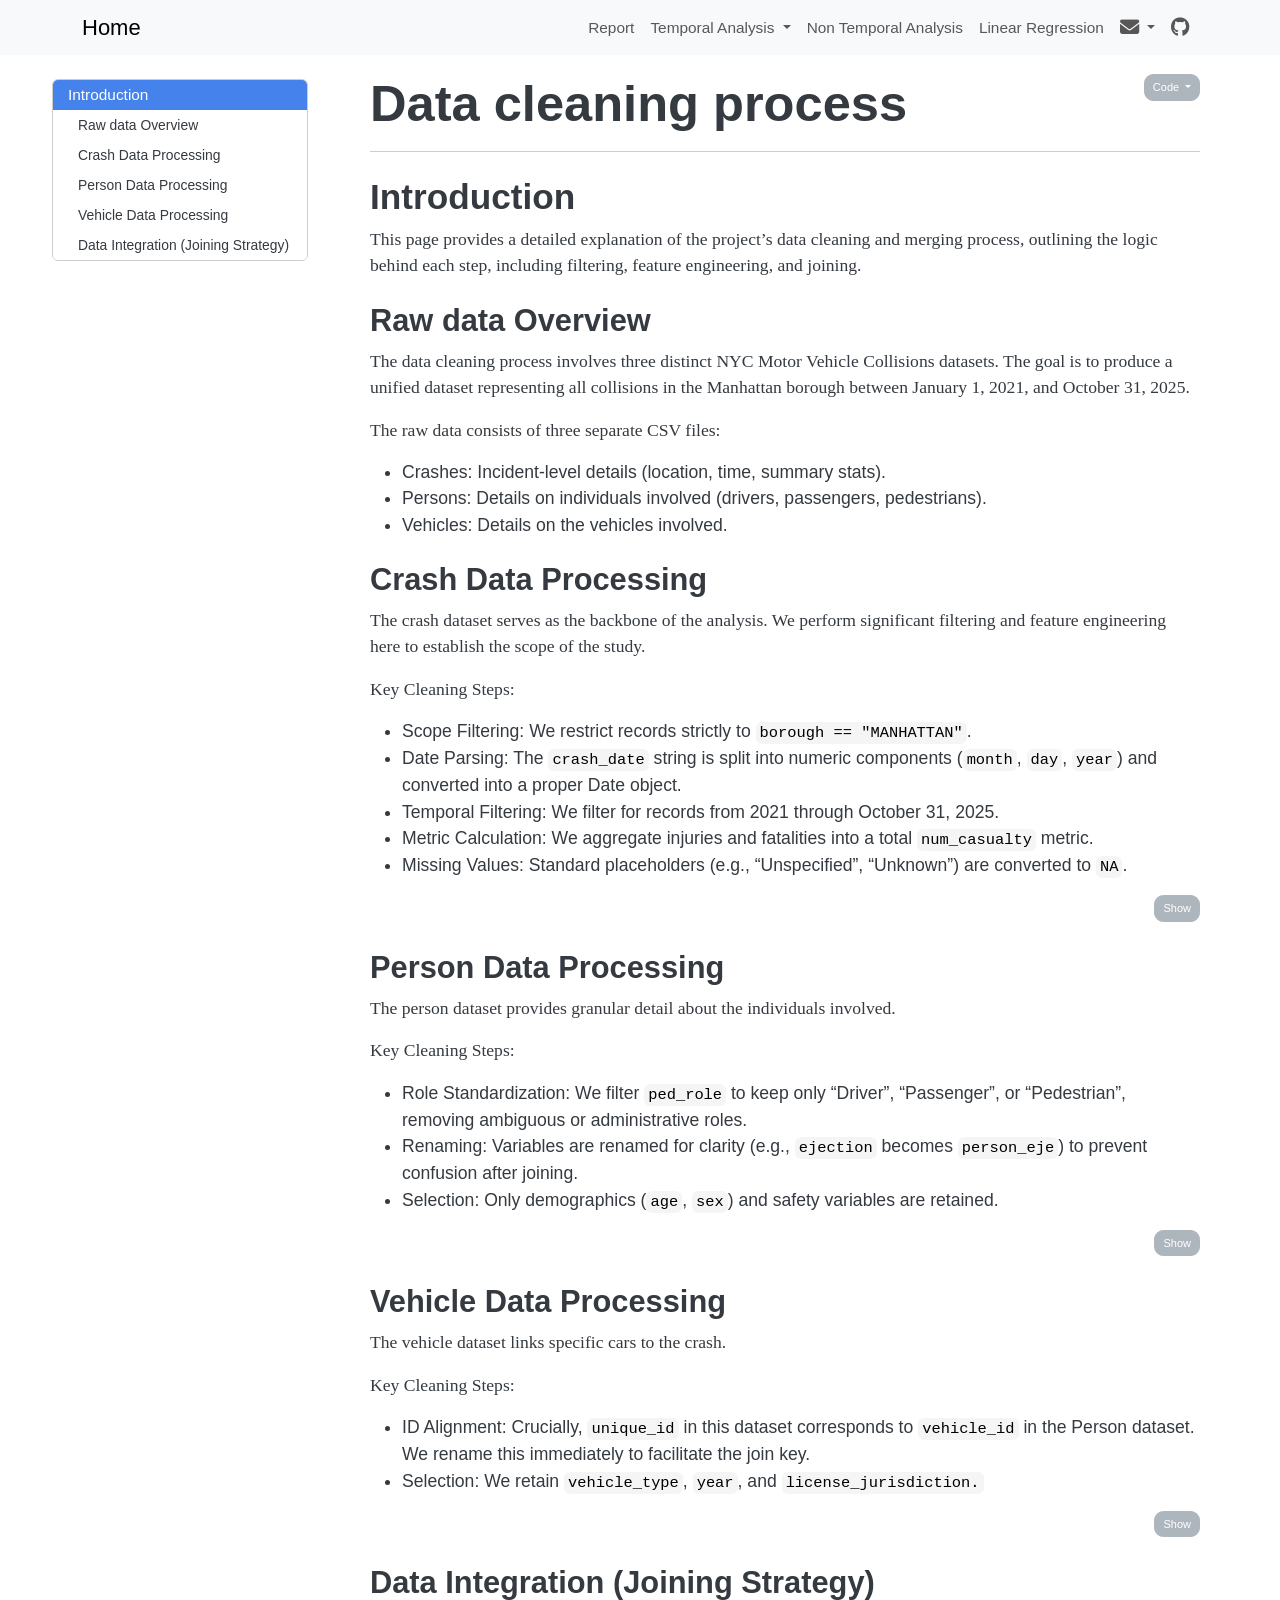
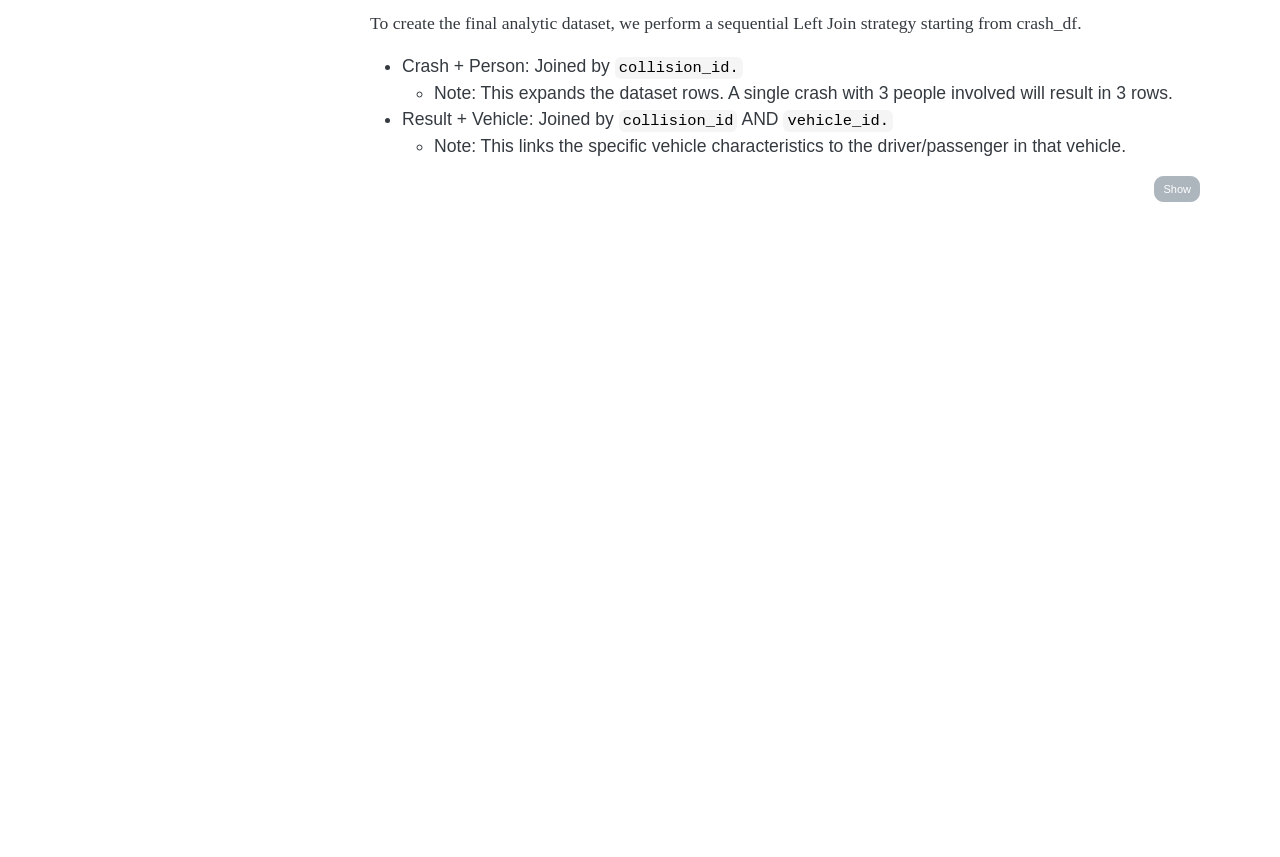
<file: data_clean.html>
<!DOCTYPE html>

<html>

<head>

<meta charset="utf-8" />
<meta name="generator" content="pandoc" />
<meta http-equiv="X-UA-Compatible" content="IE=EDGE" />




<title>Data cleaning process</title>

<script src="site_libs/header-attrs-2.29/header-attrs.js"></script>
<script src="site_libs/jquery-3.6.0/jquery-3.6.0.min.js"></script>
<meta name="viewport" content="width=device-width, initial-scale=1, shrink-to-fit=no" />
<link href="site_libs/bootstrap-5.3.1/bootstrap.min.css" rel="stylesheet" />
<script src="site_libs/bootstrap-5.3.1/bootstrap.bundle.min.js"></script>
<script src="site_libs/bs3compat-0.9.0/transition.js"></script>
<script src="site_libs/bs3compat-0.9.0/tabs.js"></script>
<script src="site_libs/bs3compat-0.9.0/bs3compat.js"></script>
<script src="site_libs/jqueryui-1.13.2/jquery-ui.min.js"></script>
<link href="site_libs/tocify-1.9.1/jquery.tocify.css" rel="stylesheet" />
<script src="site_libs/tocify-1.9.1/jquery.tocify.js"></script>
<script src="site_libs/navigation-1.1/tabsets.js"></script>
<script src="site_libs/navigation-1.1/codefolding.js"></script>
<link href="site_libs/highlightjs-9.12.0/default.css" rel="stylesheet" />
<script src="site_libs/highlightjs-9.12.0/highlight.js"></script>
<link href="site_libs/font-awesome-6.5.2/css/all.min.css" rel="stylesheet" />
<link href="site_libs/font-awesome-6.5.2/css/v4-shims.min.css" rel="stylesheet" />

<style type="text/css">
  code{white-space: pre-wrap;}
  span.smallcaps{font-variant: small-caps;}
  span.underline{text-decoration: underline;}
  div.column{display: inline-block; vertical-align: top; width: 50%;}
  div.hanging-indent{margin-left: 1.5em; text-indent: -1.5em;}
  ul.task-list{list-style: none;}
    </style>

<style type="text/css">code{white-space: pre;}</style>
<script type="text/javascript">
if (window.hljs) {
  hljs.configure({languages: []});
  hljs.initHighlightingOnLoad();
  if (document.readyState && document.readyState === "complete") {
    window.setTimeout(function() { hljs.initHighlighting(); }, 0);
  }
}
</script>









<style type = "text/css">
.main-container {
  max-width: 940px;
  margin-left: auto;
  margin-right: auto;
}
img {
  max-width:100%;
}
.tabbed-pane {
  padding-top: 12px;
}
.html-widget {
  margin-bottom: 20px;
}
button.code-folding-btn:focus {
  outline: none;
}
summary {
  display: list-item;
}
details > summary > p:only-child {
  display: inline;
}
pre code {
  padding: 0;
}
</style>


<style type="text/css">
.dropdown-submenu {
  position: relative;
}
.dropdown-submenu>.dropdown-menu {
  top: 0;
  left: 100%;
  margin-top: -6px;
  margin-left: -1px;
  border-radius: 0 6px 6px 6px;
}
.dropdown-submenu:hover>.dropdown-menu {
  display: block;
}
.dropdown-submenu>a:after {
  display: block;
  content: " ";
  float: right;
  width: 0;
  height: 0;
  border-color: transparent;
  border-style: solid;
  border-width: 5px 0 5px 5px;
  border-left-color: #cccccc;
  margin-top: 5px;
  margin-right: -10px;
}
.dropdown-submenu:hover>a:after {
  border-left-color: #adb5bd;
}
.dropdown-submenu.pull-left {
  float: none;
}
.dropdown-submenu.pull-left>.dropdown-menu {
  left: -100%;
  margin-left: 10px;
  border-radius: 6px 0 6px 6px;
}
</style>

<script type="text/javascript">
// manage active state of menu based on current page
$(document).ready(function () {
  // active menu anchor
  href = window.location.pathname
  href = href.substr(href.lastIndexOf('/') + 1)
  if (href === "")
    href = "index.html";
  var menuAnchor = $('a[href="' + href + '"]');

  // mark the anchor link active (and if it's in a dropdown, also mark that active)
  var dropdown = menuAnchor.closest('li.dropdown');
  if (window.bootstrap) { // Bootstrap 4+
    menuAnchor.addClass('active');
    dropdown.find('> .dropdown-toggle').addClass('active');
  } else { // Bootstrap 3
    menuAnchor.parent().addClass('active');
    dropdown.addClass('active');
  }

  // Navbar adjustments
  var navHeight = $(".navbar").first().height() + 15;
  var style = document.createElement('style');
  var pt = "padding-top: " + navHeight + "px; ";
  var mt = "margin-top: -" + navHeight + "px; ";
  var css = "";
  // offset scroll position for anchor links (for fixed navbar)
  for (var i = 1; i <= 6; i++) {
    css += ".section h" + i + "{ " + pt + mt + "}\n";
  }
  style.innerHTML = "body {" + pt + "padding-bottom: 40px; }\n" + css;
  document.head.appendChild(style);
});
</script>

<!-- tabsets -->

<style type="text/css">
.tabset-dropdown > .nav-tabs {
  display: inline-table;
  max-height: 500px;
  min-height: 44px;
  overflow-y: auto;
  border: 1px solid #ddd;
  border-radius: 4px;
}

.tabset-dropdown > .nav-tabs > li.active:before, .tabset-dropdown > .nav-tabs.nav-tabs-open:before {
  content: "\e259";
  font-family: 'Glyphicons Halflings';
  display: inline-block;
  padding: 10px;
  border-right: 1px solid #ddd;
}

.tabset-dropdown > .nav-tabs.nav-tabs-open > li.active:before {
  content: "\e258";
  font-family: 'Glyphicons Halflings';
  border: none;
}

.tabset-dropdown > .nav-tabs > li.active {
  display: block;
}

.tabset-dropdown > .nav-tabs > li > a,
.tabset-dropdown > .nav-tabs > li > a:focus,
.tabset-dropdown > .nav-tabs > li > a:hover {
  border: none;
  display: inline-block;
  border-radius: 4px;
  background-color: transparent;
}

.tabset-dropdown > .nav-tabs.nav-tabs-open > li {
  display: block;
  float: none;
}

.tabset-dropdown > .nav-tabs > li {
  display: none;
}
</style>

<!-- code folding -->
<style type="text/css">
.code-folding-btn { margin-bottom: 4px; }
</style>



<style type="text/css">

#TOC {
  margin: 25px 0px 20px 0px;
}
@media (max-width: 768px) {
#TOC {
  position: relative;
  width: 100%;
}
}

@media print {
.toc-content {
  /* see https://github.com/w3c/csswg-drafts/issues/4434 */
  float: right;
}
}

.toc-content {
  padding-left: 30px;
  padding-right: 40px;
}

div.main-container {
  max-width: 1200px;
}

div.tocify {
  width: 20%;
  max-width: 260px;
  max-height: 85%;
}

@media (min-width: 768px) and (max-width: 991px) {
  div.tocify {
    width: 25%;
  }
}

@media (max-width: 767px) {
  div.tocify {
    width: 100%;
    max-width: none;
  }
}

.tocify ul, .tocify li {
  line-height: 20px;
}

.tocify-subheader .tocify-item {
  font-size: 0.90em;
}

.tocify .list-group-item {
  border-radius: 0px;
}


</style>



</head>

<body>


<div class="container-fluid main-container">


<!-- setup 3col/9col grid for toc_float and main content  -->
<div class="row">
<div class="col-xs-12 col-sm-4 col-md-3">
<div id="TOC" class="tocify">
</div>
</div>

<div class="toc-content col-xs-12 col-sm-8 col-md-9">




<div class="navbar navbar-default  navbar-fixed-top" role="navigation">
  <div class="container">
    <div class="navbar-header">
      <button type="button" class="navbar-toggle collapsed" data-toggle="collapse" data-bs-toggle="collapse" data-target="#navbar" data-bs-target="#navbar">
        <span class="icon-bar"></span>
        <span class="icon-bar"></span>
        <span class="icon-bar"></span>
      </button>
      <a class="navbar-brand" href="index.html">Home</a>
    </div>
    <div id="navbar" class="navbar-collapse collapse">
      <ul class="nav navbar-nav">
        
      </ul>
      <ul class="nav navbar-nav navbar-right">
        <li>
  <a href="report.html">Report</a>
</li>
<li class="dropdown">
  <a href="#" class="dropdown-toggle" data-toggle="dropdown" role="button" data-bs-toggle="dropdown" aria-expanded="false">
    Temporal Analysis
     
    <span class="caret"></span>
  </a>
  <ul class="dropdown-menu" role="menu">
    <li>
      <a href="https://ls4236-shiny.shinyapps.io/Temporal_trend_shiny/">Temporal Trend Overview (Shiny)</a>
    </li>
    <li>
      <a href="Temporal_data_analysis.html">Data Analysis</a>
    </li>
    <li>
      <a href="Predictive_model.html">Predictive Model</a>
    </li>
  </ul>
</li>
<li>
  <a href="Non_Temporal.html">Non Temporal Analysis</a>
</li>
<li>
  <a href="Linea_Regression.html">Linear Regression</a>
</li>
<li class="dropdown">
  <a href="#" class="dropdown-toggle" data-toggle="dropdown" role="button" data-bs-toggle="dropdown" aria-expanded="false">
    <span class="fa fa-envelope fa-lg"></span>
     
     
    <span class="caret"></span>
  </a>
  <ul class="dropdown-menu" role="menu">
    <li>
      <a href="mailto:&lt;yd2865@cumc.columbia.edu&gt;">Yan Duan</a>
    </li>
    <li>
      <a href="mailto:&lt;cd3591@cumc.columbia.edu&gt;">Anny Ding</a>
    </li>
    <li>
      <a href="mailto:&lt;ls4236@cumc.columbia.edu&gt;">Liliang Su</a>
    </li>
    <li>
      <a href="mailto:&lt;hc3654@cumc.columbia.edu&gt;">Haohua Chen</a>
    </li>
    <li>
      <a href="mailto:&lt;cz2955@cumc.columbia.edu&gt;">Chenhao Zheng</a>
    </li>
  </ul>
</li>
<li>
  <a href="https://github.com/LiliangSu103/p8105_final_project/tree/main">
    <span class="fa fa-github fa-lg"></span>
     
  </a>
</li>
      </ul>
    </div><!--/.nav-collapse -->
  </div><!--/.container -->
</div><!--/.navbar -->

<div id="header">

<div class="btn-group pull-right float-right">
<button type="button" class="btn btn-default btn-xs btn-secondary btn-sm dropdown-toggle" data-toggle="dropdown" data-bs-toggle="dropdown" aria-haspopup="true" aria-expanded="false"><span>Code</span> <span class="caret"></span></button>
<ul class="dropdown-menu dropdown-menu-right" style="min-width: 50px;">
<li><a id="rmd-show-all-code" href="#">Show All Code</a></li>
<li><a id="rmd-hide-all-code" href="#">Hide All Code</a></li>
</ul>
</div>



<h1 class="title toc-ignore">Data cleaning process</h1>

</div>


<hr />
<div id="introduction" class="section level2">
<h2>Introduction</h2>
<p>This page provides a detailed explanation of the project’s data
cleaning and merging process, outlining the logic behind each step,
including filtering, feature engineering, and joining.</p>
<div id="raw-data-overview" class="section level3">
<h3>Raw data Overview</h3>
<p>The data cleaning process involves three distinct NYC Motor Vehicle
Collisions datasets. The goal is to produce a unified dataset
representing all collisions in the Manhattan borough between January 1,
2021, and October 31, 2025.</p>
<p>The raw data consists of three separate CSV files:</p>
<ul>
<li>Crashes: Incident-level details (location, time, summary
stats).</li>
<li>Persons: Details on individuals involved (drivers, passengers,
pedestrians).</li>
<li>Vehicles: Details on the vehicles involved.</li>
</ul>
</div>
<div id="crash-data-processing" class="section level3">
<h3>Crash Data Processing</h3>
<p>The crash dataset serves as the backbone of the analysis. We perform
significant filtering and feature engineering here to establish the
scope of the study.</p>
<p>Key Cleaning Steps:</p>
<ul>
<li>Scope Filtering: We restrict records strictly to
<code>borough == "MANHATTAN"</code>.</li>
<li>Date Parsing: The <code>crash_date</code> string is split into
numeric components (<code>month</code>, <code>day</code>,
<code>year</code>) and converted into a proper Date object.</li>
<li>Temporal Filtering: We filter for records from 2021 through October
31, 2025.</li>
<li>Metric Calculation: We aggregate injuries and fatalities into a
total <code>num_casualty</code> metric.</li>
<li>Missing Values: Standard placeholders (e.g., “Unspecified”,
“Unknown”) are converted to <code>NA</code>.</li>
</ul>
<pre class="r"><code>crash_df = read_csv(&quot;./data/Motor_Vehicle_Collisions_-_Crashes_20251031.csv&quot;, na = c(&quot;Unspecified&quot;, &quot;Does Not Apply&quot;, &quot;Unknown&quot;, &quot;NA&quot;, &quot;.&quot;, &quot;&quot;)) |&gt; 
  janitor::clean_names() |&gt; 
  # Keep only Manhattan records
  filter(borough == &quot;MANHATTAN&quot;) |&gt;
  
  # Date Decomposition
  separate(
    crash_date,
    into = c(&quot;month&quot;, &quot;day&quot;, &quot;year&quot;),
    sep = &quot;/&quot;
  ) |&gt; 
  # Feature Engineering
  mutate(year = as.numeric(year),
         month = as.numeric(month),
         day = as.numeric(day),
         hour = hour(crash_time),
         num_injured = number_of_pedestrians_injured + number_of_cyclist_injured + number_of_motorist_injured,
         num_killed = number_of_pedestrians_killed + number_of_cyclist_killed + number_of_motorist_killed,
         num_casualty = num_injured + num_killed,
         crash_date_full = make_date(year, month, day), 
         day_of_week = wday(crash_date_full, label = TRUE, abbr = FALSE)
         ) |&gt;
  # Temporal Filtering: keep data from Jan 1, 2021 up to October 31, 2025. 
  filter(
    year %in% 2021:2025 &amp;
    !(year == 2025 &amp; month == 11),
  ) |&gt; 
  relocate(collision_id, year, month, day, hour, day_of_week) |&gt; 
  # Column Selection &amp; Ordering
  select(collision_id, year, month, day, hour, day_of_week, crash_time, zip_code, latitude, longitude,  num_injured, num_killed, num_casualty) |&gt; 
  arrange(year, month, day, hour)</code></pre>
</div>
<div id="person-data-processing" class="section level3">
<h3>Person Data Processing</h3>
<p>The person dataset provides granular detail about the individuals
involved.</p>
<p>Key Cleaning Steps:</p>
<ul>
<li>Role Standardization: We filter <code>ped_role</code> to keep only
“Driver”, “Passenger”, or “Pedestrian”, removing ambiguous or
administrative roles.</li>
<li>Renaming: Variables are renamed for clarity (e.g.,
<code>ejection</code> becomes <code>person_eje</code>) to prevent
confusion after joining.</li>
<li>Selection: Only demographics (<code>age</code>, <code>sex</code>)
and safety variables are retained.</li>
</ul>
<pre class="r"><code>person_df = read_csv(&quot;./data/Motor_Vehicle_Collisions_-_Person_20251031.csv&quot;, na = c(&quot;Unspecified&quot;, &quot;Does Not Apply&quot;, &quot;Unknown&quot;, &quot;NA&quot;, &quot;.&quot;, &quot;&quot;)) |&gt; 
  janitor::clean_names() |&gt; 
  # keep predictors of interests
  select(collision_id, unique_id, vehicle_id, person_type, person_age, ejection, safety_equipment, ped_role, person_sex) |&gt; 
  # keep 3 kinds of main categories of person_role, which account for 99% cases (&quot;registrant&quot; duplicates &quot;driver&quot; most the time)
  filter(ped_role %in% c(&quot;Driver&quot;, &quot;Passenger&quot;, &quot;Pedestrian&quot;)) |&gt; 
  # use reasonable names
  rename(person_role = ped_role,
         person_eje = ejection,
         person_safe_equip = safety_equipment,
         person_id = unique_id)</code></pre>
</div>
<div id="vehicle-data-processing" class="section level3">
<h3>Vehicle Data Processing</h3>
<p>The vehicle dataset links specific cars to the crash.</p>
<p>Key Cleaning Steps:</p>
<ul>
<li>ID Alignment: Crucially, <code>unique_id</code> in this dataset
corresponds to <code>vehicle_id</code> in the Person dataset. We rename
this immediately to facilitate the join key.</li>
<li>Selection: We retain <code>vehicle_type</code>, <code>year</code>,
and <code>license_jurisdiction.</code></li>
</ul>
<pre class="r"><code>vehicle_df = read_csv(&quot;./data/Motor_Vehicle_Collisions_-_Vehicles_20251031.csv&quot;, na = c(&quot;Unspecified&quot;, &quot;Does Not Apply&quot;, &quot;Unknown&quot;, &quot;NA&quot;, &quot;.&quot;, &quot;&quot;)) |&gt; 
  janitor::clean_names() |&gt; 
  # keep predictors of interests
  select(collision_id, unique_id, vehicle_type, vehicle_year, driver_license_status, driver_license_jurisdiction) |&gt; 
  # the unqiue_id in vehicle_df is actually the vehicle_id in person_df, rename it for data joining
  rename(vehicle_id = unique_id)</code></pre>
</div>
<div id="data-integration-joining-strategy" class="section level3">
<h3>Data Integration (Joining Strategy)</h3>
<p>To create the final analytic dataset, we perform a sequential Left
Join strategy starting from crash_df.</p>
<ul>
<li>Crash + Person: Joined by <code>collision_id.</code>
<ul>
<li>Note: This expands the dataset rows. A single crash with 3 people
involved will result in 3 rows.</li>
</ul></li>
<li>Result + Vehicle: Joined by <code>collision_id</code> AND
<code>vehicle_id.</code>
<ul>
<li>Note: This links the specific vehicle characteristics to the
driver/passenger in that vehicle.</li>
</ul></li>
</ul>
<pre class="r"><code># links every person to their crash details using &#39;collision_id&#39;.
collision_df = crash_df |&gt;
  left_join(person_df, by = &quot;collision_id&quot;) |&gt; 
# links drivers/passengers to their vehicle details using both &#39;collision_id&#39; and &#39;vehicle_id&#39;
  left_join(vehicle_df, by = c(&quot;collision_id&quot;, &quot;vehicle_id&quot;)) |&gt; 
  relocate(collision_id, vehicle_id, person_id, year, month, day, hour, day_of_week, crash_time, zip_code, latitude, longitude,  num_injured, num_killed, num_casualty, vehicle_type, vehicle_year, driver_license_status, driver_license_jurisdiction, person_type, person_role, person_age, person_sex, person_eje, person_safe_equip)

write_csv(collision_df, &quot;./data/collision_df.csv&quot;)</code></pre>
</div>
</div>



</div>
</div>

</div>

<script>

// add bootstrap table styles to pandoc tables
function bootstrapStylePandocTables() {
  $('tr.odd').parent('tbody').parent('table').addClass('table table-condensed');
}
$(document).ready(function () {
  bootstrapStylePandocTables();
});


</script>

<!-- tabsets -->

<script>
$(document).ready(function () {
  window.buildTabsets("TOC");
});

$(document).ready(function () {
  $('.tabset-dropdown > .nav-tabs > li').click(function () {
    $(this).parent().toggleClass('nav-tabs-open');
  });
});
</script>

<!-- code folding -->
<script>
$(document).ready(function () {
  window.initializeCodeFolding("hide" === "show");
});
</script>

<script>
$(document).ready(function ()  {

    // temporarily add toc-ignore selector to headers for the consistency with Pandoc
    $('.unlisted.unnumbered').addClass('toc-ignore')

    // move toc-ignore selectors from section div to header
    $('div.section.toc-ignore')
        .removeClass('toc-ignore')
        .children('h1,h2,h3,h4,h5').addClass('toc-ignore');

    // establish options
    var options = {
      selectors: "h1,h2,h3",
      theme: "bootstrap3",
      context: '.toc-content',
      hashGenerator: function (text) {
        return text.replace(/[.\\/?&!#<>]/g, '').replace(/\s/g, '_');
      },
      ignoreSelector: ".toc-ignore",
      scrollTo: 0
    };
    options.showAndHide = true;
    options.smoothScroll = true;

    // tocify
    var toc = $("#TOC").tocify(options).data("toc-tocify");
});
</script>

<!-- dynamically load mathjax for compatibility with self-contained -->
<script>
  (function () {
    var script = document.createElement("script");
    script.type = "text/javascript";
    script.src  = "https://mathjax.rstudio.com/latest/MathJax.js?config=TeX-AMS-MML_HTMLorMML";
    document.getElementsByTagName("head")[0].appendChild(script);
  })();
</script>

</body>
</html>
</file>
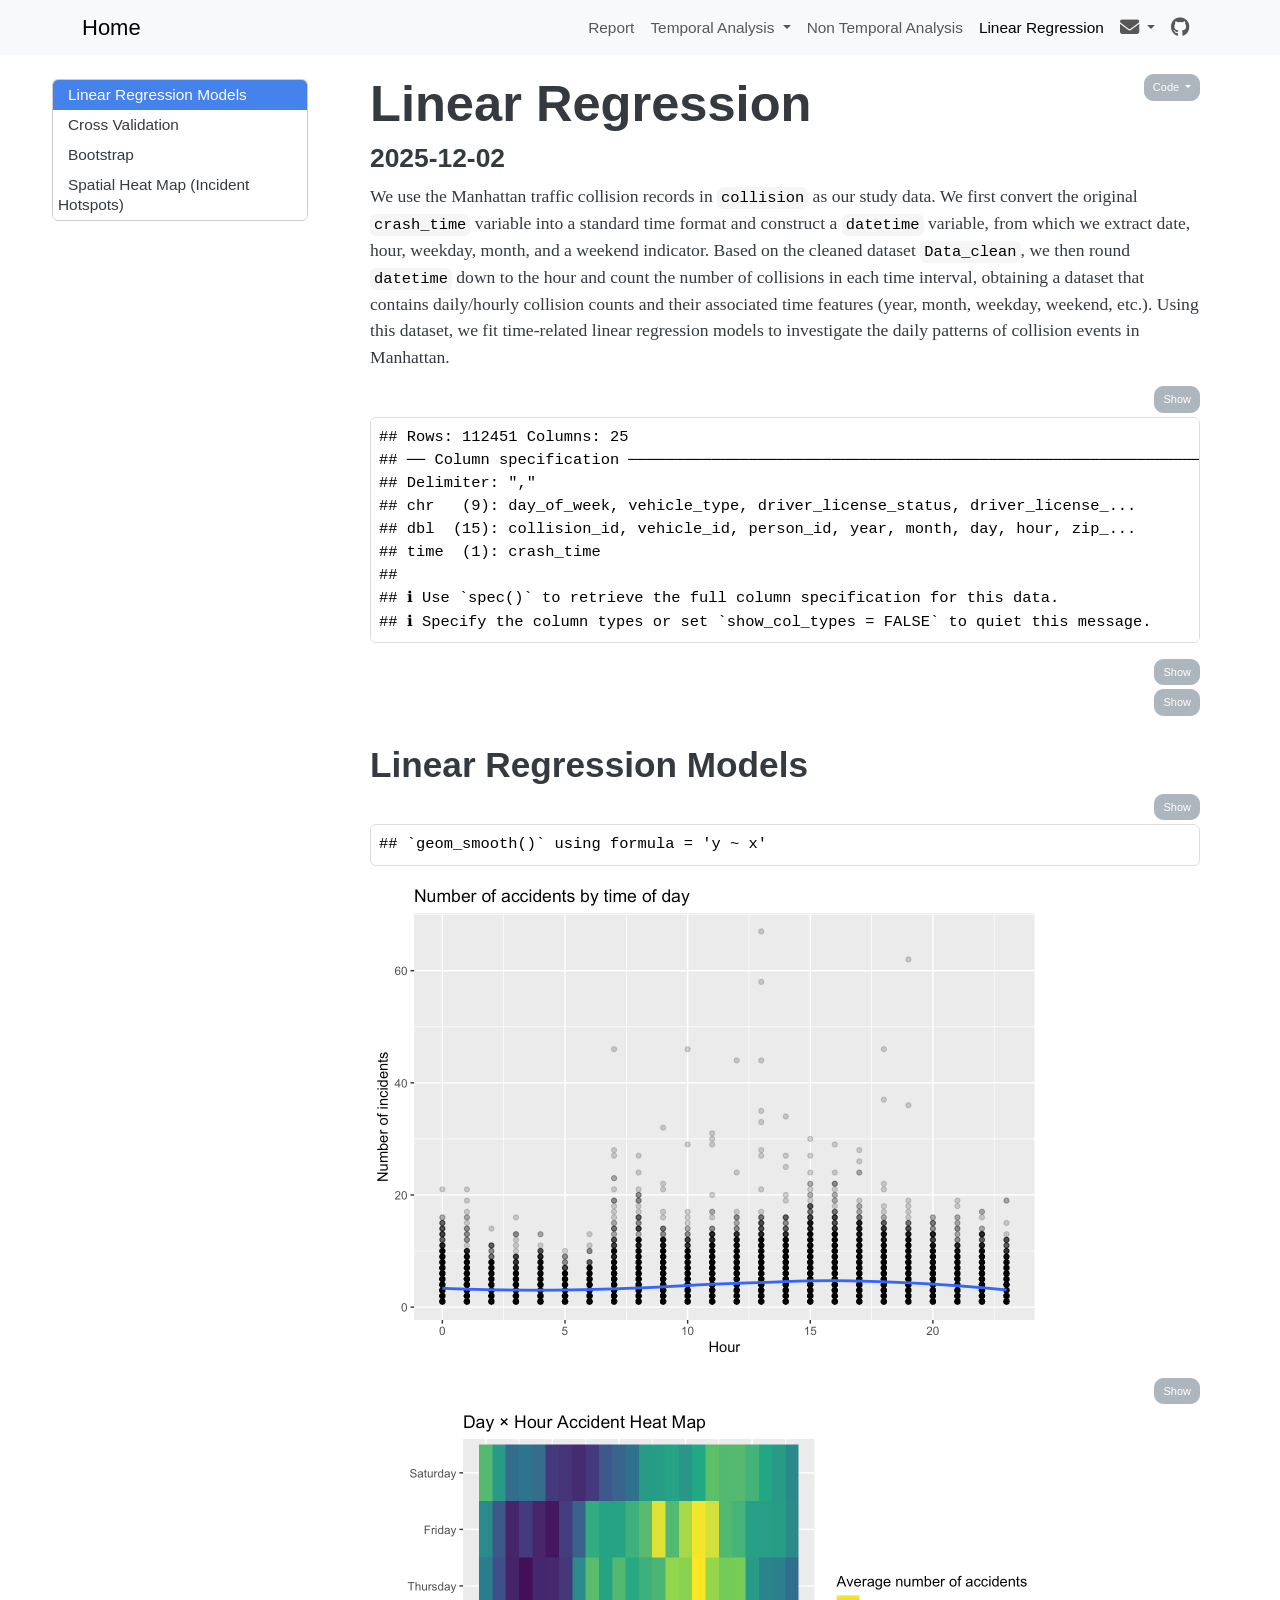
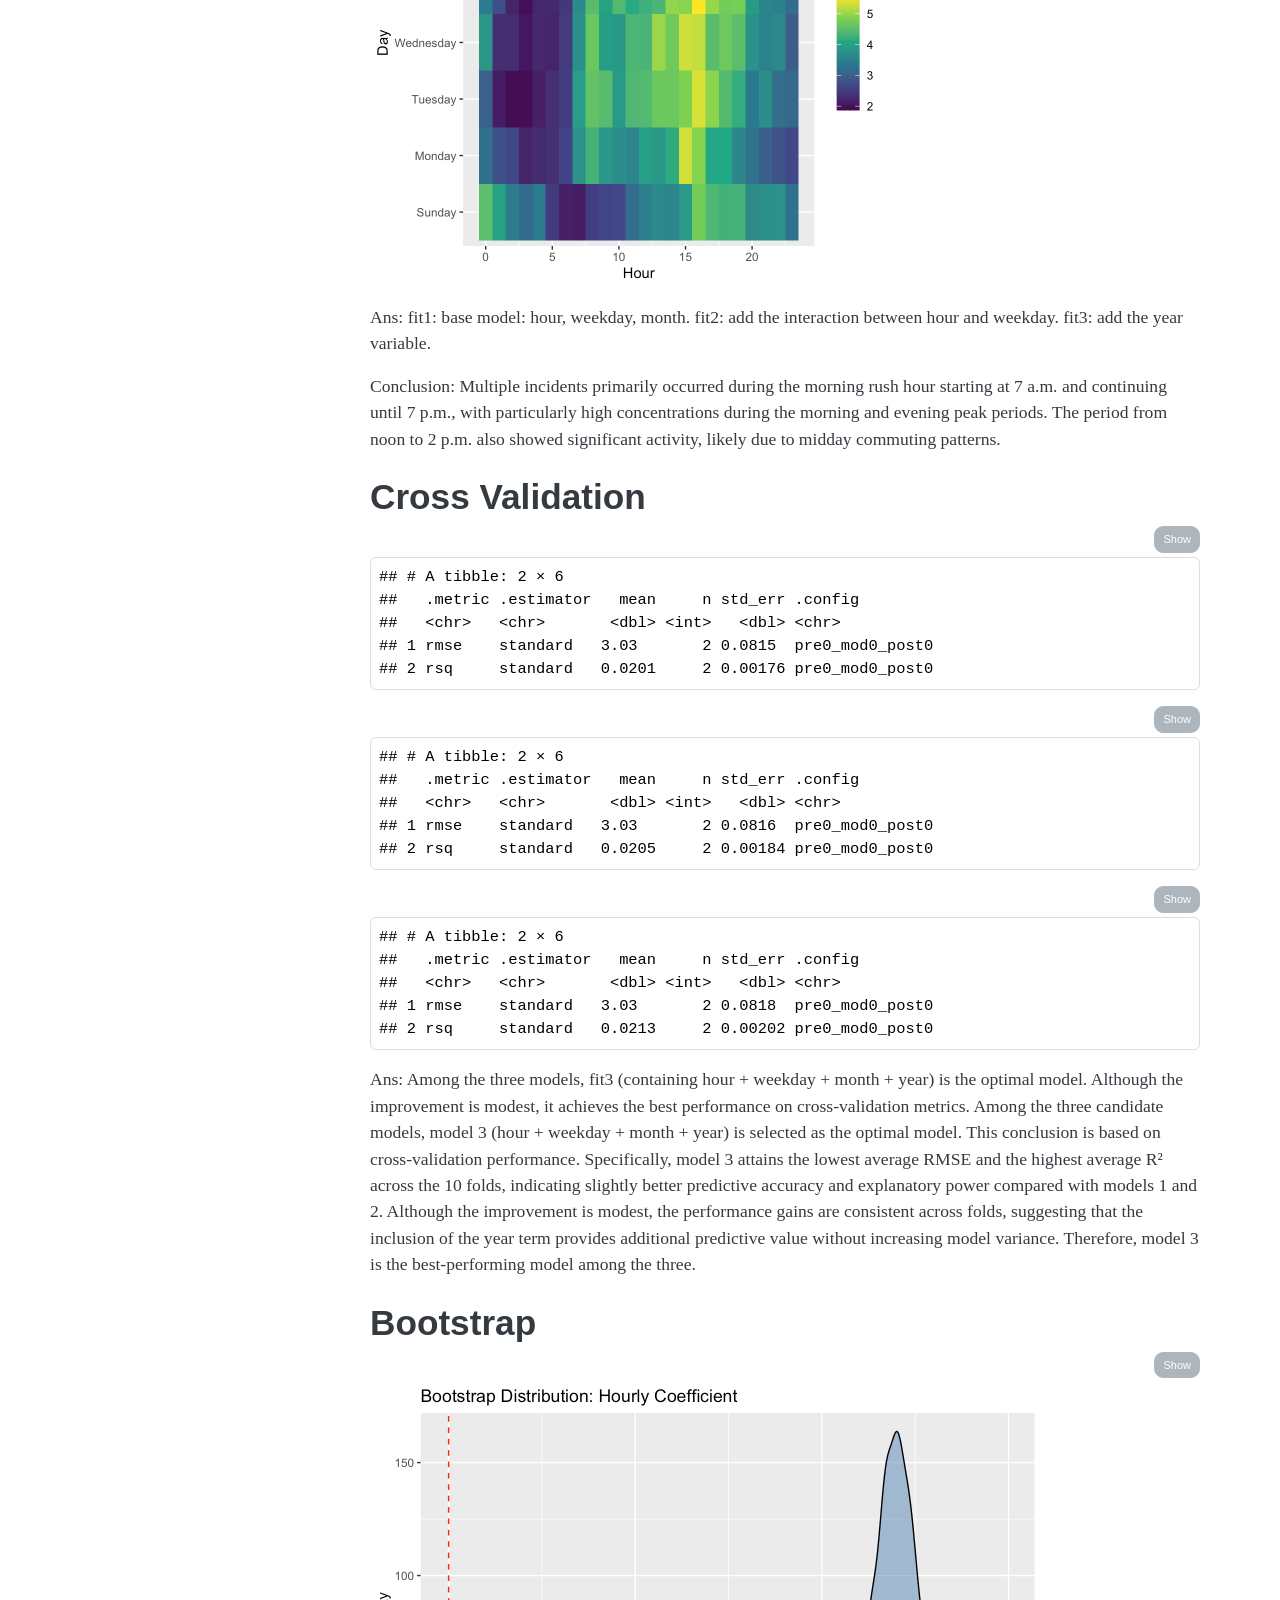
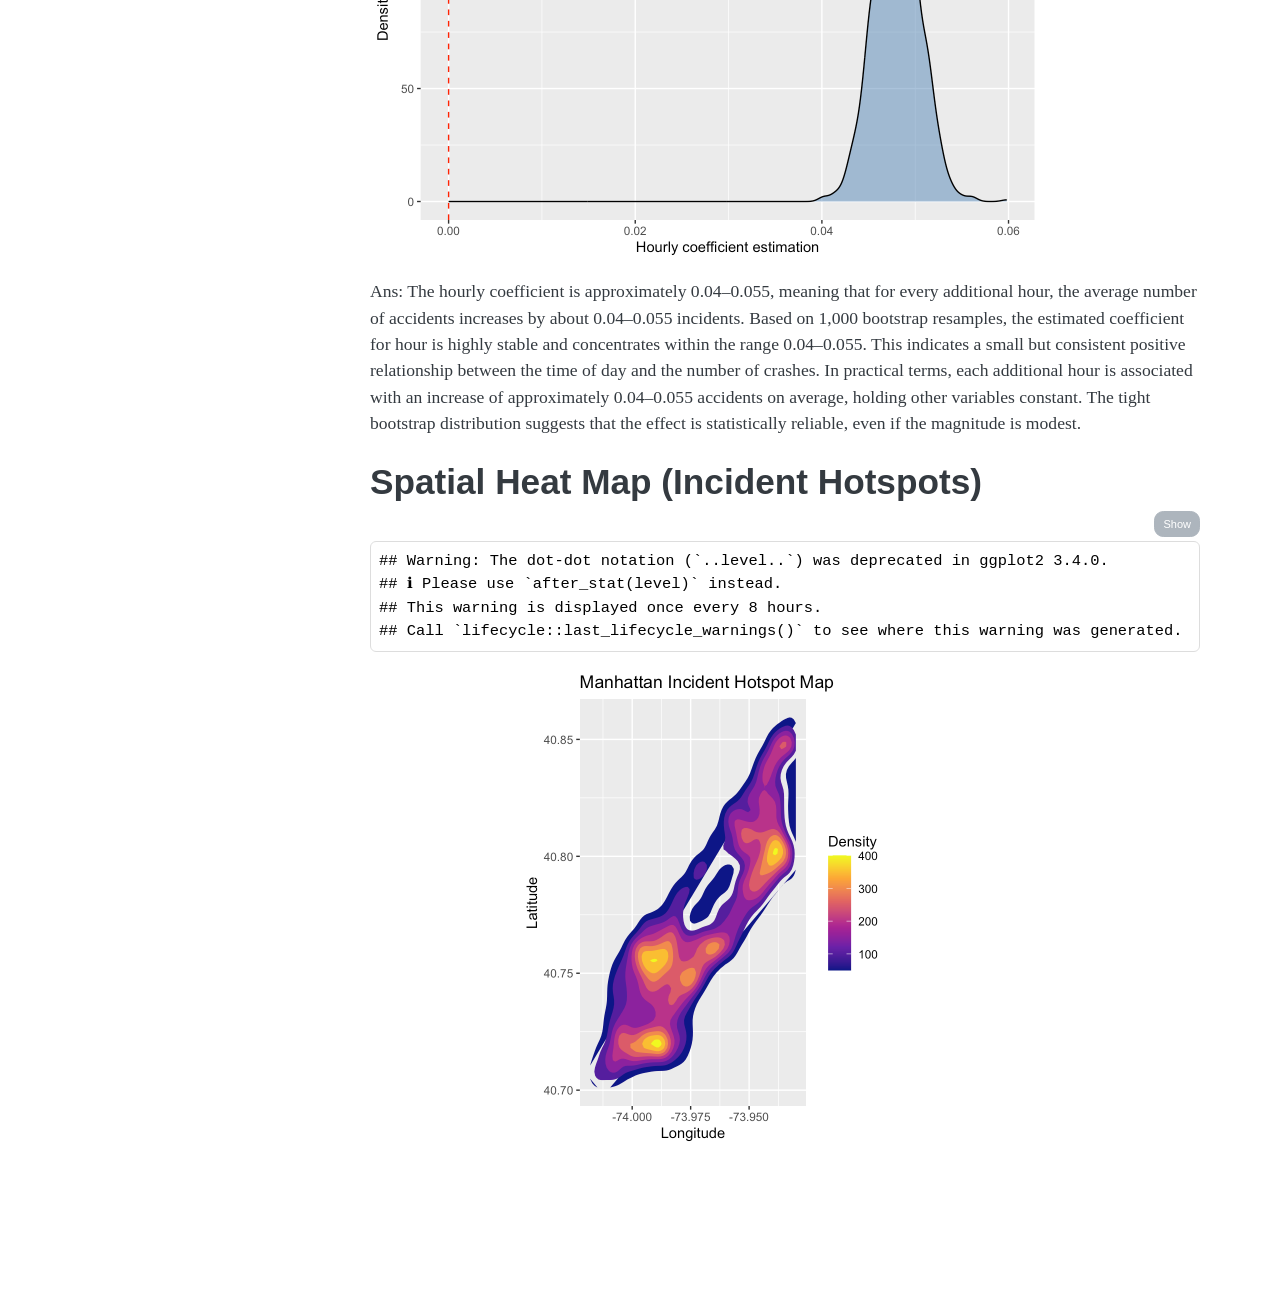
<file: Linea_Regression.html>
<!DOCTYPE html>

<html>

<head>

<meta charset="utf-8" />
<meta name="generator" content="pandoc" />
<meta http-equiv="X-UA-Compatible" content="IE=EDGE" />



<meta name="date" content="2025-12-02" />

<title>Linear Regression</title>

<script src="site_libs/header-attrs-2.29/header-attrs.js"></script>
<script src="site_libs/jquery-3.6.0/jquery-3.6.0.min.js"></script>
<meta name="viewport" content="width=device-width, initial-scale=1, shrink-to-fit=no" />
<link href="site_libs/bootstrap-5.3.1/bootstrap.min.css" rel="stylesheet" />
<script src="site_libs/bootstrap-5.3.1/bootstrap.bundle.min.js"></script>
<script src="site_libs/bs3compat-0.9.0/transition.js"></script>
<script src="site_libs/bs3compat-0.9.0/tabs.js"></script>
<script src="site_libs/bs3compat-0.9.0/bs3compat.js"></script>
<script src="site_libs/jqueryui-1.13.2/jquery-ui.min.js"></script>
<link href="site_libs/tocify-1.9.1/jquery.tocify.css" rel="stylesheet" />
<script src="site_libs/tocify-1.9.1/jquery.tocify.js"></script>
<script src="site_libs/navigation-1.1/tabsets.js"></script>
<script src="site_libs/navigation-1.1/codefolding.js"></script>
<link href="site_libs/highlightjs-9.12.0/default.css" rel="stylesheet" />
<script src="site_libs/highlightjs-9.12.0/highlight.js"></script>
<link href="site_libs/font-awesome-6.5.2/css/all.min.css" rel="stylesheet" />
<link href="site_libs/font-awesome-6.5.2/css/v4-shims.min.css" rel="stylesheet" />

<style type="text/css">
  code{white-space: pre-wrap;}
  span.smallcaps{font-variant: small-caps;}
  span.underline{text-decoration: underline;}
  div.column{display: inline-block; vertical-align: top; width: 50%;}
  div.hanging-indent{margin-left: 1.5em; text-indent: -1.5em;}
  ul.task-list{list-style: none;}
    </style>

<style type="text/css">code{white-space: pre;}</style>
<script type="text/javascript">
if (window.hljs) {
  hljs.configure({languages: []});
  hljs.initHighlightingOnLoad();
  if (document.readyState && document.readyState === "complete") {
    window.setTimeout(function() { hljs.initHighlighting(); }, 0);
  }
}
</script>









<style type = "text/css">
.main-container {
  max-width: 940px;
  margin-left: auto;
  margin-right: auto;
}
img {
  max-width:100%;
}
.tabbed-pane {
  padding-top: 12px;
}
.html-widget {
  margin-bottom: 20px;
}
button.code-folding-btn:focus {
  outline: none;
}
summary {
  display: list-item;
}
details > summary > p:only-child {
  display: inline;
}
pre code {
  padding: 0;
}
</style>


<style type="text/css">
.dropdown-submenu {
  position: relative;
}
.dropdown-submenu>.dropdown-menu {
  top: 0;
  left: 100%;
  margin-top: -6px;
  margin-left: -1px;
  border-radius: 0 6px 6px 6px;
}
.dropdown-submenu:hover>.dropdown-menu {
  display: block;
}
.dropdown-submenu>a:after {
  display: block;
  content: " ";
  float: right;
  width: 0;
  height: 0;
  border-color: transparent;
  border-style: solid;
  border-width: 5px 0 5px 5px;
  border-left-color: #cccccc;
  margin-top: 5px;
  margin-right: -10px;
}
.dropdown-submenu:hover>a:after {
  border-left-color: #adb5bd;
}
.dropdown-submenu.pull-left {
  float: none;
}
.dropdown-submenu.pull-left>.dropdown-menu {
  left: -100%;
  margin-left: 10px;
  border-radius: 6px 0 6px 6px;
}
</style>

<script type="text/javascript">
// manage active state of menu based on current page
$(document).ready(function () {
  // active menu anchor
  href = window.location.pathname
  href = href.substr(href.lastIndexOf('/') + 1)
  if (href === "")
    href = "index.html";
  var menuAnchor = $('a[href="' + href + '"]');

  // mark the anchor link active (and if it's in a dropdown, also mark that active)
  var dropdown = menuAnchor.closest('li.dropdown');
  if (window.bootstrap) { // Bootstrap 4+
    menuAnchor.addClass('active');
    dropdown.find('> .dropdown-toggle').addClass('active');
  } else { // Bootstrap 3
    menuAnchor.parent().addClass('active');
    dropdown.addClass('active');
  }

  // Navbar adjustments
  var navHeight = $(".navbar").first().height() + 15;
  var style = document.createElement('style');
  var pt = "padding-top: " + navHeight + "px; ";
  var mt = "margin-top: -" + navHeight + "px; ";
  var css = "";
  // offset scroll position for anchor links (for fixed navbar)
  for (var i = 1; i <= 6; i++) {
    css += ".section h" + i + "{ " + pt + mt + "}\n";
  }
  style.innerHTML = "body {" + pt + "padding-bottom: 40px; }\n" + css;
  document.head.appendChild(style);
});
</script>

<!-- tabsets -->

<style type="text/css">
.tabset-dropdown > .nav-tabs {
  display: inline-table;
  max-height: 500px;
  min-height: 44px;
  overflow-y: auto;
  border: 1px solid #ddd;
  border-radius: 4px;
}

.tabset-dropdown > .nav-tabs > li.active:before, .tabset-dropdown > .nav-tabs.nav-tabs-open:before {
  content: "\e259";
  font-family: 'Glyphicons Halflings';
  display: inline-block;
  padding: 10px;
  border-right: 1px solid #ddd;
}

.tabset-dropdown > .nav-tabs.nav-tabs-open > li.active:before {
  content: "\e258";
  font-family: 'Glyphicons Halflings';
  border: none;
}

.tabset-dropdown > .nav-tabs > li.active {
  display: block;
}

.tabset-dropdown > .nav-tabs > li > a,
.tabset-dropdown > .nav-tabs > li > a:focus,
.tabset-dropdown > .nav-tabs > li > a:hover {
  border: none;
  display: inline-block;
  border-radius: 4px;
  background-color: transparent;
}

.tabset-dropdown > .nav-tabs.nav-tabs-open > li {
  display: block;
  float: none;
}

.tabset-dropdown > .nav-tabs > li {
  display: none;
}
</style>

<!-- code folding -->
<style type="text/css">
.code-folding-btn { margin-bottom: 4px; }
</style>



<style type="text/css">

#TOC {
  margin: 25px 0px 20px 0px;
}
@media (max-width: 768px) {
#TOC {
  position: relative;
  width: 100%;
}
}

@media print {
.toc-content {
  /* see https://github.com/w3c/csswg-drafts/issues/4434 */
  float: right;
}
}

.toc-content {
  padding-left: 30px;
  padding-right: 40px;
}

div.main-container {
  max-width: 1200px;
}

div.tocify {
  width: 20%;
  max-width: 260px;
  max-height: 85%;
}

@media (min-width: 768px) and (max-width: 991px) {
  div.tocify {
    width: 25%;
  }
}

@media (max-width: 767px) {
  div.tocify {
    width: 100%;
    max-width: none;
  }
}

.tocify ul, .tocify li {
  line-height: 20px;
}

.tocify-subheader .tocify-item {
  font-size: 0.90em;
}

.tocify .list-group-item {
  border-radius: 0px;
}


</style>



</head>

<body>


<div class="container-fluid main-container">


<!-- setup 3col/9col grid for toc_float and main content  -->
<div class="row">
<div class="col-xs-12 col-sm-4 col-md-3">
<div id="TOC" class="tocify">
</div>
</div>

<div class="toc-content col-xs-12 col-sm-8 col-md-9">




<div class="navbar navbar-default  navbar-fixed-top" role="navigation">
  <div class="container">
    <div class="navbar-header">
      <button type="button" class="navbar-toggle collapsed" data-toggle="collapse" data-bs-toggle="collapse" data-target="#navbar" data-bs-target="#navbar">
        <span class="icon-bar"></span>
        <span class="icon-bar"></span>
        <span class="icon-bar"></span>
      </button>
      <a class="navbar-brand" href="index.html">Home</a>
    </div>
    <div id="navbar" class="navbar-collapse collapse">
      <ul class="nav navbar-nav">
        
      </ul>
      <ul class="nav navbar-nav navbar-right">
        <li>
  <a href="report.html">Report</a>
</li>
<li class="dropdown">
  <a href="#" class="dropdown-toggle" data-toggle="dropdown" role="button" data-bs-toggle="dropdown" aria-expanded="false">
    Temporal Analysis
     
    <span class="caret"></span>
  </a>
  <ul class="dropdown-menu" role="menu">
    <li>
      <a href="https://ls4236-shiny.shinyapps.io/Temporal_trend_shiny/">Temporal Trend Overview (Shiny)</a>
    </li>
    <li>
      <a href="Temporal_data_analysis.html">Data Analysis</a>
    </li>
    <li>
      <a href="Predictive_model.html">Predictive Model</a>
    </li>
  </ul>
</li>
<li>
  <a href="Non_Temporal.html">Non Temporal Analysis</a>
</li>
<li>
  <a href="Linea_Regression.html">Linear Regression</a>
</li>
<li class="dropdown">
  <a href="#" class="dropdown-toggle" data-toggle="dropdown" role="button" data-bs-toggle="dropdown" aria-expanded="false">
    <span class="fa fa-envelope fa-lg"></span>
     
     
    <span class="caret"></span>
  </a>
  <ul class="dropdown-menu" role="menu">
    <li>
      <a href="mailto:&lt;yd2865@cumc.columbia.edu&gt;">Yan Duan</a>
    </li>
    <li>
      <a href="mailto:&lt;cd3591@cumc.columbia.edu&gt;">Anny Ding</a>
    </li>
    <li>
      <a href="mailto:&lt;ls4236@cumc.columbia.edu&gt;">Liliang Su</a>
    </li>
    <li>
      <a href="mailto:&lt;hc3654@cumc.columbia.edu&gt;">Haohua Chen</a>
    </li>
    <li>
      <a href="mailto:&lt;cz2955@cumc.columbia.edu&gt;">Chenhao Zheng</a>
    </li>
  </ul>
</li>
<li>
  <a href="https://github.com/LiliangSu103/p8105_final_project/tree/main">
    <span class="fa fa-github fa-lg"></span>
     
  </a>
</li>
      </ul>
    </div><!--/.nav-collapse -->
  </div><!--/.container -->
</div><!--/.navbar -->

<div id="header">

<div class="btn-group pull-right float-right">
<button type="button" class="btn btn-default btn-xs btn-secondary btn-sm dropdown-toggle" data-toggle="dropdown" data-bs-toggle="dropdown" aria-haspopup="true" aria-expanded="false"><span>Code</span> <span class="caret"></span></button>
<ul class="dropdown-menu dropdown-menu-right" style="min-width: 50px;">
<li><a id="rmd-show-all-code" href="#">Show All Code</a></li>
<li><a id="rmd-hide-all-code" href="#">Hide All Code</a></li>
</ul>
</div>



<h1 class="title toc-ignore">Linear Regression</h1>
<h4 class="date">2025-12-02</h4>

</div>


<p>We use the Manhattan traffic collision records in
<code>collision</code> as our study data. We first convert the original
<code>crash_time</code> variable into a standard time format and
construct a <code>datetime</code> variable, from which we extract date,
hour, weekday, month, and a weekend indicator. Based on the cleaned
dataset <code>Data_clean</code>, we then round <code>datetime</code>
down to the hour and count the number of collisions in each time
interval, obtaining a dataset that contains daily/hourly collision
counts and their associated time features (year, month, weekday,
weekend, etc.). Using this dataset, we fit time-related linear
regression models to investigate the daily patterns of collision events
in Manhattan.</p>
<pre class="r"><code>Data&lt;-read_csv(&quot;./Data/collision_df.csv&quot;)</code></pre>
<pre><code>## Rows: 112451 Columns: 25
## ── Column specification ──────────────────────────────────────────────────────────────────────────────
## Delimiter: &quot;,&quot;
## chr   (9): day_of_week, vehicle_type, driver_license_status, driver_license_...
## dbl  (15): collision_id, vehicle_id, person_id, year, month, day, hour, zip_...
## time  (1): crash_time
## 
## ℹ Use `spec()` to retrieve the full column specification for this data.
## ℹ Specify the column types or set `show_col_types = FALSE` to quiet this message.</code></pre>
<pre class="r"><code>Data_clean &lt;- Data %&gt;%
mutate(
crash_time = as.character(crash_time),
crash_time = ifelse(nchar(crash_time) == 5, paste0(crash_time, &quot;:00&quot;), crash_time),
datetime = ymd_hms(paste(year, month, day, crash_time)),
hour = hour(datetime),
weekday = wday(datetime, label = TRUE, abbr = FALSE),
month = month(datetime, label = TRUE, abbr = FALSE),
weekend = ifelse(weekday %in% c(&quot;Saturday&quot;,&quot;Sunday&quot;), 1, 0),
date = date(datetime)
) %&gt;%
drop_na(datetime)</code></pre>
<pre class="r"><code>hourly_df &lt;- Data_clean %&gt;%
mutate(datetime_hour = floor_date(datetime, &quot;hour&quot;)) %&gt;%
count(datetime_hour, name = &quot;num_crash&quot;) %&gt;%
mutate(
hour = hour(datetime_hour),
weekday = wday(datetime_hour, label = TRUE, abbr = FALSE, locale = &quot;en_US&quot;),
month = month(datetime_hour, label = TRUE, abbr = FALSE, locale = &quot;en_US&quot;),
year = year(datetime_hour),
weekend = ifelse(weekday %in% c(&quot;Saturday&quot;,&quot;Sunday&quot;), 1, 0)
)</code></pre>
<div id="linear-regression-models" class="section level2">
<h2>Linear Regression Models</h2>
<pre class="r"><code>ggplot(hourly_df, aes(hour, num_crash)) +
geom_point(alpha = 0.2) +
geom_smooth(method = &quot;loess&quot;) +
labs(
title = &quot;Number of accidents by time of day&quot;,
x = &quot;Hour&quot;,
y = &quot;Number of incidents&quot;
)</code></pre>
<pre><code>## `geom_smooth()` using formula = &#39;y ~ x&#39;</code></pre>
<p><img src="Linea_Regression_files/figure-html/unnamed-chunk-4-1.png" width="672" /></p>
<pre class="r"><code>hour_weekday_heat &lt;- hourly_df %&gt;%
group_by(weekday, hour) %&gt;%
summarise(mean_crash = mean(num_crash), .groups = &quot;drop&quot;)

ggplot(hour_weekday_heat, aes(hour, weekday, fill = mean_crash)) +
geom_tile() +
scale_fill_viridis_c() +
labs(title = &quot;Day × Hour Accident Heat Map&quot;, x = &quot;Hour&quot;, y = &quot;Day&quot;, fill = &quot;Average number of accidents&quot;)</code></pre>
<p><img src="Linea_Regression_files/figure-html/unnamed-chunk-4-2.png" width="672" /></p>
<p>Ans: fit1: base model: hour, weekday, month. fit2: add the
interaction between hour and weekday. fit3: add the year variable.</p>
<p>Conclusion: Multiple incidents primarily occurred during the morning
rush hour starting at 7 a.m. and continuing until 7 p.m., with
particularly high concentrations during the morning and evening peak
periods. The period from noon to 2 p.m. also showed significant
activity, likely due to midday commuting patterns.</p>
</div>
<div id="cross-validation" class="section level2">
<h2>Cross Validation</h2>
<pre class="r"><code>set.seed(123)

cv_splits &lt;- vfold_cv(hourly_df, v = 2)

model_spec &lt;- linear_reg() %&gt;%
set_engine(&quot;lm&quot;)

wf1 &lt;- workflow() %&gt;%
add_formula(num_crash ~ hour + weekday + month) %&gt;%
add_model(model_spec)

wf2 &lt;- workflow() %&gt;%
add_formula(num_crash ~ hour * weekday + month) %&gt;%
add_model(model_spec)

wf3 &lt;- workflow() %&gt;%
add_formula(num_crash ~ hour + weekday + month + year) %&gt;%
add_model(model_spec)

cv1 &lt;- fit_resamples(wf1, cv_splits, control = control_resamples(save_pred = TRUE))
cv2 &lt;- fit_resamples(wf2, cv_splits, control = control_resamples(save_pred = TRUE))
cv3 &lt;- fit_resamples(wf3, cv_splits, control = control_resamples(save_pred = TRUE))

cv1_metrics &lt;- collect_metrics(cv1)
cv2_metrics &lt;- collect_metrics(cv2)
cv3_metrics &lt;- collect_metrics(cv3)

cv1_metrics</code></pre>
<pre><code>## # A tibble: 2 × 6
##   .metric .estimator   mean     n std_err .config        
##   &lt;chr&gt;   &lt;chr&gt;       &lt;dbl&gt; &lt;int&gt;   &lt;dbl&gt; &lt;chr&gt;          
## 1 rmse    standard   3.03       2 0.0815  pre0_mod0_post0
## 2 rsq     standard   0.0201     2 0.00176 pre0_mod0_post0</code></pre>
<pre class="r"><code>cv2_metrics</code></pre>
<pre><code>## # A tibble: 2 × 6
##   .metric .estimator   mean     n std_err .config        
##   &lt;chr&gt;   &lt;chr&gt;       &lt;dbl&gt; &lt;int&gt;   &lt;dbl&gt; &lt;chr&gt;          
## 1 rmse    standard   3.03       2 0.0816  pre0_mod0_post0
## 2 rsq     standard   0.0205     2 0.00184 pre0_mod0_post0</code></pre>
<pre class="r"><code>cv3_metrics</code></pre>
<pre><code>## # A tibble: 2 × 6
##   .metric .estimator   mean     n std_err .config        
##   &lt;chr&gt;   &lt;chr&gt;       &lt;dbl&gt; &lt;int&gt;   &lt;dbl&gt; &lt;chr&gt;          
## 1 rmse    standard   3.03       2 0.0818  pre0_mod0_post0
## 2 rsq     standard   0.0213     2 0.00202 pre0_mod0_post0</code></pre>
<p>Ans: Among the three models, fit3 (containing hour + weekday + month
+ year) is the optimal model. Although the improvement is modest, it
achieves the best performance on cross-validation metrics. Among the
three candidate models, model 3 (hour + weekday + month + year) is
selected as the optimal model. This conclusion is based on
cross-validation performance. Specifically, model 3 attains the lowest
average RMSE and the highest average R² across the 10 folds, indicating
slightly better predictive accuracy and explanatory power compared with
models 1 and 2. Although the improvement is modest, the performance
gains are consistent across folds, suggesting that the inclusion of the
year term provides additional predictive value without increasing model
variance. Therefore, model 3 is the best-performing model among the
three.</p>
</div>
<div id="bootstrap" class="section level2">
<h2>Bootstrap</h2>
<pre class="r"><code>boot_df &lt;- hourly_df %&gt;%
rsample::bootstraps(times = 1000) %&gt;%
mutate(
model = map(splits, ~ lm(num_crash ~ hour + weekday + month, data = analysis(.x))),
coef = map(model, broom::tidy)
) %&gt;%
unnest(coef)

boot_df %&gt;%
filter(term == &quot;hour&quot;) %&gt;%
ggplot(aes(x = estimate)) +
geom_density(fill = &quot;steelblue&quot;, alpha = 0.5) +
geom_vline(xintercept = 0, color = &quot;red&quot;, linetype = &quot;dashed&quot;) +
labs(title = &quot;Bootstrap Distribution: Hourly Coefficient&quot;, x = &quot;Hourly coefficient estimation&quot;, y = &quot;Density&quot;)</code></pre>
<p><img src="Linea_Regression_files/figure-html/unnamed-chunk-6-1.png" width="672" /></p>
<p>Ans: The hourly coefficient is approximately 0.04–0.055, meaning that
for every additional hour, the average number of accidents increases by
about 0.04–0.055 incidents. Based on 1,000 bootstrap resamples, the
estimated coefficient for hour is highly stable and concentrates within
the range 0.04–0.055. This indicates a small but consistent positive
relationship between the time of day and the number of crashes. In
practical terms, each additional hour is associated with an increase of
approximately 0.04–0.055 accidents on average, holding other variables
constant. The tight bootstrap distribution suggests that the effect is
statistically reliable, even if the magnitude is modest.</p>
</div>
<div id="spatial-heat-map-incident-hotspots" class="section level2">
<h2>Spatial Heat Map (Incident Hotspots)</h2>
<pre class="r"><code>manhattan_df &lt;- Data_clean %&gt;%
filter(latitude &gt;= 40.7 &amp; latitude &lt;= 40.88,
longitude &gt;= -74.02 &amp; longitude &lt;= -73.93)


ggplot(manhattan_df, aes(x = longitude, y = latitude)) +
stat_density_2d(aes(fill = ..level..), geom = &quot;polygon&quot;, contour = TRUE) +
scale_fill_viridis_c(option = &quot;plasma&quot;) +
coord_fixed() +
labs(title = &quot;Manhattan Incident Hotspot Map&quot;, x = &quot;Longitude&quot;, y = &quot;Latitude&quot;, fill = &quot;Density&quot;)</code></pre>
<pre><code>## Warning: The dot-dot notation (`..level..`) was deprecated in ggplot2 3.4.0.
## ℹ Please use `after_stat(level)` instead.
## This warning is displayed once every 8 hours.
## Call `lifecycle::last_lifecycle_warnings()` to see where this warning was generated.</code></pre>
<p><img src="Linea_Regression_files/figure-html/unnamed-chunk-7-1.png" width="672" /></p>
</div>



</div>
</div>

</div>

<script>

// add bootstrap table styles to pandoc tables
function bootstrapStylePandocTables() {
  $('tr.odd').parent('tbody').parent('table').addClass('table table-condensed');
}
$(document).ready(function () {
  bootstrapStylePandocTables();
});


</script>

<!-- tabsets -->

<script>
$(document).ready(function () {
  window.buildTabsets("TOC");
});

$(document).ready(function () {
  $('.tabset-dropdown > .nav-tabs > li').click(function () {
    $(this).parent().toggleClass('nav-tabs-open');
  });
});
</script>

<!-- code folding -->
<script>
$(document).ready(function () {
  window.initializeCodeFolding("hide" === "show");
});
</script>

<script>
$(document).ready(function ()  {

    // temporarily add toc-ignore selector to headers for the consistency with Pandoc
    $('.unlisted.unnumbered').addClass('toc-ignore')

    // move toc-ignore selectors from section div to header
    $('div.section.toc-ignore')
        .removeClass('toc-ignore')
        .children('h1,h2,h3,h4,h5').addClass('toc-ignore');

    // establish options
    var options = {
      selectors: "h1,h2,h3",
      theme: "bootstrap3",
      context: '.toc-content',
      hashGenerator: function (text) {
        return text.replace(/[.\\/?&!#<>]/g, '').replace(/\s/g, '_');
      },
      ignoreSelector: ".toc-ignore",
      scrollTo: 0
    };
    options.showAndHide = true;
    options.smoothScroll = true;

    // tocify
    var toc = $("#TOC").tocify(options).data("toc-tocify");
});
</script>

<!-- dynamically load mathjax for compatibility with self-contained -->
<script>
  (function () {
    var script = document.createElement("script");
    script.type = "text/javascript";
    script.src  = "https://mathjax.rstudio.com/latest/MathJax.js?config=TeX-AMS-MML_HTMLorMML";
    document.getElementsByTagName("head")[0].appendChild(script);
  })();
</script>

</body>
</html>
</file>
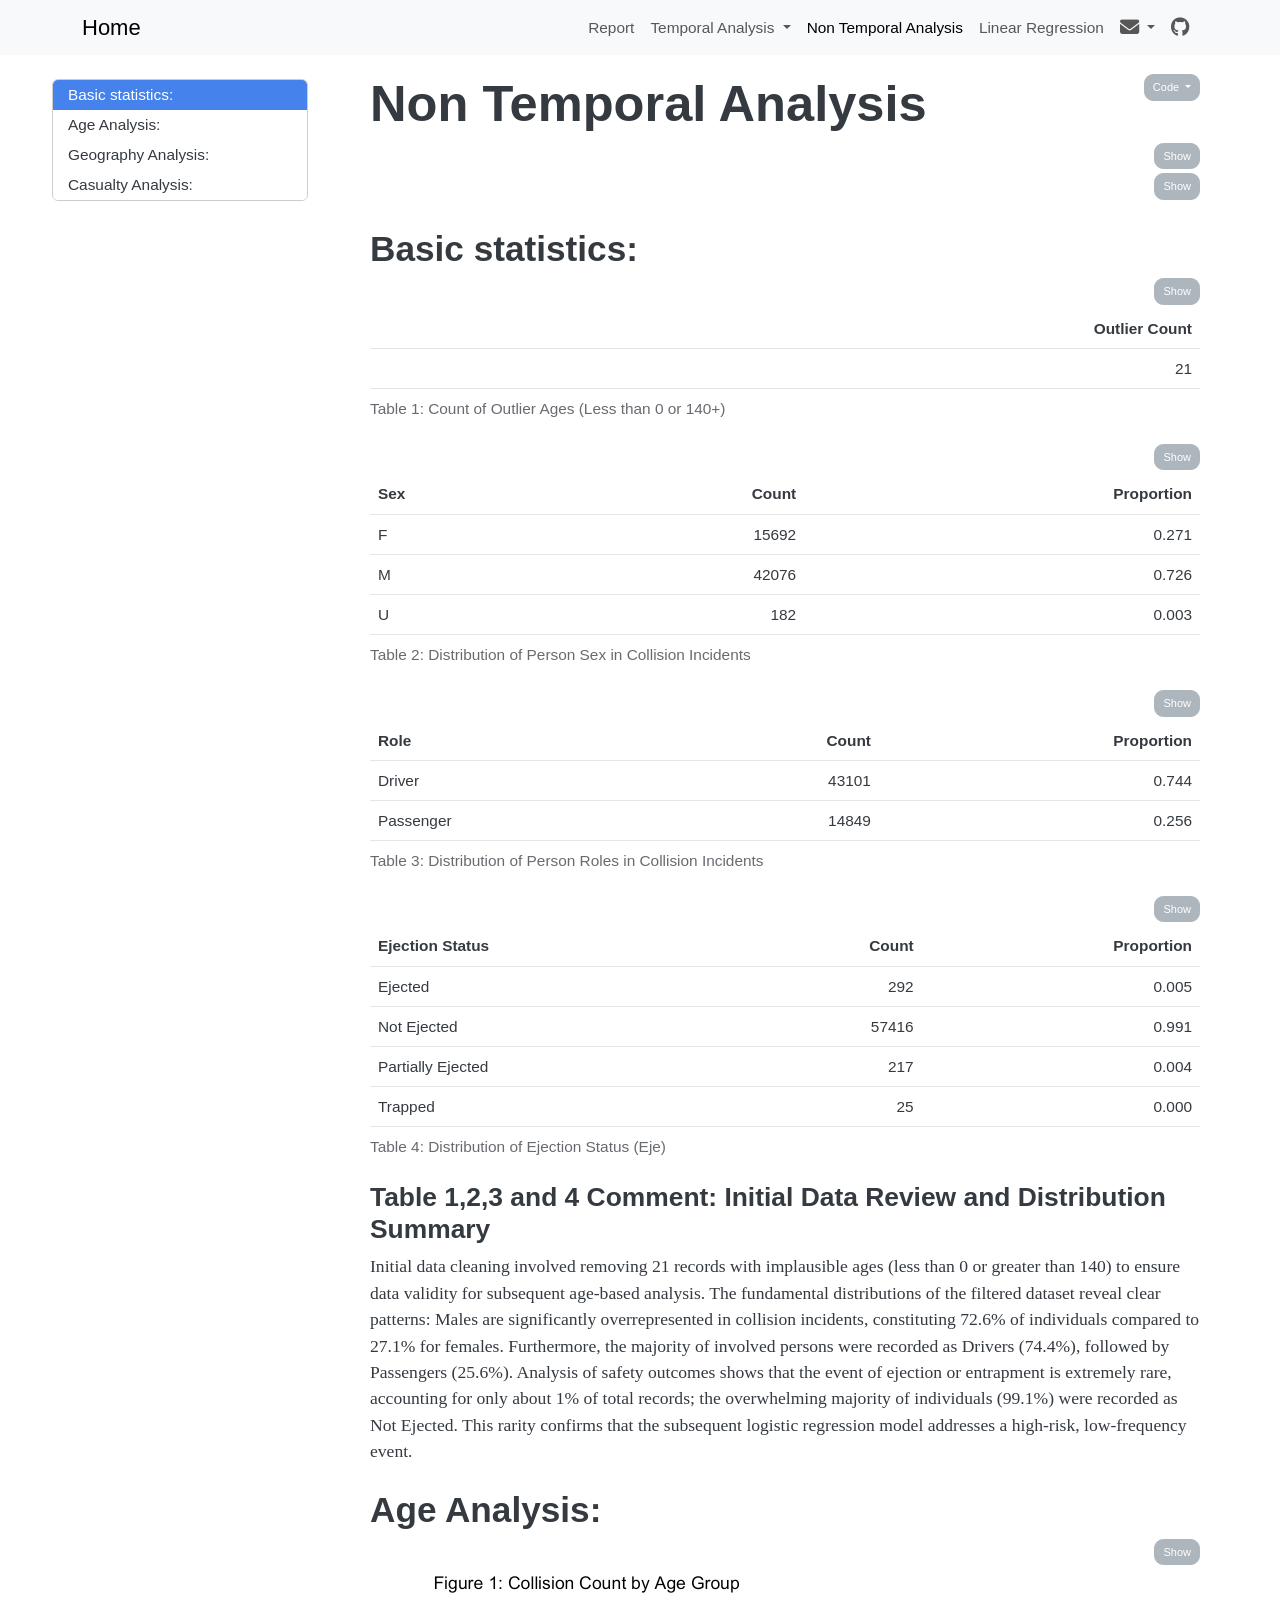
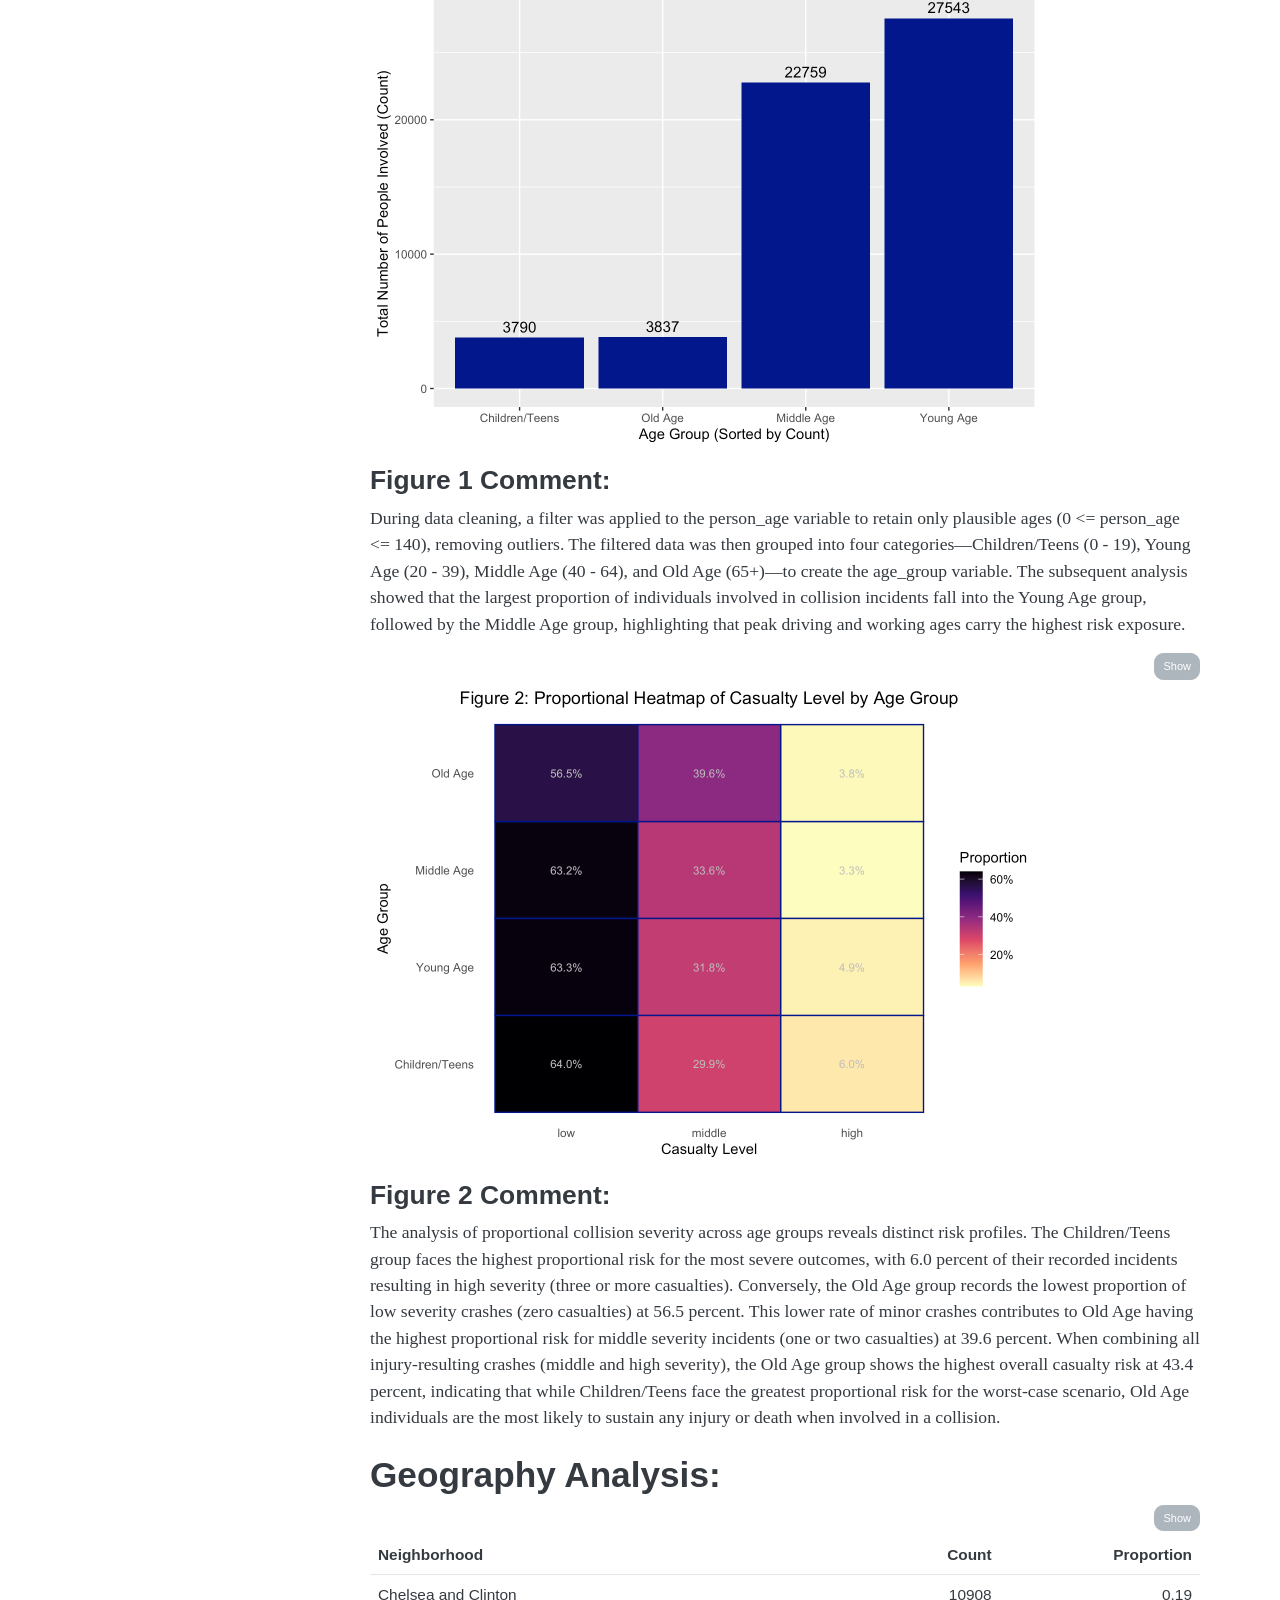
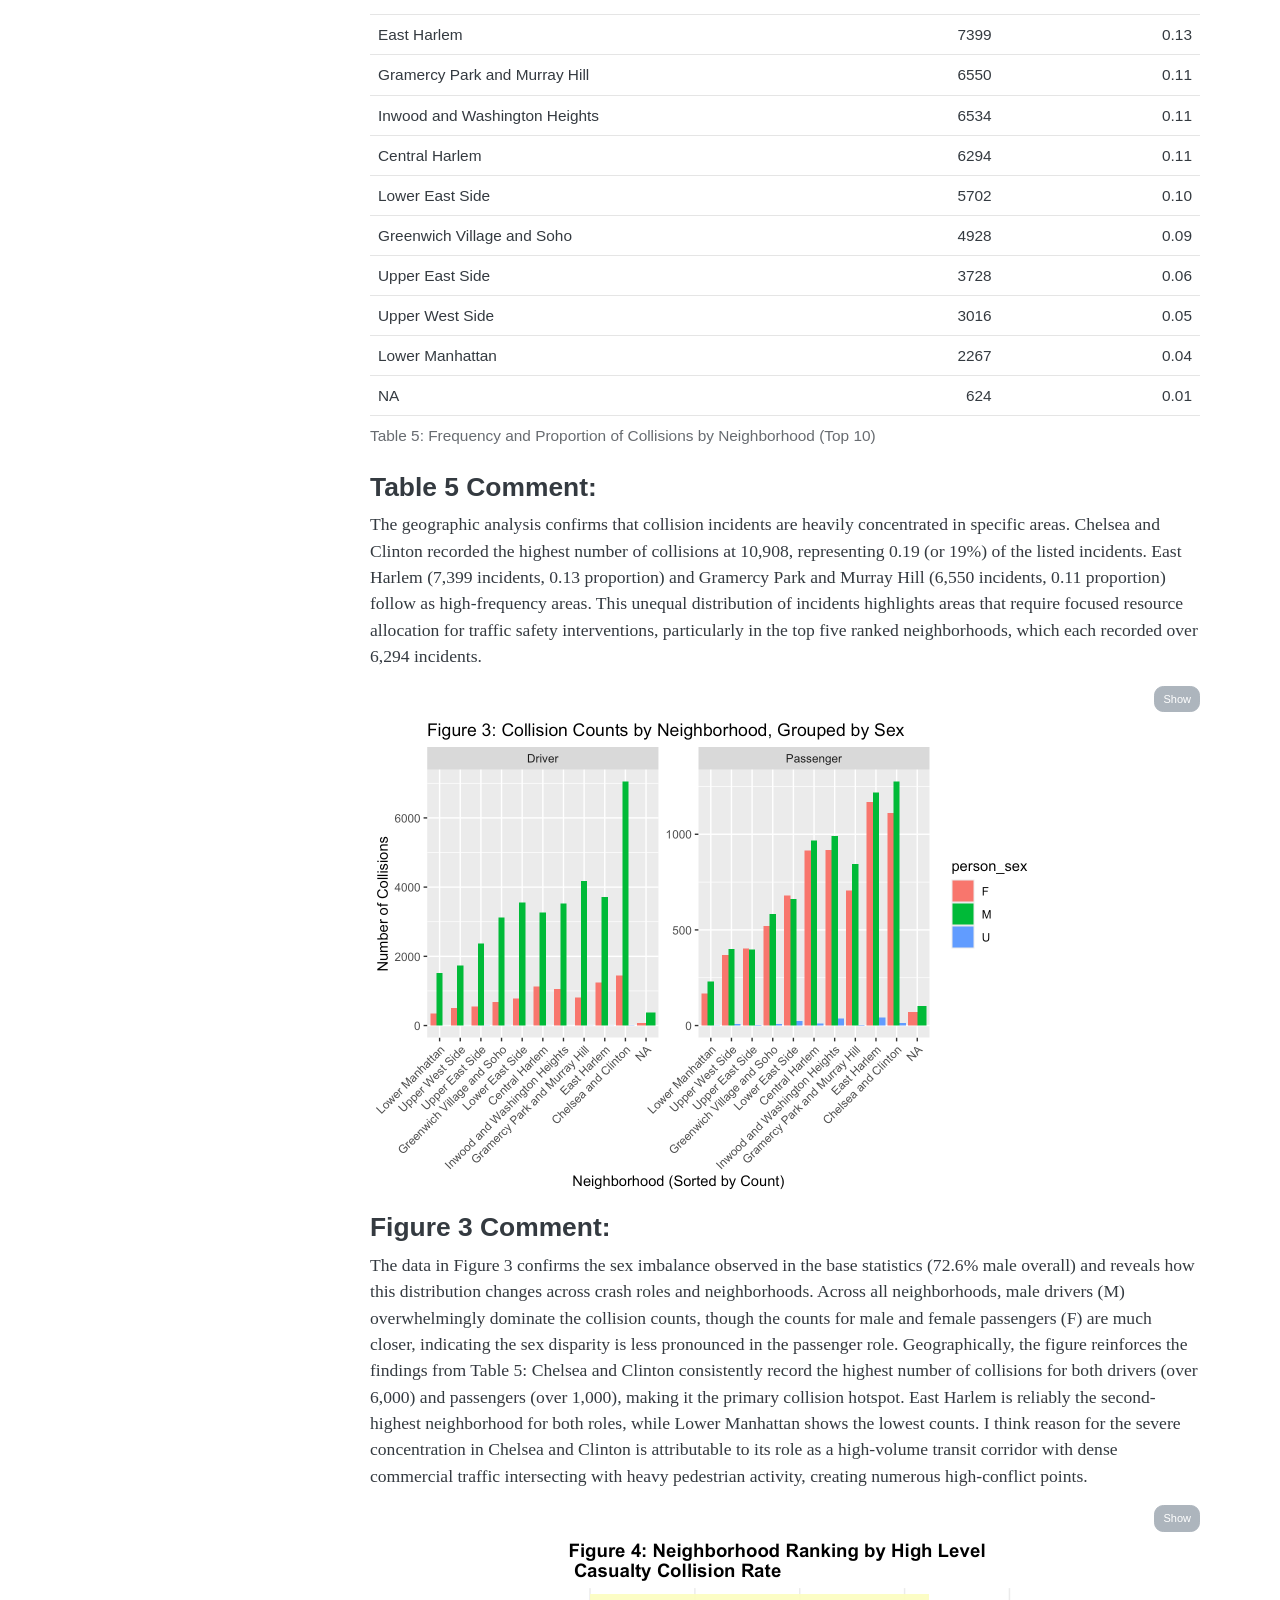
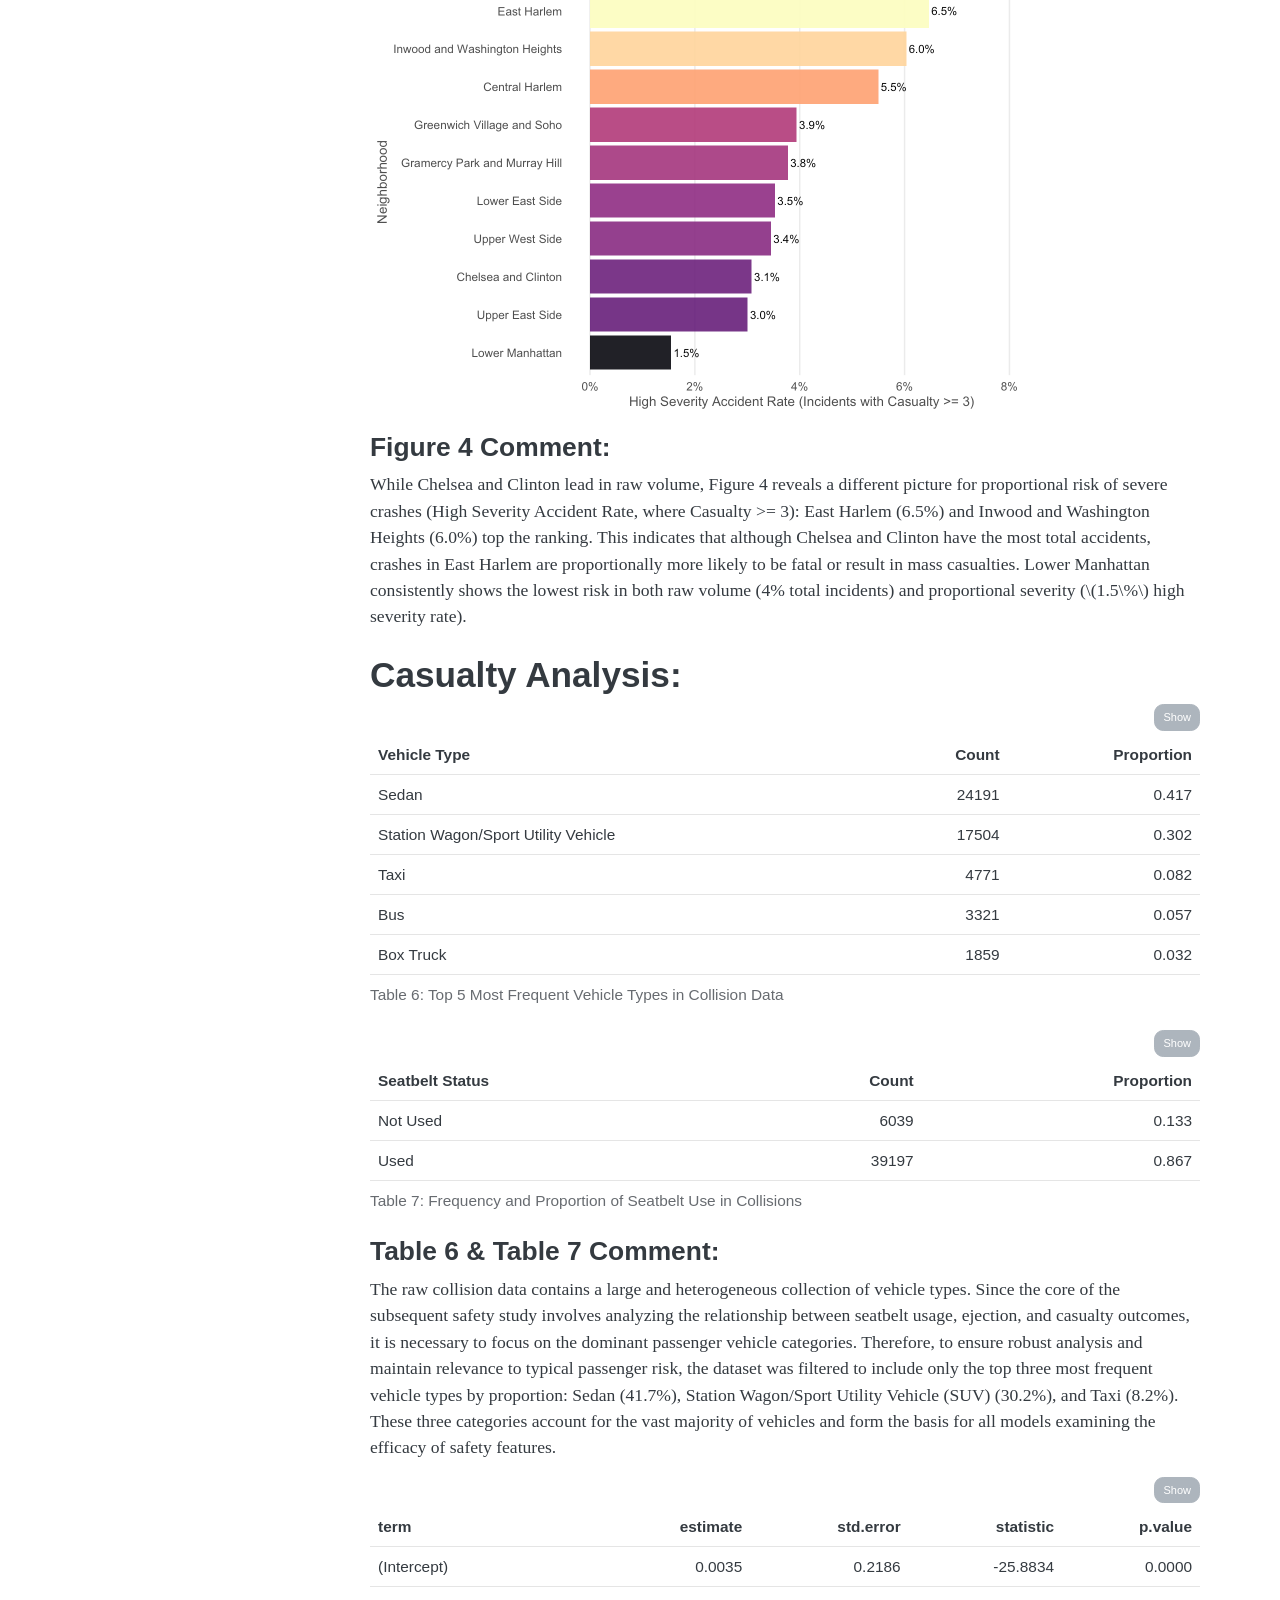
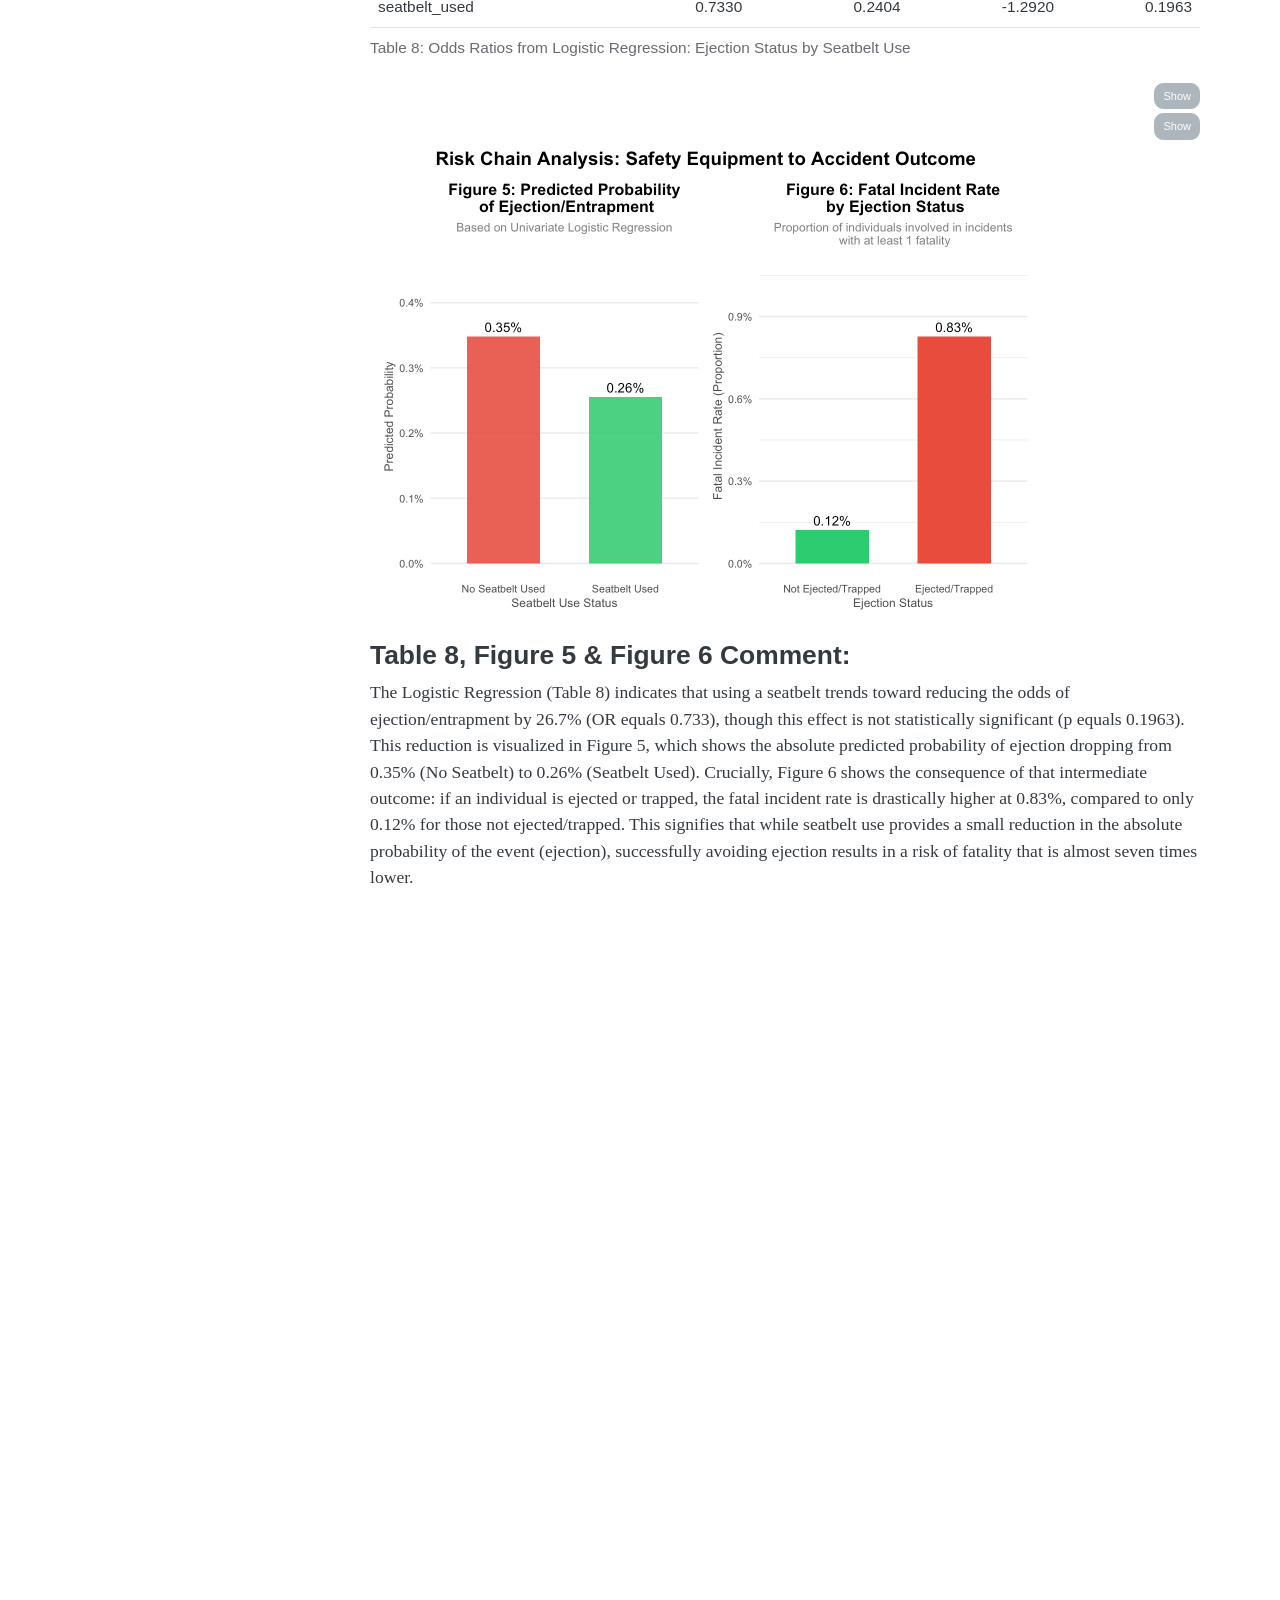
<file: Non_Temporal.html>
<!DOCTYPE html>

<html>

<head>

<meta charset="utf-8" />
<meta name="generator" content="pandoc" />
<meta http-equiv="X-UA-Compatible" content="IE=EDGE" />




<title>Non Temporal Analysis</title>

<script src="site_libs/header-attrs-2.29/header-attrs.js"></script>
<script src="site_libs/jquery-3.6.0/jquery-3.6.0.min.js"></script>
<meta name="viewport" content="width=device-width, initial-scale=1, shrink-to-fit=no" />
<link href="site_libs/bootstrap-5.3.1/bootstrap.min.css" rel="stylesheet" />
<script src="site_libs/bootstrap-5.3.1/bootstrap.bundle.min.js"></script>
<script src="site_libs/bs3compat-0.9.0/transition.js"></script>
<script src="site_libs/bs3compat-0.9.0/tabs.js"></script>
<script src="site_libs/bs3compat-0.9.0/bs3compat.js"></script>
<script src="site_libs/jqueryui-1.13.2/jquery-ui.min.js"></script>
<link href="site_libs/tocify-1.9.1/jquery.tocify.css" rel="stylesheet" />
<script src="site_libs/tocify-1.9.1/jquery.tocify.js"></script>
<script src="site_libs/navigation-1.1/tabsets.js"></script>
<script src="site_libs/navigation-1.1/codefolding.js"></script>
<link href="site_libs/highlightjs-9.12.0/default.css" rel="stylesheet" />
<script src="site_libs/highlightjs-9.12.0/highlight.js"></script>
<link href="site_libs/font-awesome-6.5.2/css/all.min.css" rel="stylesheet" />
<link href="site_libs/font-awesome-6.5.2/css/v4-shims.min.css" rel="stylesheet" />

<style type="text/css">
  code{white-space: pre-wrap;}
  span.smallcaps{font-variant: small-caps;}
  span.underline{text-decoration: underline;}
  div.column{display: inline-block; vertical-align: top; width: 50%;}
  div.hanging-indent{margin-left: 1.5em; text-indent: -1.5em;}
  ul.task-list{list-style: none;}
    </style>

<style type="text/css">code{white-space: pre;}</style>
<script type="text/javascript">
if (window.hljs) {
  hljs.configure({languages: []});
  hljs.initHighlightingOnLoad();
  if (document.readyState && document.readyState === "complete") {
    window.setTimeout(function() { hljs.initHighlighting(); }, 0);
  }
}
</script>









<style type = "text/css">
.main-container {
  max-width: 940px;
  margin-left: auto;
  margin-right: auto;
}
img {
  max-width:100%;
}
.tabbed-pane {
  padding-top: 12px;
}
.html-widget {
  margin-bottom: 20px;
}
button.code-folding-btn:focus {
  outline: none;
}
summary {
  display: list-item;
}
details > summary > p:only-child {
  display: inline;
}
pre code {
  padding: 0;
}
</style>


<style type="text/css">
.dropdown-submenu {
  position: relative;
}
.dropdown-submenu>.dropdown-menu {
  top: 0;
  left: 100%;
  margin-top: -6px;
  margin-left: -1px;
  border-radius: 0 6px 6px 6px;
}
.dropdown-submenu:hover>.dropdown-menu {
  display: block;
}
.dropdown-submenu>a:after {
  display: block;
  content: " ";
  float: right;
  width: 0;
  height: 0;
  border-color: transparent;
  border-style: solid;
  border-width: 5px 0 5px 5px;
  border-left-color: #cccccc;
  margin-top: 5px;
  margin-right: -10px;
}
.dropdown-submenu:hover>a:after {
  border-left-color: #adb5bd;
}
.dropdown-submenu.pull-left {
  float: none;
}
.dropdown-submenu.pull-left>.dropdown-menu {
  left: -100%;
  margin-left: 10px;
  border-radius: 6px 0 6px 6px;
}
</style>

<script type="text/javascript">
// manage active state of menu based on current page
$(document).ready(function () {
  // active menu anchor
  href = window.location.pathname
  href = href.substr(href.lastIndexOf('/') + 1)
  if (href === "")
    href = "index.html";
  var menuAnchor = $('a[href="' + href + '"]');

  // mark the anchor link active (and if it's in a dropdown, also mark that active)
  var dropdown = menuAnchor.closest('li.dropdown');
  if (window.bootstrap) { // Bootstrap 4+
    menuAnchor.addClass('active');
    dropdown.find('> .dropdown-toggle').addClass('active');
  } else { // Bootstrap 3
    menuAnchor.parent().addClass('active');
    dropdown.addClass('active');
  }

  // Navbar adjustments
  var navHeight = $(".navbar").first().height() + 15;
  var style = document.createElement('style');
  var pt = "padding-top: " + navHeight + "px; ";
  var mt = "margin-top: -" + navHeight + "px; ";
  var css = "";
  // offset scroll position for anchor links (for fixed navbar)
  for (var i = 1; i <= 6; i++) {
    css += ".section h" + i + "{ " + pt + mt + "}\n";
  }
  style.innerHTML = "body {" + pt + "padding-bottom: 40px; }\n" + css;
  document.head.appendChild(style);
});
</script>

<!-- tabsets -->

<style type="text/css">
.tabset-dropdown > .nav-tabs {
  display: inline-table;
  max-height: 500px;
  min-height: 44px;
  overflow-y: auto;
  border: 1px solid #ddd;
  border-radius: 4px;
}

.tabset-dropdown > .nav-tabs > li.active:before, .tabset-dropdown > .nav-tabs.nav-tabs-open:before {
  content: "\e259";
  font-family: 'Glyphicons Halflings';
  display: inline-block;
  padding: 10px;
  border-right: 1px solid #ddd;
}

.tabset-dropdown > .nav-tabs.nav-tabs-open > li.active:before {
  content: "\e258";
  font-family: 'Glyphicons Halflings';
  border: none;
}

.tabset-dropdown > .nav-tabs > li.active {
  display: block;
}

.tabset-dropdown > .nav-tabs > li > a,
.tabset-dropdown > .nav-tabs > li > a:focus,
.tabset-dropdown > .nav-tabs > li > a:hover {
  border: none;
  display: inline-block;
  border-radius: 4px;
  background-color: transparent;
}

.tabset-dropdown > .nav-tabs.nav-tabs-open > li {
  display: block;
  float: none;
}

.tabset-dropdown > .nav-tabs > li {
  display: none;
}
</style>

<!-- code folding -->
<style type="text/css">
.code-folding-btn { margin-bottom: 4px; }
</style>



<style type="text/css">

#TOC {
  margin: 25px 0px 20px 0px;
}
@media (max-width: 768px) {
#TOC {
  position: relative;
  width: 100%;
}
}

@media print {
.toc-content {
  /* see https://github.com/w3c/csswg-drafts/issues/4434 */
  float: right;
}
}

.toc-content {
  padding-left: 30px;
  padding-right: 40px;
}

div.main-container {
  max-width: 1200px;
}

div.tocify {
  width: 20%;
  max-width: 260px;
  max-height: 85%;
}

@media (min-width: 768px) and (max-width: 991px) {
  div.tocify {
    width: 25%;
  }
}

@media (max-width: 767px) {
  div.tocify {
    width: 100%;
    max-width: none;
  }
}

.tocify ul, .tocify li {
  line-height: 20px;
}

.tocify-subheader .tocify-item {
  font-size: 0.90em;
}

.tocify .list-group-item {
  border-radius: 0px;
}


</style>



</head>

<body>


<div class="container-fluid main-container">


<!-- setup 3col/9col grid for toc_float and main content  -->
<div class="row">
<div class="col-xs-12 col-sm-4 col-md-3">
<div id="TOC" class="tocify">
</div>
</div>

<div class="toc-content col-xs-12 col-sm-8 col-md-9">




<div class="navbar navbar-default  navbar-fixed-top" role="navigation">
  <div class="container">
    <div class="navbar-header">
      <button type="button" class="navbar-toggle collapsed" data-toggle="collapse" data-bs-toggle="collapse" data-target="#navbar" data-bs-target="#navbar">
        <span class="icon-bar"></span>
        <span class="icon-bar"></span>
        <span class="icon-bar"></span>
      </button>
      <a class="navbar-brand" href="index.html">Home</a>
    </div>
    <div id="navbar" class="navbar-collapse collapse">
      <ul class="nav navbar-nav">
        
      </ul>
      <ul class="nav navbar-nav navbar-right">
        <li>
  <a href="report.html">Report</a>
</li>
<li class="dropdown">
  <a href="#" class="dropdown-toggle" data-toggle="dropdown" role="button" data-bs-toggle="dropdown" aria-expanded="false">
    Temporal Analysis
     
    <span class="caret"></span>
  </a>
  <ul class="dropdown-menu" role="menu">
    <li>
      <a href="https://ls4236-shiny.shinyapps.io/Temporal_trend_shiny/">Temporal Trend Overview (Shiny)</a>
    </li>
    <li>
      <a href="Temporal_data_analysis.html">Data Analysis</a>
    </li>
    <li>
      <a href="Predictive_model.html">Predictive Model</a>
    </li>
  </ul>
</li>
<li>
  <a href="Non_Temporal.html">Non Temporal Analysis</a>
</li>
<li>
  <a href="Linea_Regression.html">Linear Regression</a>
</li>
<li class="dropdown">
  <a href="#" class="dropdown-toggle" data-toggle="dropdown" role="button" data-bs-toggle="dropdown" aria-expanded="false">
    <span class="fa fa-envelope fa-lg"></span>
     
     
    <span class="caret"></span>
  </a>
  <ul class="dropdown-menu" role="menu">
    <li>
      <a href="mailto:&lt;yd2865@cumc.columbia.edu&gt;">Yan Duan</a>
    </li>
    <li>
      <a href="mailto:&lt;cd3591@cumc.columbia.edu&gt;">Anny Ding</a>
    </li>
    <li>
      <a href="mailto:&lt;ls4236@cumc.columbia.edu&gt;">Liliang Su</a>
    </li>
    <li>
      <a href="mailto:&lt;hc3654@cumc.columbia.edu&gt;">Haohua Chen</a>
    </li>
    <li>
      <a href="mailto:&lt;cz2955@cumc.columbia.edu&gt;">Chenhao Zheng</a>
    </li>
  </ul>
</li>
<li>
  <a href="https://github.com/LiliangSu103/p8105_final_project/tree/main">
    <span class="fa fa-github fa-lg"></span>
     
  </a>
</li>
      </ul>
    </div><!--/.nav-collapse -->
  </div><!--/.container -->
</div><!--/.navbar -->

<div id="header">

<div class="btn-group pull-right float-right">
<button type="button" class="btn btn-default btn-xs btn-secondary btn-sm dropdown-toggle" data-toggle="dropdown" data-bs-toggle="dropdown" aria-haspopup="true" aria-expanded="false"><span>Code</span> <span class="caret"></span></button>
<ul class="dropdown-menu dropdown-menu-right" style="min-width: 50px;">
<li><a id="rmd-show-all-code" href="#">Show All Code</a></li>
<li><a id="rmd-hide-all-code" href="#">Hide All Code</a></li>
</ul>
</div>



<h1 class="title toc-ignore">Non Temporal Analysis</h1>

</div>


<pre class="r"><code>geo_df &lt;- read.csv(&quot;data/Zip Codes.csv&quot;) |&gt; 
  janitor::clean_names() |&gt; 
  select(zip_code, county, neighborhood)
  

collision_df &lt;- read.csv(&quot;data/collision_df.csv&quot;) |&gt; 
  janitor::clean_names() |&gt; 
  drop_na() |&gt; 
  mutate(person_role = as.factor(person_role))</code></pre>
<pre class="r"><code>collision_geo_df &lt;- 
collision_df |&gt; 
  left_join(geo_df, by = &quot;zip_code&quot;) |&gt; 
  select(-vehicle_year, -driver_license_jurisdiction)</code></pre>
<div id="basic-statistics" class="section level2">
<h2>Basic statistics:</h2>
<pre class="r"><code># Age

collision_geo_df |&gt; 
  filter(person_age &lt; 0 | person_age &gt;= 140) |&gt; 
  summarise(n = n()) |&gt; 
  knitr::kable(
    caption = &quot;Table 1: Count of Outlier Ages (Less than 0 or 140+)&quot;,
    col.names = c(&quot;Outlier Count&quot;)
  )</code></pre>
<table>
<caption>Table 1: Count of Outlier Ages (Less than 0 or 140+)</caption>
<thead>
<tr class="header">
<th align="right">Outlier Count</th>
</tr>
</thead>
<tbody>
<tr class="odd">
<td align="right">21</td>
</tr>
</tbody>
</table>
<pre class="r"><code># Sex 

collision_geo_df |&gt; 
  count(person_sex, name = &quot;number&quot;) |&gt; 
  mutate(prop = number / base::sum(number))|&gt; 
  knitr::kable(
    caption = &quot;Table 2: Distribution of Person Sex in Collision Incidents&quot;,
    col.names = c(&quot;Sex&quot;, &quot;Count&quot;, &quot;Proportion&quot;),
    digits = 3
  )</code></pre>
<table>
<caption>Table 2: Distribution of Person Sex in Collision
Incidents</caption>
<thead>
<tr class="header">
<th align="left">Sex</th>
<th align="right">Count</th>
<th align="right">Proportion</th>
</tr>
</thead>
<tbody>
<tr class="odd">
<td align="left">F</td>
<td align="right">15692</td>
<td align="right">0.271</td>
</tr>
<tr class="even">
<td align="left">M</td>
<td align="right">42076</td>
<td align="right">0.726</td>
</tr>
<tr class="odd">
<td align="left">U</td>
<td align="right">182</td>
<td align="right">0.003</td>
</tr>
</tbody>
</table>
<pre class="r"><code># Role

collision_geo_df |&gt; 
  mutate(person_role = as.factor(person_role)) |&gt; 
  count(person_role, name = &quot;number&quot;) |&gt; 
  mutate(prop = number / base::sum(number))|&gt; 
  knitr::kable(
    caption = &quot;Table 3: Distribution of Person Roles in Collision Incidents&quot;,
    col.names = c(&quot;Role&quot;, &quot;Count&quot;, &quot;Proportion&quot;),
    digits = 3
  )</code></pre>
<table>
<caption>Table 3: Distribution of Person Roles in Collision
Incidents</caption>
<thead>
<tr class="header">
<th align="left">Role</th>
<th align="right">Count</th>
<th align="right">Proportion</th>
</tr>
</thead>
<tbody>
<tr class="odd">
<td align="left">Driver</td>
<td align="right">43101</td>
<td align="right">0.744</td>
</tr>
<tr class="even">
<td align="left">Passenger</td>
<td align="right">14849</td>
<td align="right">0.256</td>
</tr>
</tbody>
</table>
<pre class="r"><code># Eje

collision_geo_df |&gt; 
  count(person_eje, name = &quot;number&quot;) |&gt; 
  mutate(prop = number / base::sum(number))|&gt; 
  knitr::kable(
    caption = &quot;Table 4: Distribution of Ejection Status (Eje)&quot;,
    col.names = c(&quot;Ejection Status&quot;, &quot;Count&quot;, &quot;Proportion&quot;),
    digits = 3
  )</code></pre>
<table>
<caption>Table 4: Distribution of Ejection Status (Eje)</caption>
<thead>
<tr class="header">
<th align="left">Ejection Status</th>
<th align="right">Count</th>
<th align="right">Proportion</th>
</tr>
</thead>
<tbody>
<tr class="odd">
<td align="left">Ejected</td>
<td align="right">292</td>
<td align="right">0.005</td>
</tr>
<tr class="even">
<td align="left">Not Ejected</td>
<td align="right">57416</td>
<td align="right">0.991</td>
</tr>
<tr class="odd">
<td align="left">Partially Ejected</td>
<td align="right">217</td>
<td align="right">0.004</td>
</tr>
<tr class="even">
<td align="left">Trapped</td>
<td align="right">25</td>
<td align="right">0.000</td>
</tr>
</tbody>
</table>
<div
id="table-123-and-4-comment-initial-data-review-and-distribution-summary"
class="section level4">
<h4>Table 1,2,3 and 4 Comment: Initial Data Review and Distribution
Summary</h4>
<p>Initial data cleaning involved removing 21 records with implausible
ages (less than 0 or greater than 140) to ensure data validity for
subsequent age-based analysis. The fundamental distributions of the
filtered dataset reveal clear patterns: Males are significantly
overrepresented in collision incidents, constituting 72.6% of
individuals compared to 27.1% for females. Furthermore, the majority of
involved persons were recorded as Drivers (74.4%), followed by
Passengers (25.6%). Analysis of safety outcomes shows that the event of
ejection or entrapment is extremely rare, accounting for only about 1%
of total records; the overwhelming majority of individuals (99.1%) were
recorded as Not Ejected. This rarity confirms that the subsequent
logistic regression model addresses a high-risk, low-frequency
event.</p>
</div>
</div>
<div id="age-analysis" class="section level2">
<h2>Age Analysis:</h2>
<pre class="r"><code># reset age

collision_reage_df &lt;-  collision_geo_df|&gt;
  filter(person_age &gt;= 0 , person_age &lt;= 140) |&gt; 
  mutate(
    age_group = case_when(
      person_age &gt;= 0 &amp; person_age &lt;= 19 ~ &quot;Children/Teens&quot;,
      person_age &gt;= 20 &amp; person_age &lt;= 39 ~ &quot;Young Age&quot;,
      person_age &gt;= 40 &amp; person_age &lt;= 64 ~ &quot;Middle Age&quot;,
      person_age &gt;= 65 ~ &quot;Old Age&quot;
  ))


collision_reage_casualty_df&lt;- collision_reage_df |&gt;
  mutate(
    casualty_level = case_when(
      num_casualty == 0 ~ &quot;low&quot;,              
      num_casualty %in% c(1, 2) ~ &quot;middle&quot;,    
      num_casualty &gt;= 3 ~ &quot;high&quot;,              
      TRUE ~ NA_character_
    )
  )
collision_reage_casualty_df |&gt; 
  group_by(age_group) |&gt; 
  summarise(n = n()) |&gt; 
  ggplot(aes(x = forcats::fct_reorder(age_group, n), y = n)) +
  geom_col(fill = &quot;darkblue&quot;)+
  labs(title = &quot;Figure 1: Collision Count by Age Group&quot;,
       x = &quot;Age Group (Sorted by Count)&quot;,
       y = &quot;Total Number of People Involved (Count)&quot;)+
  geom_text(aes(label = n), vjust = -0.5, size = 4)</code></pre>
<p><img src="Non_Temporal_files/figure-html/unnamed-chunk-4-1.png" width="672" /></p>
<div id="figure-1-comment" class="section level4">
<h4>Figure 1 Comment:</h4>
<p>During data cleaning, a filter was applied to the person_age variable
to retain only plausible ages (0 &lt;= person_age &lt;= 140), removing
outliers. The filtered data was then grouped into four
categories—Children/Teens (0 - 19), Young Age (20 - 39), Middle Age (40
- 64), and Old Age (65+)—to create the age_group variable. The
subsequent analysis showed that the largest proportion of individuals
involved in collision incidents fall into the Young Age group, followed
by the Middle Age group, highlighting that peak driving and working ages
carry the highest risk exposure.</p>
<pre class="r"><code>collision_reage_casualty_df |&gt;
  filter(!is.na(age_group)) |&gt;
  group_by(age_group, casualty_level) |&gt;
  summarise(n = n(), .groups = &#39;drop&#39;) |&gt;
  ungroup() |&gt;
  group_by(age_group) |&gt;
  mutate(prop = n / sum(n)) |&gt;
  mutate(
    age_group = factor(
      age_group,
      levels = c(&quot;Children/Teens&quot;, &quot;Young Age&quot;, &quot;Middle Age&quot;, &quot;Old Age&quot;)
    )
  ) |&gt;
  ggplot(aes(x = casualty_level, y = age_group, fill = prop)) +
  geom_tile(color = &quot;darkblue&quot;, linewidth = 0.5) +
  scale_fill_viridis_c(
    option = &quot;magma&quot;,
    labels = scales::percent,
    direction = -1
  ) +
  geom_text(aes(label = scales::percent(prop, accuracy = 0.1)), color = &quot;grey&quot;, size = 3) +
  labs(
    title = &quot;Figure 2: Proportional Heatmap of Casualty Level by Age Group&quot;,
    x = &quot;Casualty Level&quot;,
    y = &quot;Age Group&quot;,
    fill = &quot;Proportion&quot;
  ) +
  scale_x_discrete(limits = c(&quot;low&quot;, &quot;middle&quot;, &quot;high&quot;)) +
  theme_minimal() +
  theme(
    plot.title = element_text(hjust = 0.5),
    panel.grid.major = element_blank(),
    panel.grid.minor = element_blank()
  )</code></pre>
<p><img src="Non_Temporal_files/figure-html/unnamed-chunk-5-1.png" width="672" /></p>
</div>
<div id="figure-2-comment" class="section level4">
<h4>Figure 2 Comment:</h4>
<p>The analysis of proportional collision severity across age groups
reveals distinct risk profiles. The Children/Teens group faces the
highest proportional risk for the most severe outcomes, with 6.0 percent
of their recorded incidents resulting in high severity (three or more
casualties). Conversely, the Old Age group records the lowest proportion
of low severity crashes (zero casualties) at 56.5 percent. This lower
rate of minor crashes contributes to Old Age having the highest
proportional risk for middle severity incidents (one or two casualties)
at 39.6 percent. When combining all injury-resulting crashes (middle and
high severity), the Old Age group shows the highest overall casualty
risk at 43.4 percent, indicating that while Children/Teens face the
greatest proportional risk for the worst-case scenario, Old Age
individuals are the most likely to sustain any injury or death when
involved in a collision.</p>
</div>
</div>
<div id="geography-analysis" class="section level2">
<h2>Geography Analysis:</h2>
<pre class="r"><code>collision_geo_df |&gt; 
  count(neighborhood, name = &quot;Count&quot;) |&gt;
  mutate(
    Proportion = Count / base::sum(Count)
  ) |&gt; 
  arrange(desc(Count)) |&gt; 
  knitr::kable(
    caption = &quot;Table 5: Frequency and Proportion of Collisions by Neighborhood (Top 10)&quot;,
    col.names = c(&quot;Neighborhood&quot;, &quot;Count&quot;, &quot;Proportion&quot;),
    digits = 2
  )</code></pre>
<table>
<caption>Table 5: Frequency and Proportion of Collisions by Neighborhood
(Top 10)</caption>
<thead>
<tr class="header">
<th align="left">Neighborhood</th>
<th align="right">Count</th>
<th align="right">Proportion</th>
</tr>
</thead>
<tbody>
<tr class="odd">
<td align="left">Chelsea and Clinton</td>
<td align="right">10908</td>
<td align="right">0.19</td>
</tr>
<tr class="even">
<td align="left">East Harlem</td>
<td align="right">7399</td>
<td align="right">0.13</td>
</tr>
<tr class="odd">
<td align="left">Gramercy Park and Murray Hill</td>
<td align="right">6550</td>
<td align="right">0.11</td>
</tr>
<tr class="even">
<td align="left">Inwood and Washington Heights</td>
<td align="right">6534</td>
<td align="right">0.11</td>
</tr>
<tr class="odd">
<td align="left">Central Harlem</td>
<td align="right">6294</td>
<td align="right">0.11</td>
</tr>
<tr class="even">
<td align="left">Lower East Side</td>
<td align="right">5702</td>
<td align="right">0.10</td>
</tr>
<tr class="odd">
<td align="left">Greenwich Village and Soho</td>
<td align="right">4928</td>
<td align="right">0.09</td>
</tr>
<tr class="even">
<td align="left">Upper East Side</td>
<td align="right">3728</td>
<td align="right">0.06</td>
</tr>
<tr class="odd">
<td align="left">Upper West Side</td>
<td align="right">3016</td>
<td align="right">0.05</td>
</tr>
<tr class="even">
<td align="left">Lower Manhattan</td>
<td align="right">2267</td>
<td align="right">0.04</td>
</tr>
<tr class="odd">
<td align="left">NA</td>
<td align="right">624</td>
<td align="right">0.01</td>
</tr>
</tbody>
</table>
<div id="table-5-comment" class="section level4">
<h4>Table 5 Comment:</h4>
<p>The geographic analysis confirms that collision incidents are heavily
concentrated in specific areas. Chelsea and Clinton recorded the highest
number of collisions at 10,908, representing 0.19 (or 19%) of the listed
incidents. East Harlem (7,399 incidents, 0.13 proportion) and Gramercy
Park and Murray Hill (6,550 incidents, 0.11 proportion) follow as
high-frequency areas. This unequal distribution of incidents highlights
areas that require focused resource allocation for traffic safety
interventions, particularly in the top five ranked neighborhoods, which
each recorded over 6,294 incidents.</p>
<pre class="r"><code># Visualizes the count of collisions by Neighborhood, separated by Person Role (the facet), and grouped within the bars by Person Sex.

collision_geo_df |&gt; 
  drop_na(person_role, person_sex) |&gt; 
  ggplot(aes(x = fct_reorder(neighborhood, neighborhood, .fun = length, .na_rm = TRUE), fill = person_sex))+
  geom_bar(position = &quot;dodge&quot;)+
  facet_wrap(~ person_role, scales = &quot;free_y&quot;) +
  labs(title = &quot;Figure 3: Collision Counts by Neighborhood, Grouped by Sex&quot;,
       x = &quot;Neighborhood (Sorted by Count)&quot;,
       y = &quot;Number of Collisions&quot;) +
  theme(axis.text.x = element_text(angle = 45, hjust = 1))</code></pre>
<p><img src="Non_Temporal_files/figure-html/unnamed-chunk-7-1.png" width="672" /></p>
</div>
<div id="figure-3-comment" class="section level4">
<h4>Figure 3 Comment:</h4>
<p>The data in Figure 3 confirms the sex imbalance observed in the base
statistics (72.6% male overall) and reveals how this distribution
changes across crash roles and neighborhoods. Across all neighborhoods,
male drivers (M) overwhelmingly dominate the collision counts, though
the counts for male and female passengers (F) are much closer,
indicating the sex disparity is less pronounced in the passenger role.
Geographically, the figure reinforces the findings from Table 5: Chelsea
and Clinton consistently record the highest number of collisions for
both drivers (over 6,000) and passengers (over 1,000), making it the
primary collision hotspot. East Harlem is reliably the second-highest
neighborhood for both roles, while Lower Manhattan shows the lowest
counts. I think reason for the severe concentration in Chelsea and
Clinton is attributable to its role as a high-volume transit corridor
with dense commercial traffic intersecting with heavy pedestrian
activity, creating numerous high-conflict points.</p>
<pre class="r"><code>neighborhood_data_ready &lt;- collision_reage_casualty_df |&gt;
  filter(!is.na(neighborhood), neighborhood != &quot;&quot;) |&gt;
  group_by(neighborhood) |&gt;
  summarise(
    total_incidents = n(),
    high_casualty_count = sum(casualty_level == &quot;high&quot;, na.rm = TRUE),
    .groups = &#39;drop&#39;
  ) |&gt;
  filter(total_incidents &gt; 500) |&gt; 
  mutate(
    high_casualty_rate = high_casualty_count / total_incidents
  ) |&gt;
  mutate(
    neighborhood = forcats::fct_reorder(neighborhood, high_casualty_rate)
  )
max_incidents &lt;- max(neighborhood_data_ready$total_incidents)
max_rate &lt;- max(neighborhood_data_ready$high_casualty_rate)
plot_neighborhood_casualty &lt;- neighborhood_data_ready |&gt;
  ggplot(aes(x = neighborhood, y = high_casualty_rate)) +
  geom_col(aes(fill = high_casualty_rate), show.legend = FALSE, alpha = 0.9) +
  geom_text(aes(label = scales::percent(high_casualty_rate, accuracy = 0.1)), hjust = -0.1, size = 3) +
  
  coord_flip() + 
  
  labs(
    title = &quot;Figure 4: Neighborhood Ranking by High Level\n Casualty Collision Rate&quot;,
    x = &quot;Neighborhood&quot;,
    y = &quot;High Severity Accident Rate (Incidents with Casualty &gt;= 3)&quot;
  ) +
  scale_y_continuous(
    labels = scales::percent, 
    limits = c(0, max_rate * 1.25)
  ) +
  scale_fill_viridis_c(option = &quot;magma&quot;) +
  
  theme_minimal() +
  theme(
    plot.title = element_text(hjust = 0, face = &quot;bold&quot;, size = 14),
    plot.subtitle = element_text(hjust = 0, size = 10, color = &quot;grey50&quot;),
    axis.title = element_text(size = 10, color = &quot;grey30&quot;),
    panel.grid.major.y = element_blank(),
    panel.grid.minor = element_blank()
  )

plot_neighborhood_casualty</code></pre>
<p><img src="Non_Temporal_files/figure-html/unnamed-chunk-8-1.png" width="672" /></p>
</div>
<div id="figure-4-comment" class="section level4">
<h4>Figure 4 Comment:</h4>
<p>While Chelsea and Clinton lead in raw volume, Figure 4 reveals a
different picture for proportional risk of severe crashes (High Severity
Accident Rate, where Casualty &gt;= 3): East Harlem (6.5%) and Inwood
and Washington Heights (6.0%) top the ranking. This indicates that
although Chelsea and Clinton have the most total accidents, crashes in
East Harlem are proportionally more likely to be fatal or result in mass
casualties. Lower Manhattan consistently shows the lowest risk in both
raw volume (4% total incidents) and proportional severity (<span
class="math inline">\(1.5\%\)</span> high severity rate).</p>
</div>
</div>
<div id="casualty-analysis" class="section level2">
<h2>Casualty Analysis:</h2>
<pre class="r"><code>#Type of car

collision_geo_df |&gt; 
  count(vehicle_type, name = &quot;number&quot;) |&gt; 
  mutate(prop = number / base::sum(number)) |&gt; 
  arrange(desc(number)) |&gt; 
  head(5) |&gt; 
  knitr::kable(
    caption = &quot;Table 6: Top 5 Most Frequent Vehicle Types in Collision Data&quot;,
    col.names = c(&quot;Vehicle Type&quot;, &quot;Count&quot;, &quot;Proportion&quot;),
    digits = 3
  )</code></pre>
<table>
<caption>Table 6: Top 5 Most Frequent Vehicle Types in Collision
Data</caption>
<thead>
<tr class="header">
<th align="left">Vehicle Type</th>
<th align="right">Count</th>
<th align="right">Proportion</th>
</tr>
</thead>
<tbody>
<tr class="odd">
<td align="left">Sedan</td>
<td align="right">24191</td>
<td align="right">0.417</td>
</tr>
<tr class="even">
<td align="left">Station Wagon/Sport Utility Vehicle</td>
<td align="right">17504</td>
<td align="right">0.302</td>
</tr>
<tr class="odd">
<td align="left">Taxi</td>
<td align="right">4771</td>
<td align="right">0.082</td>
</tr>
<tr class="even">
<td align="left">Bus</td>
<td align="right">3321</td>
<td align="right">0.057</td>
</tr>
<tr class="odd">
<td align="left">Box Truck</td>
<td align="right">1859</td>
<td align="right">0.032</td>
</tr>
</tbody>
</table>
<pre class="r"><code># Person Ejected and Person_Safe_Equip regroup

collision_popcar_df &lt;- collision_reage_casualty_df |&gt;
  filter(vehicle_type == &quot;Sedan&quot; | vehicle_type == &quot;Station Wagon/Sport Utility Vehicle&quot;| vehicle_type == &quot;Taxi&quot;) |&gt; 
  mutate(
    ejected_binary = case_when(
      person_eje %in% c(&quot;Ejected&quot;, &quot;Partially Ejected&quot;, &quot;Trapped&quot;) ~1,
      person_eje == &quot;Not Ejected&quot; ~ 0,
    )
  ) |&gt;
  mutate(
    seatbelt_used = case_when(
      person_safe_equip %in% c(
        &quot;Lap Belt&quot;, 
        &quot;Harness&quot;, 
        &quot;Lap Belt &amp; Harness&quot;,
        &quot;Air Bag Deployed/Lap Belt&quot;, 
        &quot;Air Bag Deployed/Lap Belt/Harness&quot;,
        &quot;Child Restraint Only&quot;,
        &quot;Air Bag Deployed/Child Restraint&quot;
      ) ~ 1, 
      person_safe_equip %in% c(&quot;None&quot;) ~ 0
    )
  ) |&gt; 
  drop_na() 

collision_popcar_df |&gt;
  group_by(seatbelt_used) |&gt;
  summarise(Count = n(), .groups = &#39;drop&#39;) |&gt;
  mutate(Proportion = Count / sum(Count)) |&gt;
  mutate(
    Seatbelt_Status = case_when(
      seatbelt_used == 1 ~ &quot;Used&quot;,
      seatbelt_used == 0 ~ &quot;Not Used&quot;,
      TRUE ~ as.character(seatbelt_used)
    )
  ) |&gt;
  select(Seatbelt_Status, Count, Proportion) |&gt;
  knitr::kable(
    caption = &quot;Table 7: Frequency and Proportion of Seatbelt Use in Collisions&quot;,
    col.names = c(&quot;Seatbelt Status&quot;, &quot;Count&quot;, &quot;Proportion&quot;),
    digits = 3)</code></pre>
<table>
<caption>Table 7: Frequency and Proportion of Seatbelt Use in
Collisions</caption>
<thead>
<tr class="header">
<th align="left">Seatbelt Status</th>
<th align="right">Count</th>
<th align="right">Proportion</th>
</tr>
</thead>
<tbody>
<tr class="odd">
<td align="left">Not Used</td>
<td align="right">6039</td>
<td align="right">0.133</td>
</tr>
<tr class="even">
<td align="left">Used</td>
<td align="right">39197</td>
<td align="right">0.867</td>
</tr>
</tbody>
</table>
<div id="table-6-table-7-comment" class="section level4">
<h4>Table 6 &amp; Table 7 Comment:</h4>
<p>The raw collision data contains a large and heterogeneous collection
of vehicle types. Since the core of the subsequent safety study involves
analyzing the relationship between seatbelt usage, ejection, and
casualty outcomes, it is necessary to focus on the dominant passenger
vehicle categories. Therefore, to ensure robust analysis and maintain
relevance to typical passenger risk, the dataset was filtered to include
only the top three most frequent vehicle types by proportion: Sedan
(41.7%), Station Wagon/Sport Utility Vehicle (SUV) (30.2%), and Taxi
(8.2%). These three categories account for the vast majority of vehicles
and form the basis for all models examining the efficacy of safety
features.</p>
<pre class="r"><code>logistic_fit &lt;- 
  glm(ejected_binary ~ seatbelt_used, 
  data = collision_popcar_df, 
  family = binomial()
)

broom::tidy(logistic_fit, exponentiate = TRUE) |&gt; 
  knitr::kable(caption = &quot;Table 8: Odds Ratios from Logistic Regression: Ejection Status by Seatbelt Use&quot;,
               digits = 4)</code></pre>
<table>
<caption>Table 8: Odds Ratios from Logistic Regression: Ejection Status
by Seatbelt Use</caption>
<thead>
<tr class="header">
<th align="left">term</th>
<th align="right">estimate</th>
<th align="right">std.error</th>
<th align="right">statistic</th>
<th align="right">p.value</th>
</tr>
</thead>
<tbody>
<tr class="odd">
<td align="left">(Intercept)</td>
<td align="right">0.0035</td>
<td align="right">0.2186</td>
<td align="right">-25.8834</td>
<td align="right">0.0000</td>
</tr>
<tr class="even">
<td align="left">seatbelt_used</td>
<td align="right">0.7330</td>
<td align="right">0.2404</td>
<td align="right">-1.2920</td>
<td align="right">0.1963</td>
</tr>
</tbody>
</table>
<pre class="r"><code>collision_popcar_df &lt;- collision_popcar_df |&gt; 
  select(vehicle_id, person_id, num_injured, num_killed, num_casualty, vehicle_type, driver_license_status, person_role, person_age, person_sex,age_group,seatbelt_used, ejected_binary, casualty_level)</code></pre>
<pre class="r"><code># plot A

predict_data &lt;- data.frame(seatbelt_used = c(0, 1))
predict_data$predicted_prob &lt;- predict(logistic_fit, newdata = predict_data, type = &quot;response&quot;)

plot_seatbelt_ejection &lt;- ggplot(predict_data, aes(x = factor(seatbelt_used), y = predicted_prob, fill = factor(seatbelt_used))) +
  geom_col(width = 0.6, alpha = 0.9) +
  geom_text(
    aes(label = scales::percent(predicted_prob, accuracy = 0.01)),
    vjust = -0.5, size = 3.5, color = &quot;black&quot;
  ) +
  scale_x_discrete(
    labels = c(&quot;0&quot; = &quot;No Seatbelt Used&quot;, &quot;1&quot; = &quot;Seatbelt Used&quot;)
  ) +
  scale_y_continuous(labels = scales::percent, limits = c(0, max(predict_data$predicted_prob) * 1.3)) +
  scale_fill_manual(values = c(&quot;0&quot; = &quot;#E74C3C&quot;, &quot;1&quot; = &quot;#2ECC71&quot;), guide = &quot;none&quot;) +
  labs(
    title = &quot;Figure 5: Predicted Probability\n of Ejection/Entrapment&quot;,
    subtitle = &quot;Based on Univariate Logistic Regression&quot;,
    x = &quot;Seatbelt Use Status&quot;,
    y = &quot;Predicted Probability&quot;
  ) +
  theme_minimal() +
  theme(
    plot.title = element_text(hjust = 0.5, face = &quot;bold&quot;, size = 12),
    plot.subtitle = element_text(hjust = 0.5, size = 9, color = &quot;grey50&quot;),
    axis.title = element_text(size = 9, color = &quot;grey30&quot;),
    axis.text = element_text(size = 8),
    panel.grid.major.x = element_blank(),
    panel.grid.minor = element_blank()
  )

# Plot 2

ejection_fatal_rate_data &lt;- collision_popcar_df |&gt;
  mutate(
    is_fatal = if_else(num_killed &gt;= 1, 1, 0),
    ejection_status = factor(
      ejected_binary, 
      levels = c(0, 1), 
      labels = c(&quot;Not Ejected/Trapped&quot;, &quot;Ejected/Trapped&quot;)
    )
  ) |&gt;
  group_by(ejection_status) |&gt;
  summarise(
    fatal_rate = mean(is_fatal, na.rm = TRUE),
    .groups = &#39;drop&#39;
  )

max_rate &lt;- max(ejection_fatal_rate_data$fatal_rate)

plot_ejection_fatal_rate &lt;- ejection_fatal_rate_data |&gt;
  ggplot(aes(x = ejection_status, y = fatal_rate, fill = ejection_status)) +
  geom_col(show.legend = FALSE, width = 0.6) +
  geom_text(
    aes(label = scales::percent(fatal_rate, accuracy = 0.01)), 
    vjust = -0.5, 
    size = 3.5, 
    color = &quot;black&quot;
  ) +
  labs(
    title = &quot;Figure 6: Fatal Incident Rate\n by Ejection Status&quot;,
    subtitle = &quot;Proportion of individuals involved in incidents\n with at least 1 fatality&quot;,
    x = &quot;Ejection Status&quot;,
    y = &quot;Fatal Incident Rate (Proportion)&quot;
  ) +
  scale_y_continuous(labels = scales::percent, limits = c(0, max_rate * 1.3)) +
  scale_fill_manual(values = c(&quot;Not Ejected/Trapped&quot; = &quot;#2ECC71&quot;, &quot;Ejected/Trapped&quot; = &quot;#E74C3C&quot;)) +
  theme_minimal() +
  theme(
    plot.title = element_text(hjust = 0.5, face = &quot;bold&quot;, size = 12),
    plot.subtitle = element_text(hjust = 0.5, size = 9, color = &quot;grey50&quot;),
    axis.title = element_text(size = 9, color = &quot;grey30&quot;),
    axis.text = element_text(size = 8),
    panel.grid.major.x = element_blank()
  )

# combination

composite_plot &lt;- (plot_seatbelt_ejection + plot_ejection_fatal_rate) + 
  plot_annotation(
    title = &#39;Risk Chain Analysis: Safety Equipment to Accident Outcome&#39;,
    theme = theme(plot.title = element_text(size = 14, face = &quot;bold&quot;, hjust = 0.5))
  )

composite_plot</code></pre>
<p><img src="Non_Temporal_files/figure-html/unnamed-chunk-13-1.png" width="672" /></p>
</div>
<div id="table-8-figure-5-figure-6-comment" class="section level4">
<h4>Table 8, Figure 5 &amp; Figure 6 Comment:</h4>
<p>The Logistic Regression (Table 8) indicates that using a seatbelt
trends toward reducing the odds of ejection/entrapment by 26.7% (OR
equals 0.733), though this effect is not statistically significant (p
equals 0.1963). This reduction is visualized in Figure 5, which shows
the absolute predicted probability of ejection dropping from 0.35% (No
Seatbelt) to 0.26% (Seatbelt Used). Crucially, Figure 6 shows the
consequence of that intermediate outcome: if an individual is ejected or
trapped, the fatal incident rate is drastically higher at 0.83%,
compared to only 0.12% for those not ejected/trapped. This signifies
that while seatbelt use provides a small reduction in the absolute
probability of the event (ejection), successfully avoiding ejection
results in a risk of fatality that is almost seven times lower.</p>
</div>
</div>



</div>
</div>

</div>

<script>

// add bootstrap table styles to pandoc tables
function bootstrapStylePandocTables() {
  $('tr.odd').parent('tbody').parent('table').addClass('table table-condensed');
}
$(document).ready(function () {
  bootstrapStylePandocTables();
});


</script>

<!-- tabsets -->

<script>
$(document).ready(function () {
  window.buildTabsets("TOC");
});

$(document).ready(function () {
  $('.tabset-dropdown > .nav-tabs > li').click(function () {
    $(this).parent().toggleClass('nav-tabs-open');
  });
});
</script>

<!-- code folding -->
<script>
$(document).ready(function () {
  window.initializeCodeFolding("hide" === "show");
});
</script>

<script>
$(document).ready(function ()  {

    // temporarily add toc-ignore selector to headers for the consistency with Pandoc
    $('.unlisted.unnumbered').addClass('toc-ignore')

    // move toc-ignore selectors from section div to header
    $('div.section.toc-ignore')
        .removeClass('toc-ignore')
        .children('h1,h2,h3,h4,h5').addClass('toc-ignore');

    // establish options
    var options = {
      selectors: "h1,h2,h3",
      theme: "bootstrap3",
      context: '.toc-content',
      hashGenerator: function (text) {
        return text.replace(/[.\\/?&!#<>]/g, '').replace(/\s/g, '_');
      },
      ignoreSelector: ".toc-ignore",
      scrollTo: 0
    };
    options.showAndHide = true;
    options.smoothScroll = true;

    // tocify
    var toc = $("#TOC").tocify(options).data("toc-tocify");
});
</script>

<!-- dynamically load mathjax for compatibility with self-contained -->
<script>
  (function () {
    var script = document.createElement("script");
    script.type = "text/javascript";
    script.src  = "https://mathjax.rstudio.com/latest/MathJax.js?config=TeX-AMS-MML_HTMLorMML";
    document.getElementsByTagName("head")[0].appendChild(script);
  })();
</script>

</body>
</html>
</file>
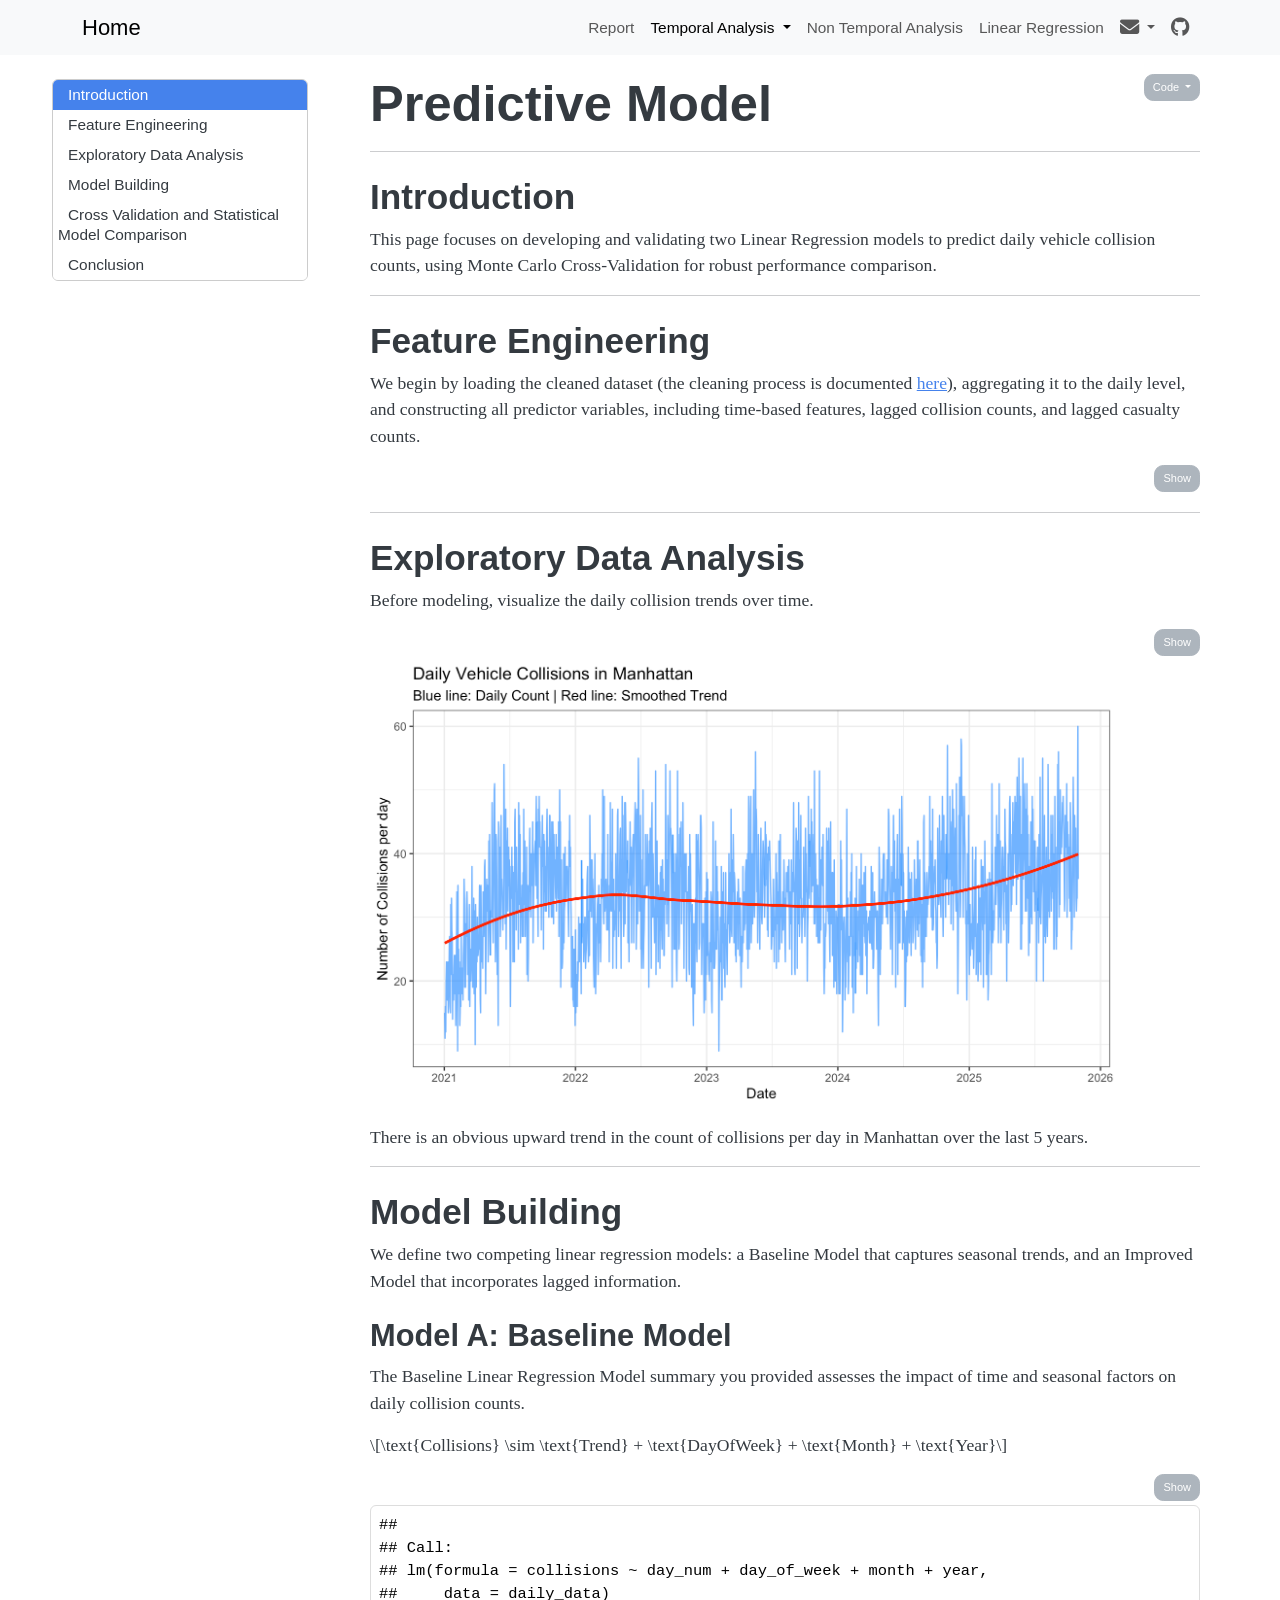
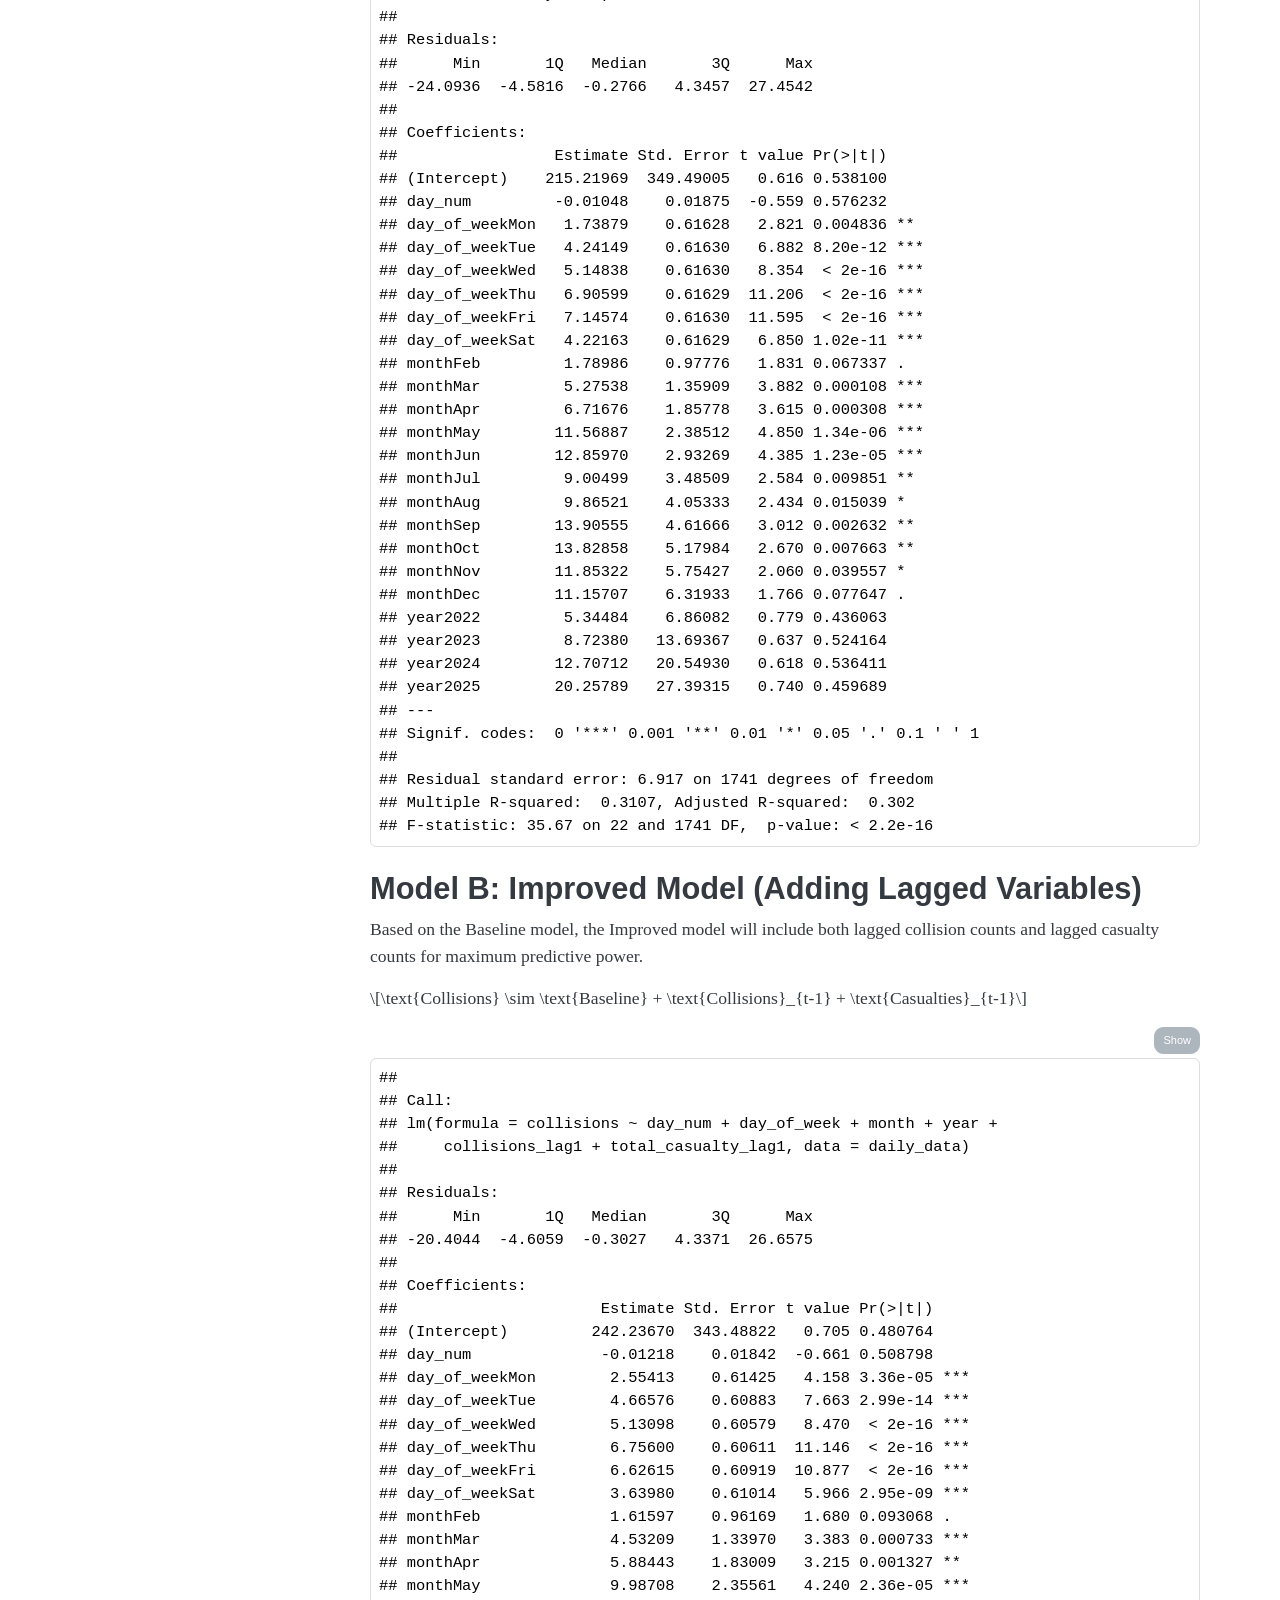
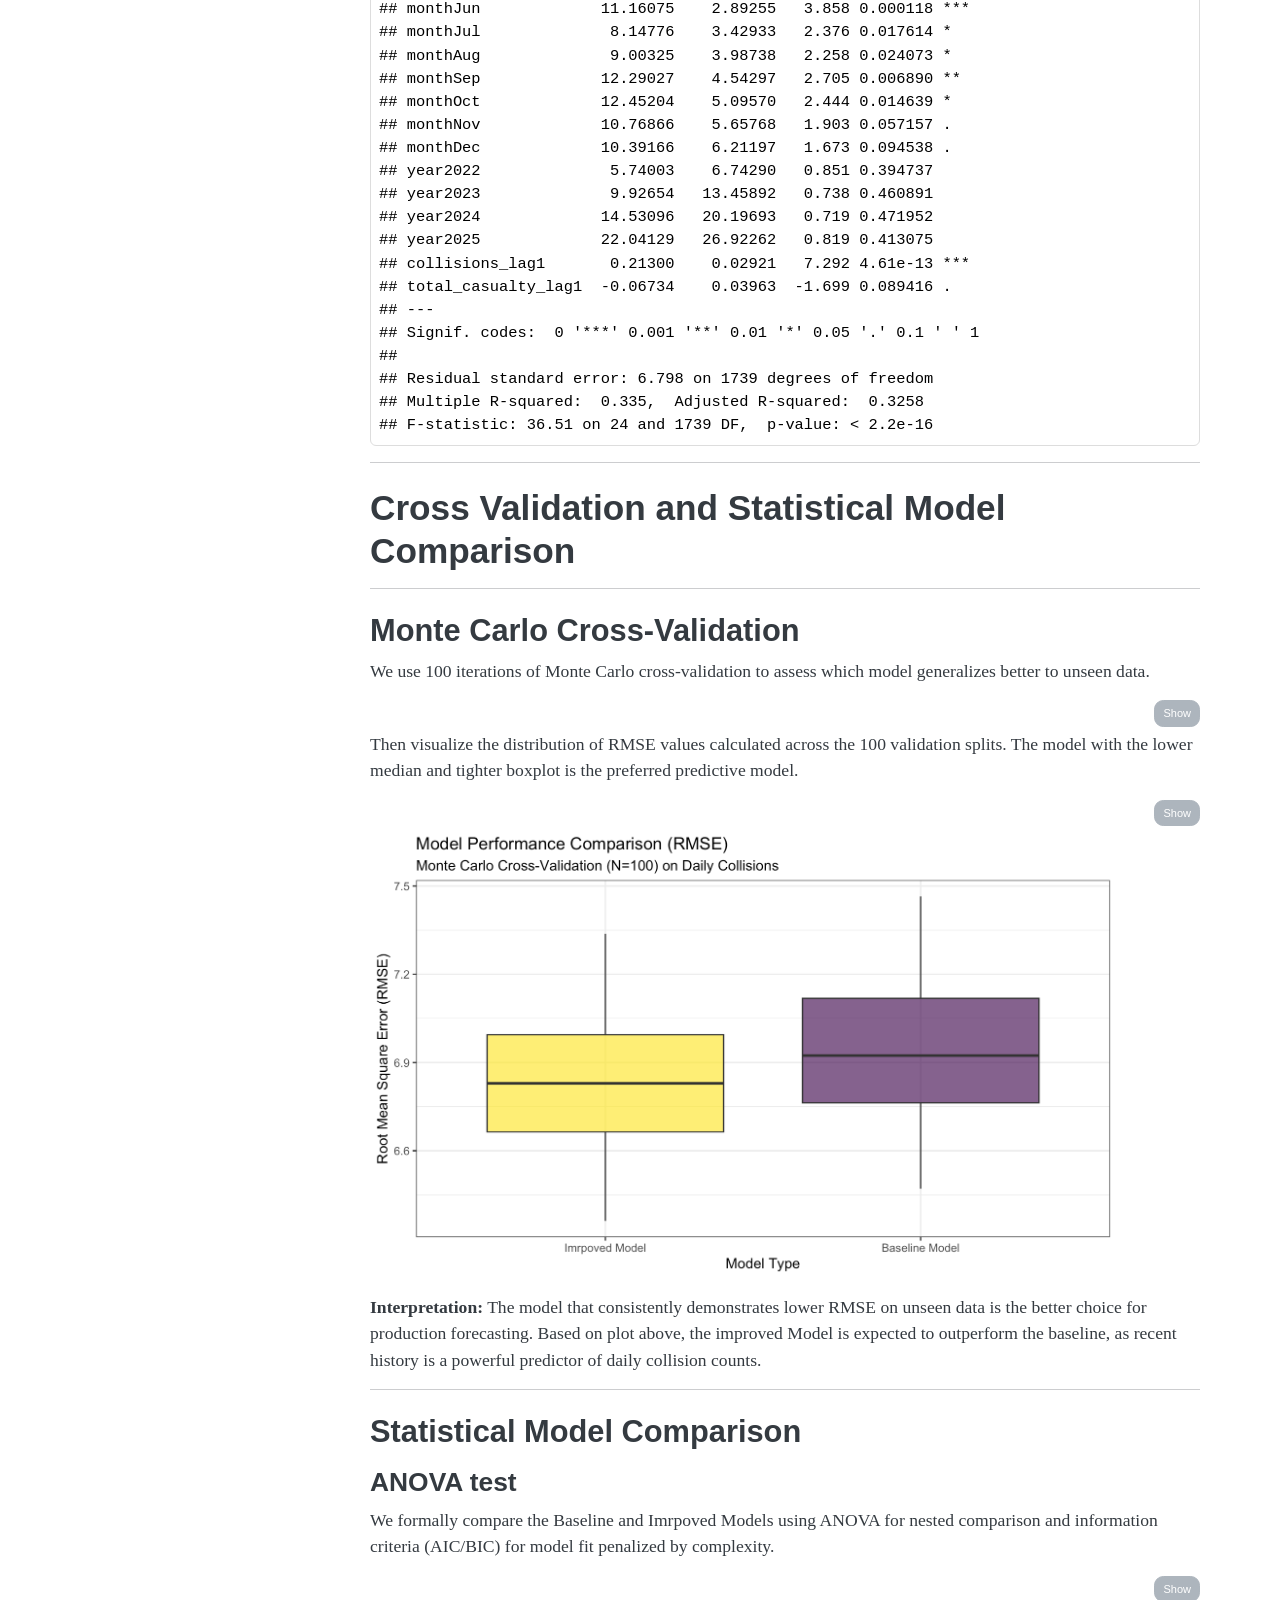
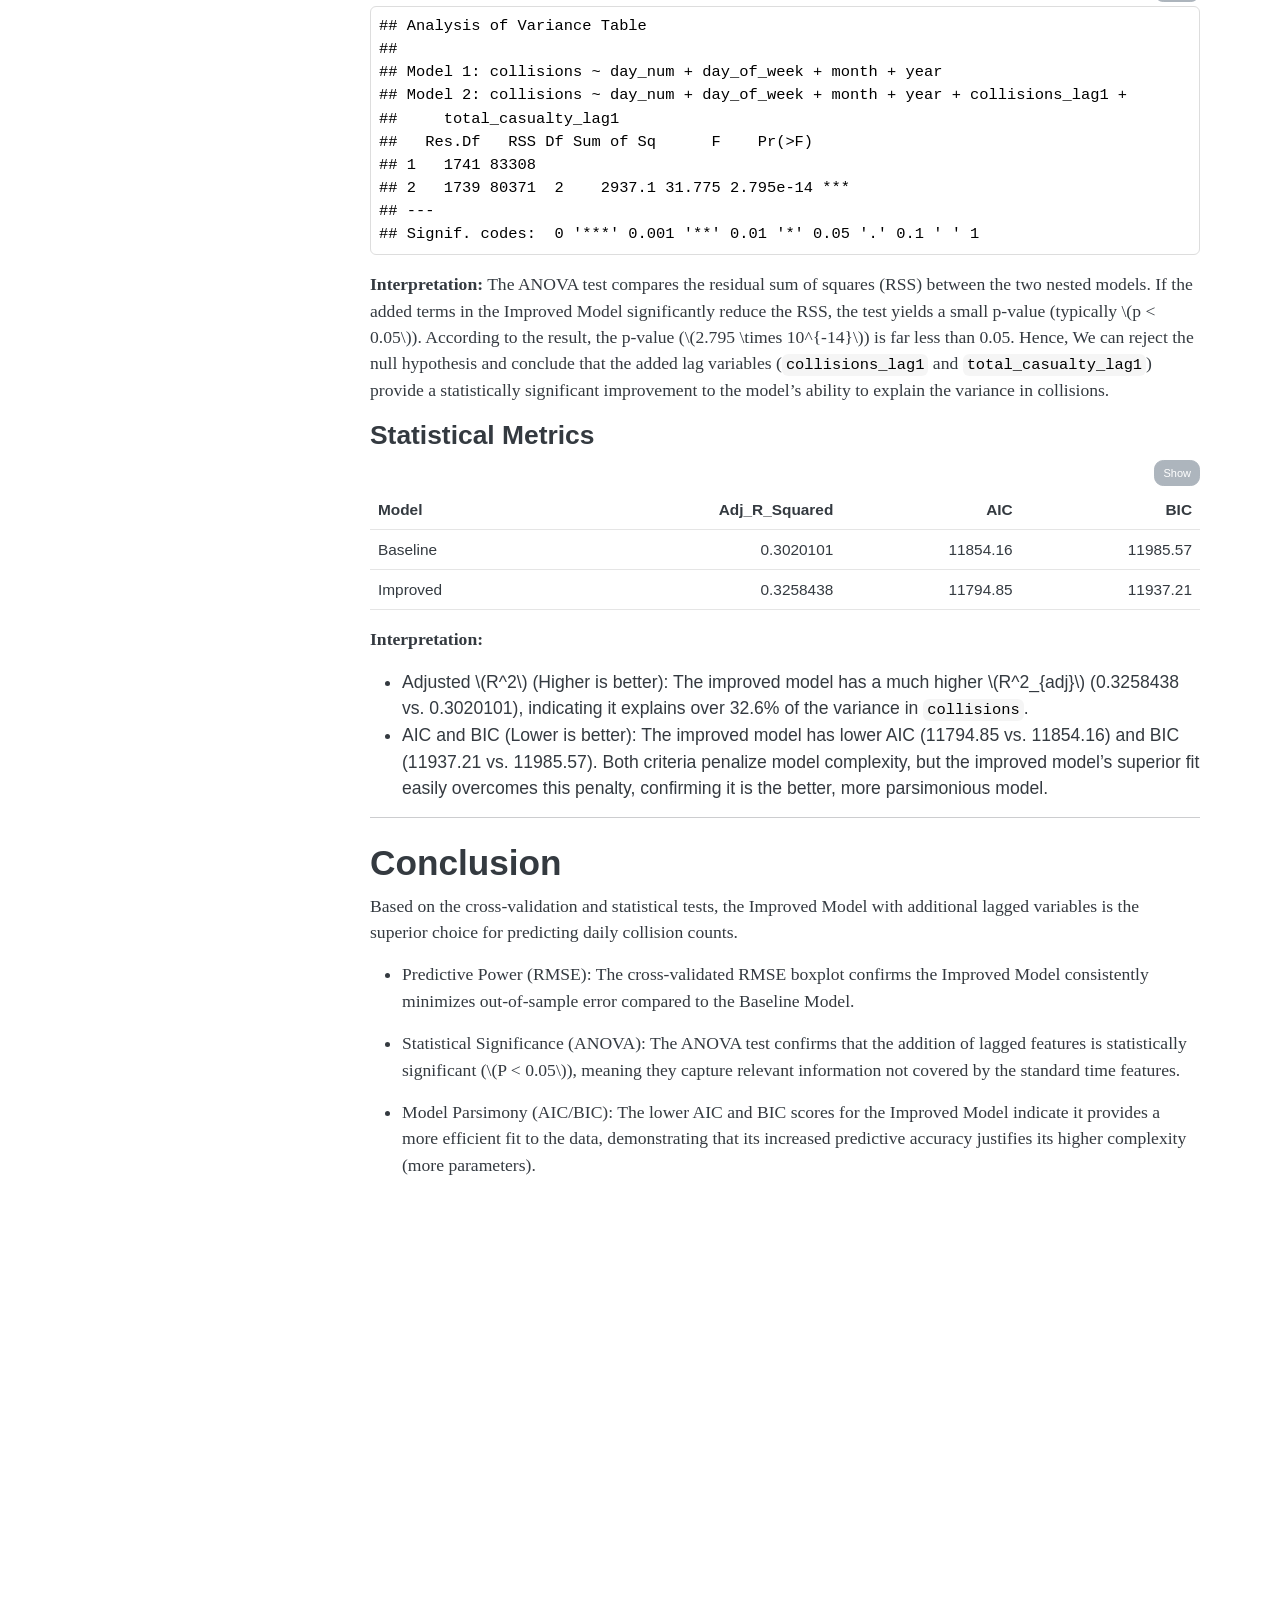
<file: Predictive_model.html>
<!DOCTYPE html>

<html>

<head>

<meta charset="utf-8" />
<meta name="generator" content="pandoc" />
<meta http-equiv="X-UA-Compatible" content="IE=EDGE" />




<title>Predictive Model</title>

<script src="site_libs/header-attrs-2.29/header-attrs.js"></script>
<script src="site_libs/jquery-3.6.0/jquery-3.6.0.min.js"></script>
<meta name="viewport" content="width=device-width, initial-scale=1, shrink-to-fit=no" />
<link href="site_libs/bootstrap-5.3.1/bootstrap.min.css" rel="stylesheet" />
<script src="site_libs/bootstrap-5.3.1/bootstrap.bundle.min.js"></script>
<script src="site_libs/bs3compat-0.9.0/transition.js"></script>
<script src="site_libs/bs3compat-0.9.0/tabs.js"></script>
<script src="site_libs/bs3compat-0.9.0/bs3compat.js"></script>
<script src="site_libs/jqueryui-1.13.2/jquery-ui.min.js"></script>
<link href="site_libs/tocify-1.9.1/jquery.tocify.css" rel="stylesheet" />
<script src="site_libs/tocify-1.9.1/jquery.tocify.js"></script>
<script src="site_libs/navigation-1.1/tabsets.js"></script>
<script src="site_libs/navigation-1.1/codefolding.js"></script>
<link href="site_libs/highlightjs-9.12.0/default.css" rel="stylesheet" />
<script src="site_libs/highlightjs-9.12.0/highlight.js"></script>
<link href="site_libs/font-awesome-6.5.2/css/all.min.css" rel="stylesheet" />
<link href="site_libs/font-awesome-6.5.2/css/v4-shims.min.css" rel="stylesheet" />

<style type="text/css">
  code{white-space: pre-wrap;}
  span.smallcaps{font-variant: small-caps;}
  span.underline{text-decoration: underline;}
  div.column{display: inline-block; vertical-align: top; width: 50%;}
  div.hanging-indent{margin-left: 1.5em; text-indent: -1.5em;}
  ul.task-list{list-style: none;}
    </style>

<style type="text/css">code{white-space: pre;}</style>
<script type="text/javascript">
if (window.hljs) {
  hljs.configure({languages: []});
  hljs.initHighlightingOnLoad();
  if (document.readyState && document.readyState === "complete") {
    window.setTimeout(function() { hljs.initHighlighting(); }, 0);
  }
}
</script>









<style type = "text/css">
.main-container {
  max-width: 940px;
  margin-left: auto;
  margin-right: auto;
}
img {
  max-width:100%;
}
.tabbed-pane {
  padding-top: 12px;
}
.html-widget {
  margin-bottom: 20px;
}
button.code-folding-btn:focus {
  outline: none;
}
summary {
  display: list-item;
}
details > summary > p:only-child {
  display: inline;
}
pre code {
  padding: 0;
}
</style>


<style type="text/css">
.dropdown-submenu {
  position: relative;
}
.dropdown-submenu>.dropdown-menu {
  top: 0;
  left: 100%;
  margin-top: -6px;
  margin-left: -1px;
  border-radius: 0 6px 6px 6px;
}
.dropdown-submenu:hover>.dropdown-menu {
  display: block;
}
.dropdown-submenu>a:after {
  display: block;
  content: " ";
  float: right;
  width: 0;
  height: 0;
  border-color: transparent;
  border-style: solid;
  border-width: 5px 0 5px 5px;
  border-left-color: #cccccc;
  margin-top: 5px;
  margin-right: -10px;
}
.dropdown-submenu:hover>a:after {
  border-left-color: #adb5bd;
}
.dropdown-submenu.pull-left {
  float: none;
}
.dropdown-submenu.pull-left>.dropdown-menu {
  left: -100%;
  margin-left: 10px;
  border-radius: 6px 0 6px 6px;
}
</style>

<script type="text/javascript">
// manage active state of menu based on current page
$(document).ready(function () {
  // active menu anchor
  href = window.location.pathname
  href = href.substr(href.lastIndexOf('/') + 1)
  if (href === "")
    href = "index.html";
  var menuAnchor = $('a[href="' + href + '"]');

  // mark the anchor link active (and if it's in a dropdown, also mark that active)
  var dropdown = menuAnchor.closest('li.dropdown');
  if (window.bootstrap) { // Bootstrap 4+
    menuAnchor.addClass('active');
    dropdown.find('> .dropdown-toggle').addClass('active');
  } else { // Bootstrap 3
    menuAnchor.parent().addClass('active');
    dropdown.addClass('active');
  }

  // Navbar adjustments
  var navHeight = $(".navbar").first().height() + 15;
  var style = document.createElement('style');
  var pt = "padding-top: " + navHeight + "px; ";
  var mt = "margin-top: -" + navHeight + "px; ";
  var css = "";
  // offset scroll position for anchor links (for fixed navbar)
  for (var i = 1; i <= 6; i++) {
    css += ".section h" + i + "{ " + pt + mt + "}\n";
  }
  style.innerHTML = "body {" + pt + "padding-bottom: 40px; }\n" + css;
  document.head.appendChild(style);
});
</script>

<!-- tabsets -->

<style type="text/css">
.tabset-dropdown > .nav-tabs {
  display: inline-table;
  max-height: 500px;
  min-height: 44px;
  overflow-y: auto;
  border: 1px solid #ddd;
  border-radius: 4px;
}

.tabset-dropdown > .nav-tabs > li.active:before, .tabset-dropdown > .nav-tabs.nav-tabs-open:before {
  content: "\e259";
  font-family: 'Glyphicons Halflings';
  display: inline-block;
  padding: 10px;
  border-right: 1px solid #ddd;
}

.tabset-dropdown > .nav-tabs.nav-tabs-open > li.active:before {
  content: "\e258";
  font-family: 'Glyphicons Halflings';
  border: none;
}

.tabset-dropdown > .nav-tabs > li.active {
  display: block;
}

.tabset-dropdown > .nav-tabs > li > a,
.tabset-dropdown > .nav-tabs > li > a:focus,
.tabset-dropdown > .nav-tabs > li > a:hover {
  border: none;
  display: inline-block;
  border-radius: 4px;
  background-color: transparent;
}

.tabset-dropdown > .nav-tabs.nav-tabs-open > li {
  display: block;
  float: none;
}

.tabset-dropdown > .nav-tabs > li {
  display: none;
}
</style>

<!-- code folding -->
<style type="text/css">
.code-folding-btn { margin-bottom: 4px; }
</style>



<style type="text/css">

#TOC {
  margin: 25px 0px 20px 0px;
}
@media (max-width: 768px) {
#TOC {
  position: relative;
  width: 100%;
}
}

@media print {
.toc-content {
  /* see https://github.com/w3c/csswg-drafts/issues/4434 */
  float: right;
}
}

.toc-content {
  padding-left: 30px;
  padding-right: 40px;
}

div.main-container {
  max-width: 1200px;
}

div.tocify {
  width: 20%;
  max-width: 260px;
  max-height: 85%;
}

@media (min-width: 768px) and (max-width: 991px) {
  div.tocify {
    width: 25%;
  }
}

@media (max-width: 767px) {
  div.tocify {
    width: 100%;
    max-width: none;
  }
}

.tocify ul, .tocify li {
  line-height: 20px;
}

.tocify-subheader .tocify-item {
  font-size: 0.90em;
}

.tocify .list-group-item {
  border-radius: 0px;
}


</style>



</head>

<body>


<div class="container-fluid main-container">


<!-- setup 3col/9col grid for toc_float and main content  -->
<div class="row">
<div class="col-xs-12 col-sm-4 col-md-3">
<div id="TOC" class="tocify">
</div>
</div>

<div class="toc-content col-xs-12 col-sm-8 col-md-9">




<div class="navbar navbar-default  navbar-fixed-top" role="navigation">
  <div class="container">
    <div class="navbar-header">
      <button type="button" class="navbar-toggle collapsed" data-toggle="collapse" data-bs-toggle="collapse" data-target="#navbar" data-bs-target="#navbar">
        <span class="icon-bar"></span>
        <span class="icon-bar"></span>
        <span class="icon-bar"></span>
      </button>
      <a class="navbar-brand" href="index.html">Home</a>
    </div>
    <div id="navbar" class="navbar-collapse collapse">
      <ul class="nav navbar-nav">
        
      </ul>
      <ul class="nav navbar-nav navbar-right">
        <li>
  <a href="report.html">Report</a>
</li>
<li class="dropdown">
  <a href="#" class="dropdown-toggle" data-toggle="dropdown" role="button" data-bs-toggle="dropdown" aria-expanded="false">
    Temporal Analysis
     
    <span class="caret"></span>
  </a>
  <ul class="dropdown-menu" role="menu">
    <li>
      <a href="https://ls4236-shiny.shinyapps.io/Temporal_trend_shiny/">Temporal Trend Overview (Shiny)</a>
    </li>
    <li>
      <a href="Temporal_data_analysis.html">Data Analysis</a>
    </li>
    <li>
      <a href="Predictive_model.html">Predictive Model</a>
    </li>
  </ul>
</li>
<li>
  <a href="Non_Temporal.html">Non Temporal Analysis</a>
</li>
<li>
  <a href="Linea_Regression.html">Linear Regression</a>
</li>
<li class="dropdown">
  <a href="#" class="dropdown-toggle" data-toggle="dropdown" role="button" data-bs-toggle="dropdown" aria-expanded="false">
    <span class="fa fa-envelope fa-lg"></span>
     
     
    <span class="caret"></span>
  </a>
  <ul class="dropdown-menu" role="menu">
    <li>
      <a href="mailto:&lt;yd2865@cumc.columbia.edu&gt;">Yan Duan</a>
    </li>
    <li>
      <a href="mailto:&lt;cd3591@cumc.columbia.edu&gt;">Anny Ding</a>
    </li>
    <li>
      <a href="mailto:&lt;ls4236@cumc.columbia.edu&gt;">Liliang Su</a>
    </li>
    <li>
      <a href="mailto:&lt;hc3654@cumc.columbia.edu&gt;">Haohua Chen</a>
    </li>
    <li>
      <a href="mailto:&lt;cz2955@cumc.columbia.edu&gt;">Chenhao Zheng</a>
    </li>
  </ul>
</li>
<li>
  <a href="https://github.com/LiliangSu103/p8105_final_project/tree/main">
    <span class="fa fa-github fa-lg"></span>
     
  </a>
</li>
      </ul>
    </div><!--/.nav-collapse -->
  </div><!--/.container -->
</div><!--/.navbar -->

<div id="header">

<div class="btn-group pull-right float-right">
<button type="button" class="btn btn-default btn-xs btn-secondary btn-sm dropdown-toggle" data-toggle="dropdown" data-bs-toggle="dropdown" aria-haspopup="true" aria-expanded="false"><span>Code</span> <span class="caret"></span></button>
<ul class="dropdown-menu dropdown-menu-right" style="min-width: 50px;">
<li><a id="rmd-show-all-code" href="#">Show All Code</a></li>
<li><a id="rmd-hide-all-code" href="#">Hide All Code</a></li>
</ul>
</div>



<h1 class="title toc-ignore">Predictive Model</h1>

</div>


<hr />
<div id="introduction" class="section level2">
<h2>Introduction</h2>
<p>This page focuses on developing and validating two Linear Regression
models to predict daily vehicle collision counts, using Monte Carlo
Cross-Validation for robust performance comparison.</p>
<hr />
</div>
<div id="feature-engineering" class="section level2">
<h2>Feature Engineering</h2>
<p>We begin by loading the cleaned dataset (the cleaning process is
documented <a href="data_clean.html">here</a>), aggregating it to the
daily level, and constructing all predictor variables, including
time-based features, lagged collision counts, and lagged casualty
counts.</p>
<pre class="r"><code># Load the dataset
df = read_csv(&quot;./data/collision_df.csv&quot;) |&gt; 
  select(collision_id, year, month, day, hour, day_of_week, crash_time, num_casualty) |&gt; 
  mutate(date = make_date(year, month, day)) |&gt; 
  distinct(collision_id, date, num_casualty)

daily_data = df |&gt; 
  group_by(date) |&gt; 
  summarise(
    # count collisions
    collisions = n(),
    # sum casualties
    total_casualty = sum(num_casualty, na.rm = TRUE),
  ) |&gt; 
  ungroup() |&gt; 
  # ensure the time series is continuous
  complete(date = seq(min(date), max(date), by = &quot;day&quot;), 
           fill = list(collisions = 0, total_casualty = 0)) |&gt; 
  mutate(
    # lagged features (set NA/first day&#39;s lag to 0)
    collisions_lag1 = lag(collisions, n = 1, default = 0), 
    total_casualty_lag1 = lag(total_casualty, n = 1, default = 0), 
    # Time features
    day_num = as.numeric(date),
    day_of_week = factor(wday(date, label = TRUE), ordered = FALSE),
    month = factor(month(date, label = TRUE), ordered = FALSE),
    year = factor(year(date))
  ) |&gt; 
  filter(row_number() &gt; 1) # Remove the first row due to arbitrary lag default</code></pre>
<hr />
</div>
<div id="exploratory-data-analysis" class="section level2">
<h2>Exploratory Data Analysis</h2>
<p>Before modeling, visualize the daily collision trends over time.</p>
<pre class="r"><code>ggplot(daily_data, aes(x = date, y = collisions)) +
  geom_line(color = &quot;dodgerblue&quot;, alpha = 0.7) +
  geom_smooth(method = &quot;loess&quot;, formula = &#39;y ~ x&#39;, color = &quot;red&quot;, se = FALSE) +
  labs(title = &quot;Daily Vehicle Collisions in Manhattan&quot;,
       subtitle = &quot;Blue line: Daily Count | Red line: Smoothed Trend&quot;,
       x = &quot;Date&quot;,
       y = &quot;Number of Collisions per day&quot;) +
  scale_x_date(
    date_breaks = &quot;1 year&quot;,
    date_labels = &quot;%Y&quot;
  )</code></pre>
<p><img src="Predictive_model_files/figure-html/unnamed-chunk-2-1.png" width="90%" /></p>
<p>There is an obvious upward trend in the count of collisions per day
in Manhattan over the last 5 years.</p>
<hr />
</div>
<div id="model-building" class="section level2">
<h2>Model Building</h2>
<p>We define two competing linear regression models: a Baseline Model
that captures seasonal trends, and an Improved Model that incorporates
lagged information.</p>
<div id="model-a-baseline-model" class="section level3">
<h3>Model A: Baseline Model</h3>
<p>The Baseline Linear Regression Model summary you provided assesses
the impact of time and seasonal factors on daily collision counts.</p>
<p><span class="math display">\[\text{Collisions} \sim \text{Trend} +
\text{DayOfWeek} + \text{Month} + \text{Year}\]</span></p>
<pre class="r"><code>lm_baseline = lm(collisions ~ day_num + day_of_week + month + year, data = daily_data)
summary(lm_baseline)</code></pre>
<pre><code>## 
## Call:
## lm(formula = collisions ~ day_num + day_of_week + month + year, 
##     data = daily_data)
## 
## Residuals:
##      Min       1Q   Median       3Q      Max 
## -24.0936  -4.5816  -0.2766   4.3457  27.4542 
## 
## Coefficients:
##                 Estimate Std. Error t value Pr(&gt;|t|)    
## (Intercept)    215.21969  349.49005   0.616 0.538100    
## day_num         -0.01048    0.01875  -0.559 0.576232    
## day_of_weekMon   1.73879    0.61628   2.821 0.004836 ** 
## day_of_weekTue   4.24149    0.61630   6.882 8.20e-12 ***
## day_of_weekWed   5.14838    0.61630   8.354  &lt; 2e-16 ***
## day_of_weekThu   6.90599    0.61629  11.206  &lt; 2e-16 ***
## day_of_weekFri   7.14574    0.61630  11.595  &lt; 2e-16 ***
## day_of_weekSat   4.22163    0.61629   6.850 1.02e-11 ***
## monthFeb         1.78986    0.97776   1.831 0.067337 .  
## monthMar         5.27538    1.35909   3.882 0.000108 ***
## monthApr         6.71676    1.85778   3.615 0.000308 ***
## monthMay        11.56887    2.38512   4.850 1.34e-06 ***
## monthJun        12.85970    2.93269   4.385 1.23e-05 ***
## monthJul         9.00499    3.48509   2.584 0.009851 ** 
## monthAug         9.86521    4.05333   2.434 0.015039 *  
## monthSep        13.90555    4.61666   3.012 0.002632 ** 
## monthOct        13.82858    5.17984   2.670 0.007663 ** 
## monthNov        11.85322    5.75427   2.060 0.039557 *  
## monthDec        11.15707    6.31933   1.766 0.077647 .  
## year2022         5.34484    6.86082   0.779 0.436063    
## year2023         8.72380   13.69367   0.637 0.524164    
## year2024        12.70712   20.54930   0.618 0.536411    
## year2025        20.25789   27.39315   0.740 0.459689    
## ---
## Signif. codes:  0 &#39;***&#39; 0.001 &#39;**&#39; 0.01 &#39;*&#39; 0.05 &#39;.&#39; 0.1 &#39; &#39; 1
## 
## Residual standard error: 6.917 on 1741 degrees of freedom
## Multiple R-squared:  0.3107, Adjusted R-squared:  0.302 
## F-statistic: 35.67 on 22 and 1741 DF,  p-value: &lt; 2.2e-16</code></pre>
</div>
<div id="model-b-improved-model-adding-lagged-variables"
class="section level3">
<h3>Model B: Improved Model (Adding Lagged Variables)</h3>
<p>Based on the Baseline model, the Improved model will include both
lagged collision counts and lagged casualty counts for maximum
predictive power.</p>
<p><span class="math display">\[\text{Collisions} \sim \text{Baseline} +
\text{Collisions}_{t-1} + \text{Casualties}_{t-1}\]</span></p>
<pre class="r"><code>lm_lagged = lm(collisions ~ day_num + day_of_week + month + year + collisions_lag1 + total_casualty_lag1, data = daily_data)
summary(lm_lagged)</code></pre>
<pre><code>## 
## Call:
## lm(formula = collisions ~ day_num + day_of_week + month + year + 
##     collisions_lag1 + total_casualty_lag1, data = daily_data)
## 
## Residuals:
##      Min       1Q   Median       3Q      Max 
## -20.4044  -4.6059  -0.3027   4.3371  26.6575 
## 
## Coefficients:
##                      Estimate Std. Error t value Pr(&gt;|t|)    
## (Intercept)         242.23670  343.48822   0.705 0.480764    
## day_num              -0.01218    0.01842  -0.661 0.508798    
## day_of_weekMon        2.55413    0.61425   4.158 3.36e-05 ***
## day_of_weekTue        4.66576    0.60883   7.663 2.99e-14 ***
## day_of_weekWed        5.13098    0.60579   8.470  &lt; 2e-16 ***
## day_of_weekThu        6.75600    0.60611  11.146  &lt; 2e-16 ***
## day_of_weekFri        6.62615    0.60919  10.877  &lt; 2e-16 ***
## day_of_weekSat        3.63980    0.61014   5.966 2.95e-09 ***
## monthFeb              1.61597    0.96169   1.680 0.093068 .  
## monthMar              4.53209    1.33970   3.383 0.000733 ***
## monthApr              5.88443    1.83009   3.215 0.001327 ** 
## monthMay              9.98708    2.35561   4.240 2.36e-05 ***
## monthJun             11.16075    2.89255   3.858 0.000118 ***
## monthJul              8.14776    3.42933   2.376 0.017614 *  
## monthAug              9.00325    3.98738   2.258 0.024073 *  
## monthSep             12.29027    4.54297   2.705 0.006890 ** 
## monthOct             12.45204    5.09570   2.444 0.014639 *  
## monthNov             10.76866    5.65768   1.903 0.057157 .  
## monthDec             10.39166    6.21197   1.673 0.094538 .  
## year2022              5.74003    6.74290   0.851 0.394737    
## year2023              9.92654   13.45892   0.738 0.460891    
## year2024             14.53096   20.19693   0.719 0.471952    
## year2025             22.04129   26.92262   0.819 0.413075    
## collisions_lag1       0.21300    0.02921   7.292 4.61e-13 ***
## total_casualty_lag1  -0.06734    0.03963  -1.699 0.089416 .  
## ---
## Signif. codes:  0 &#39;***&#39; 0.001 &#39;**&#39; 0.01 &#39;*&#39; 0.05 &#39;.&#39; 0.1 &#39; &#39; 1
## 
## Residual standard error: 6.798 on 1739 degrees of freedom
## Multiple R-squared:  0.335,  Adjusted R-squared:  0.3258 
## F-statistic: 36.51 on 24 and 1739 DF,  p-value: &lt; 2.2e-16</code></pre>
<hr />
</div>
</div>
<div id="cross-validation-and-statistical-model-comparison"
class="section level2">
<h2>Cross Validation and Statistical Model Comparison</h2>
<hr />
<div id="monte-carlo-cross-validation" class="section level3">
<h3>Monte Carlo Cross-Validation</h3>
<p>We use 100 iterations of Monte Carlo cross-validation to assess which
model generalizes better to unseen data.</p>
<pre class="r"><code># Create 100 Monte Carlo cross-validation splits
cv_df = crossv_mc(daily_data, n = 100) |&gt; 
  mutate(
    train = map(train, as_tibble),
    test = map(test, as_tibble)
  )

cv_df = cv_df |&gt; 
  # fit models
  mutate(
    lm_baseline = map(train, \(df) lm(collisions ~ day_num + day_of_week + month + year, data = df)),
    lm_lagged = map(train, \(df) lm(collisions ~ day_num + day_of_week + month + year + collisions_lag1 + total_casualty_lag1, data = df))
    ) |&gt; 
  # evaluate models
  mutate(
    rmse_baseline = map2_dbl(lm_baseline, test, rmse),
    rmse_lagged = map2_dbl(lm_lagged, test, rmse)
  )</code></pre>
<p>Then visualize the distribution of RMSE values calculated across the
100 validation splits. The model with the lower median and tighter
boxplot is the preferred predictive model.</p>
<pre class="r"><code># Tidy the RMSE results for plotting
rmse_comparison = cv_df |&gt; 
  select(starts_with(&quot;rmse&quot;)) |&gt; 
  pivot_longer(
    everything(),
    names_to = &quot;model&quot;,
    values_to = &quot;rmse&quot;,
    names_prefix = &quot;rmse_&quot;
  )

# Create the Boxplots
ggplot(rmse_comparison, aes(x = fct_reorder(model, rmse, .fun = median), y = rmse, fill = model)) +
  geom_boxplot(alpha = 0.7) +
  labs(
    title = &quot;Model Performance Comparison (RMSE)&quot;,
    subtitle = &quot;Monte Carlo Cross-Validation (N=100) on Daily Collisions&quot;,
    x = &quot;Model Type&quot;,
    y = &quot;Root Mean Square Error (RMSE)&quot;
  ) +
  scale_x_discrete(labels = c(&quot;baseline&quot; = &quot;Baseline Model&quot;, &quot;lagged&quot; = &quot;Imrpoved Model&quot;)) +
  theme(legend.position = &quot;none&quot;)</code></pre>
<p><img src="Predictive_model_files/figure-html/unnamed-chunk-6-1.png" width="90%" /></p>
<p><strong>Interpretation:</strong> The model that consistently
demonstrates lower RMSE on unseen data is the better choice for
production forecasting. Based on plot above, the improved Model is
expected to outperform the baseline, as recent history is a powerful
predictor of daily collision counts.</p>
<hr />
</div>
<div id="statistical-model-comparison" class="section level3">
<h3>Statistical Model Comparison</h3>
<div id="anova-test" class="section level4">
<h4>ANOVA test</h4>
<p>We formally compare the Baseline and Imrpoved Models using ANOVA for
nested comparison and information criteria (AIC/BIC) for model fit
penalized by complexity.</p>
<pre class="r"><code># ANOVA test
anova_test = anova(lm_baseline, lm_lagged)
anova_test</code></pre>
<pre><code>## Analysis of Variance Table
## 
## Model 1: collisions ~ day_num + day_of_week + month + year
## Model 2: collisions ~ day_num + day_of_week + month + year + collisions_lag1 + 
##     total_casualty_lag1
##   Res.Df   RSS Df Sum of Sq      F    Pr(&gt;F)    
## 1   1741 83308                                  
## 2   1739 80371  2    2937.1 31.775 2.795e-14 ***
## ---
## Signif. codes:  0 &#39;***&#39; 0.001 &#39;**&#39; 0.01 &#39;*&#39; 0.05 &#39;.&#39; 0.1 &#39; &#39; 1</code></pre>
<p><strong>Interpretation:</strong> The ANOVA test compares the residual
sum of squares (RSS) between the two nested models. If the added terms
in the Improved Model significantly reduce the RSS, the test yields a
small p-value (typically <span class="math inline">\(p &lt;
0.05\)</span>). According to the result, the p-value (<span
class="math inline">\(2.795 \times 10^{-14}\)</span>) is far less than
0.05. Hence, We can reject the null hypothesis and conclude that the
added lag variables (<code>collisions_lag1</code> and
<code>total_casualty_lag1</code>) provide a statistically significant
improvement to the model’s ability to explain the variance in
collisions.</p>
</div>
<div id="statistical-metrics" class="section level4">
<h4>Statistical Metrics</h4>
<pre class="r"><code># AIC and BIC Comparison
comparison_metrics = tibble(
  Model = c(&quot;Baseline&quot;, &quot;Improved&quot;),
  Adj_R_Squared = c(
    pull(broom::glance(lm_baseline), adj.r.squared),
    pull(broom::glance(lm_lagged), adj.r.squared)
  ),
  AIC = c(
    AIC(lm_baseline),
    AIC(lm_lagged)
  ),
  BIC = c(
    BIC(lm_baseline),
    BIC(lm_lagged)
  )
)

comparison_metrics |&gt; 
  knitr::kable()</code></pre>
<table>
<thead>
<tr class="header">
<th align="left">Model</th>
<th align="right">Adj_R_Squared</th>
<th align="right">AIC</th>
<th align="right">BIC</th>
</tr>
</thead>
<tbody>
<tr class="odd">
<td align="left">Baseline</td>
<td align="right">0.3020101</td>
<td align="right">11854.16</td>
<td align="right">11985.57</td>
</tr>
<tr class="even">
<td align="left">Improved</td>
<td align="right">0.3258438</td>
<td align="right">11794.85</td>
<td align="right">11937.21</td>
</tr>
</tbody>
</table>
<p><strong>Interpretation:</strong></p>
<ul>
<li>Adjusted <span class="math inline">\(R^2\)</span> (Higher is
better): The improved model has a much higher <span
class="math inline">\(R^2_{adj}\)</span> (0.3258438 vs. 0.3020101),
indicating it explains over 32.6% of the variance in
<code>collisions</code>.</li>
<li>AIC and BIC (Lower is better): The improved model has lower AIC
(11794.85 vs. 11854.16) and BIC (11937.21 vs. 11985.57). Both criteria
penalize model complexity, but the improved model’s superior fit easily
overcomes this penalty, confirming it is the better, more parsimonious
model.</li>
</ul>
<hr />
</div>
</div>
</div>
<div id="conclusion" class="section level2">
<h2>Conclusion</h2>
<p>Based on the cross-validation and statistical tests, the Improved
Model with additional lagged variables is the superior choice for
predicting daily collision counts.</p>
<ul>
<li><p>Predictive Power (RMSE): The cross-validated RMSE boxplot
confirms the Improved Model consistently minimizes out-of-sample error
compared to the Baseline Model.</p></li>
<li><p>Statistical Significance (ANOVA): The ANOVA test confirms that
the addition of lagged features is statistically significant (<span
class="math inline">\(P &lt; 0.05\)</span>), meaning they capture
relevant information not covered by the standard time features.</p></li>
<li><p>Model Parsimony (AIC/BIC): The lower AIC and BIC scores for the
Improved Model indicate it provides a more efficient fit to the data,
demonstrating that its increased predictive accuracy justifies its
higher complexity (more parameters).</p></li>
</ul>
</div>



</div>
</div>

</div>

<script>

// add bootstrap table styles to pandoc tables
function bootstrapStylePandocTables() {
  $('tr.odd').parent('tbody').parent('table').addClass('table table-condensed');
}
$(document).ready(function () {
  bootstrapStylePandocTables();
});


</script>

<!-- tabsets -->

<script>
$(document).ready(function () {
  window.buildTabsets("TOC");
});

$(document).ready(function () {
  $('.tabset-dropdown > .nav-tabs > li').click(function () {
    $(this).parent().toggleClass('nav-tabs-open');
  });
});
</script>

<!-- code folding -->
<script>
$(document).ready(function () {
  window.initializeCodeFolding("hide" === "show");
});
</script>

<script>
$(document).ready(function ()  {

    // temporarily add toc-ignore selector to headers for the consistency with Pandoc
    $('.unlisted.unnumbered').addClass('toc-ignore')

    // move toc-ignore selectors from section div to header
    $('div.section.toc-ignore')
        .removeClass('toc-ignore')
        .children('h1,h2,h3,h4,h5').addClass('toc-ignore');

    // establish options
    var options = {
      selectors: "h1,h2,h3",
      theme: "bootstrap3",
      context: '.toc-content',
      hashGenerator: function (text) {
        return text.replace(/[.\\/?&!#<>]/g, '').replace(/\s/g, '_');
      },
      ignoreSelector: ".toc-ignore",
      scrollTo: 0
    };
    options.showAndHide = true;
    options.smoothScroll = true;

    // tocify
    var toc = $("#TOC").tocify(options).data("toc-tocify");
});
</script>

<!-- dynamically load mathjax for compatibility with self-contained -->
<script>
  (function () {
    var script = document.createElement("script");
    script.type = "text/javascript";
    script.src  = "https://mathjax.rstudio.com/latest/MathJax.js?config=TeX-AMS-MML_HTMLorMML";
    document.getElementsByTagName("head")[0].appendChild(script);
  })();
</script>

</body>
</html>
</file>
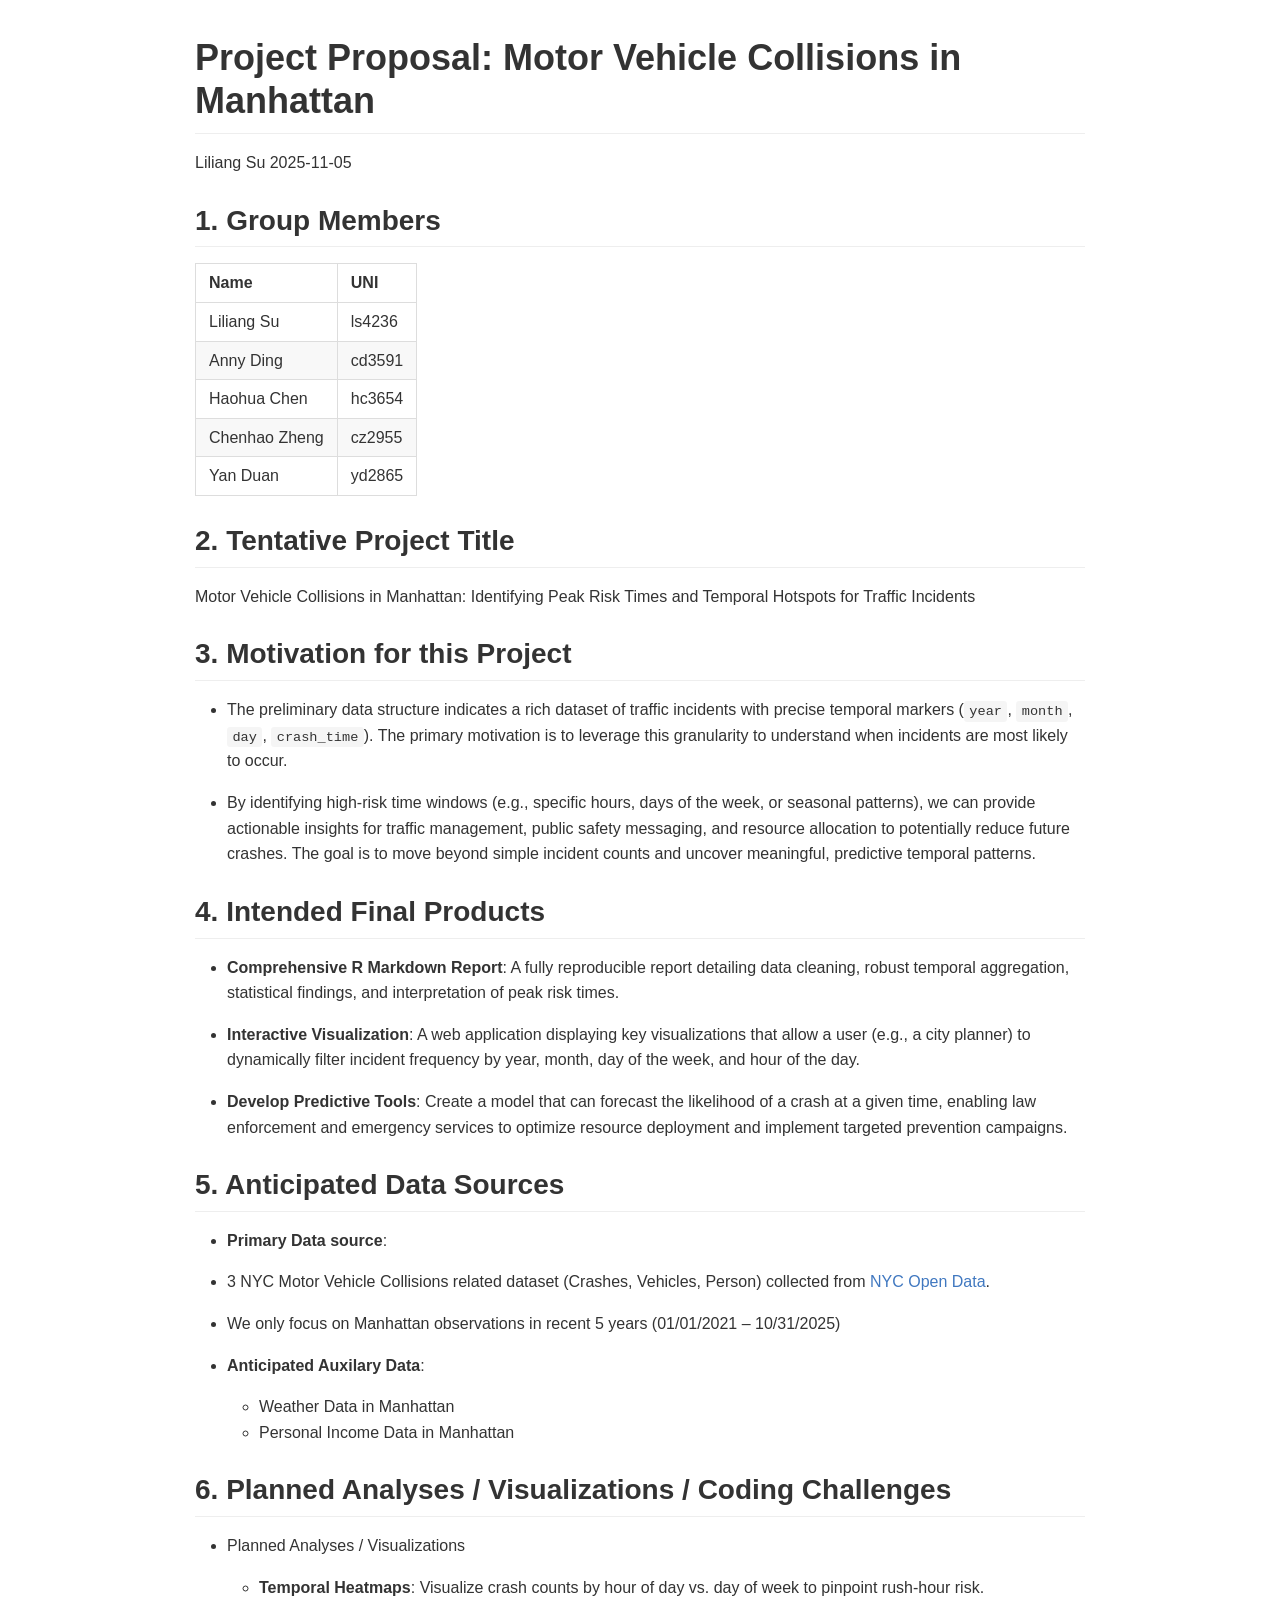
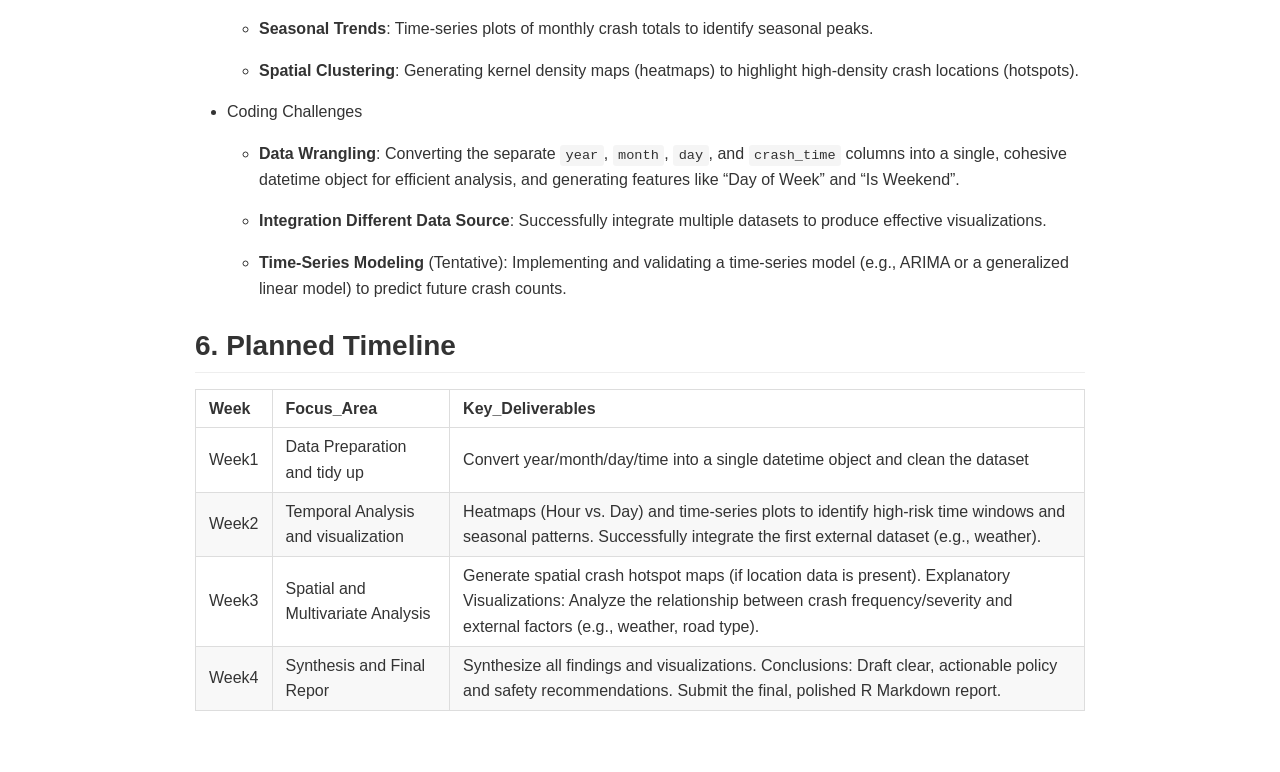
<file: proposal.html>
<!DOCTYPE html>

<html xmlns="http://www.w3.org/1999/xhtml">

<head>

<meta charset="utf-8">
<meta http-equiv="Content-Type" content="text/html; charset=utf-8" />
<meta name="generator" content="pandoc" />
<meta name="viewport" content="width=device-width, initial-scale=1">

<style type="text/css">
@font-face {
font-family: octicons-link;
src: url([data-uri]) format('woff');
}
body {
-webkit-text-size-adjust: 100%;
text-size-adjust: 100%;
color: #333;
font-family: "Helvetica Neue", Helvetica, "Segoe UI", Arial, freesans, sans-serif, "Apple Color Emoji", "Segoe UI Emoji", "Segoe UI Symbol";
font-size: 16px;
line-height: 1.6;
word-wrap: break-word;
}
a {
background-color: transparent;
}
a:active,
a:hover {
outline: 0;
}
strong {
font-weight: bold;
}
h1 {
font-size: 2em;
margin: 0.67em 0;
}
img {
border: 0;
}
hr {
box-sizing: content-box;
height: 0;
}
pre {
overflow: auto;
}
code,
kbd,
pre {
font-family: monospace, monospace;
font-size: 1em;
}
input {
color: inherit;
font: inherit;
margin: 0;
}
html input[disabled] {
cursor: default;
}
input {
line-height: normal;
}
input[type="checkbox"] {
box-sizing: border-box;
padding: 0;
}
table {
border-collapse: collapse;
border-spacing: 0;
}
td,
th {
padding: 0;
}
* {
box-sizing: border-box;
}
input {
font: 13px / 1.4 Helvetica, arial, nimbussansl, liberationsans, freesans, clean, sans-serif, "Apple Color Emoji", "Segoe UI Emoji", "Segoe UI Symbol";
}
a {
color: #4078c0;
text-decoration: none;
}
a:hover,
a:active {
text-decoration: underline;
}
hr {
height: 0;
margin: 15px 0;
overflow: hidden;
background: transparent;
border: 0;
border-bottom: 1px solid #ddd;
}
hr:before {
display: table;
content: "";
}
hr:after {
display: table;
clear: both;
content: "";
}
h1,
h2,
h3,
h4,
h5,
h6 {
margin-top: 15px;
margin-bottom: 15px;
line-height: 1.1;
}
h1 {
font-size: 30px;
}
h2 {
font-size: 21px;
}
h3 {
font-size: 16px;
}
h4 {
font-size: 14px;
}
h5 {
font-size: 12px;
}
h6 {
font-size: 11px;
}
blockquote {
margin: 0;
}
ul,
ol {
padding: 0;
margin-top: 0;
margin-bottom: 0;
}
ol ol,
ul ol {
list-style-type: lower-roman;
}
ul ul ol,
ul ol ol,
ol ul ol,
ol ol ol {
list-style-type: lower-alpha;
}
dd {
margin-left: 0;
}
code {
font-family: Consolas, "Liberation Mono", Menlo, Courier, monospace;
font-size: 12px;
}
pre {
margin-top: 0;
margin-bottom: 0;
font: 12px Consolas, "Liberation Mono", Menlo, Courier, monospace;
}
.select::-ms-expand {
opacity: 0;
}
.octicon {
font: normal normal normal 16px/1 octicons-link;
display: inline-block;
text-decoration: none;
text-rendering: auto;
-webkit-font-smoothing: antialiased;
-moz-osx-font-smoothing: grayscale;
-webkit-user-select: none;
-moz-user-select: none;
-ms-user-select: none;
user-select: none;
}
.octicon-link:before {
content: '\f05c';
}
.markdown-body:before {
display: table;
content: "";
}
.markdown-body:after {
display: table;
clear: both;
content: "";
}
.markdown-body>*:first-child {
margin-top: 0 !important;
}
.markdown-body>*:last-child {
margin-bottom: 0 !important;
}
a:not([href]) {
color: inherit;
text-decoration: none;
}
.anchor {
display: inline-block;
padding-right: 2px;
margin-left: -18px;
}
.anchor:focus {
outline: none;
}
h1,
h2,
h3,
h4,
h5,
h6 {
margin-top: 1em;
margin-bottom: 16px;
font-weight: bold;
line-height: 1.4;
}
h1 .octicon-link,
h2 .octicon-link,
h3 .octicon-link,
h4 .octicon-link,
h5 .octicon-link,
h6 .octicon-link {
color: #000;
vertical-align: middle;
visibility: hidden;
}
h1:hover .anchor,
h2:hover .anchor,
h3:hover .anchor,
h4:hover .anchor,
h5:hover .anchor,
h6:hover .anchor {
text-decoration: none;
}
h1:hover .anchor .octicon-link,
h2:hover .anchor .octicon-link,
h3:hover .anchor .octicon-link,
h4:hover .anchor .octicon-link,
h5:hover .anchor .octicon-link,
h6:hover .anchor .octicon-link {
visibility: visible;
}
h1 {
padding-bottom: 0.3em;
font-size: 2.25em;
line-height: 1.2;
border-bottom: 1px solid #eee;
}
h1 .anchor {
line-height: 1;
}
h2 {
padding-bottom: 0.3em;
font-size: 1.75em;
line-height: 1.225;
border-bottom: 1px solid #eee;
}
h2 .anchor {
line-height: 1;
}
h3 {
font-size: 1.5em;
line-height: 1.43;
}
h3 .anchor {
line-height: 1.2;
}
h4 {
font-size: 1.25em;
}
h4 .anchor {
line-height: 1.2;
}
h5 {
font-size: 1em;
}
h5 .anchor {
line-height: 1.1;
}
h6 {
font-size: 1em;
color: #777;
}
h6 .anchor {
line-height: 1.1;
}
p,
blockquote,
ul,
ol,
dl,
table,
pre {
margin-top: 0;
margin-bottom: 16px;
}
hr {
height: 4px;
padding: 0;
margin: 16px 0;
background-color: #e7e7e7;
border: 0 none;
}
ul,
ol {
padding-left: 2em;
}
ul ul,
ul ol,
ol ol,
ol ul {
margin-top: 0;
margin-bottom: 0;
}
li>p {
margin-top: 16px;
}
dl {
padding: 0;
}
dl dt {
padding: 0;
margin-top: 16px;
font-size: 1em;
font-style: italic;
font-weight: bold;
}
dl dd {
padding: 0 16px;
margin-bottom: 16px;
}
blockquote {
padding: 0 15px;
color: #777;
border-left: 4px solid #ddd;
}
blockquote>:first-child {
margin-top: 0;
}
blockquote>:last-child {
margin-bottom: 0;
}
table {
display: block;
width: 100%;
overflow: auto;
word-break: normal;
word-break: keep-all;
}
table th {
font-weight: bold;
}
table th,
table td {
padding: 6px 13px;
border: 1px solid #ddd;
}
table tr {
background-color: #fff;
border-top: 1px solid #ccc;
}
table tr:nth-child(2n) {
background-color: #f8f8f8;
}
img {
max-width: 100%;
box-sizing: content-box;
background-color: #fff;
}
code {
padding: 0;
padding-top: 0.2em;
padding-bottom: 0.2em;
margin: 0;
font-size: 85%;
background-color: rgba(0,0,0,0.04);
border-radius: 3px;
}
code:before,
code:after {
letter-spacing: -0.2em;
content: "\00a0";
}
pre>code {
padding: 0;
margin: 0;
font-size: 100%;
word-break: normal;
white-space: pre;
background: transparent;
border: 0;
}
.highlight {
margin-bottom: 16px;
}
.highlight pre,
pre {
padding: 16px;
overflow: auto;
font-size: 85%;
line-height: 1.45;
background-color: #f7f7f7;
border-radius: 3px;
}
.highlight pre {
margin-bottom: 0;
word-break: normal;
}
pre {
word-wrap: normal;
}
pre code {
display: inline;
max-width: initial;
padding: 0;
margin: 0;
overflow: initial;
line-height: inherit;
word-wrap: normal;
background-color: transparent;
border: 0;
}
pre code:before,
pre code:after {
content: normal;
}
kbd {
display: inline-block;
padding: 3px 5px;
font-size: 11px;
line-height: 10px;
color: #555;
vertical-align: middle;
background-color: #fcfcfc;
border: solid 1px #ccc;
border-bottom-color: #bbb;
border-radius: 3px;
box-shadow: inset 0 -1px 0 #bbb;
}
.pl-c {
color: #969896;
}
.pl-c1,
.pl-s .pl-v {
color: #0086b3;
}
.pl-e,
.pl-en {
color: #795da3;
}
.pl-s .pl-s1,
.pl-smi {
color: #333;
}
.pl-ent {
color: #63a35c;
}
.pl-k {
color: #a71d5d;
}
.pl-pds,
.pl-s,
.pl-s .pl-pse .pl-s1,
.pl-sr,
.pl-sr .pl-cce,
.pl-sr .pl-sra,
.pl-sr .pl-sre {
color: #183691;
}
.pl-v {
color: #ed6a43;
}
.pl-id {
color: #b52a1d;
}
.pl-ii {
background-color: #b52a1d;
color: #f8f8f8;
}
.pl-sr .pl-cce {
color: #63a35c;
font-weight: bold;
}
.pl-ml {
color: #693a17;
}
.pl-mh,
.pl-mh .pl-en,
.pl-ms {
color: #1d3e81;
font-weight: bold;
}
.pl-mq {
color: #008080;
}
.pl-mi {
color: #333;
font-style: italic;
}
.pl-mb {
color: #333;
font-weight: bold;
}
.pl-md {
background-color: #ffecec;
color: #bd2c00;
}
.pl-mi1 {
background-color: #eaffea;
color: #55a532;
}
.pl-mdr {
color: #795da3;
font-weight: bold;
}
.pl-mo {
color: #1d3e81;
}
kbd {
display: inline-block;
padding: 3px 5px;
font: 11px Consolas, "Liberation Mono", Menlo, Courier, monospace;
line-height: 10px;
color: #555;
vertical-align: middle;
background-color: #fcfcfc;
border: solid 1px #ccc;
border-bottom-color: #bbb;
border-radius: 3px;
box-shadow: inset 0 -1px 0 #bbb;
}
.task-list-item {
list-style-type: none;
}
.task-list-item+.task-list-item {
margin-top: 3px;
}
.task-list-item input {
margin: 0 0.35em 0.25em -1.6em;
vertical-align: middle;
}
:checked+.radio-label {
z-index: 1;
position: relative;
border-color: #4078c0;
}
.sourceLine {
display: inline-block;
}
code .kw { color: #000000; }
code .dt { color: #ed6a43; }
code .dv { color: #009999; }
code .bn { color: #009999; }
code .fl { color: #009999; }
code .ch { color: #009999; }
code .st { color: #183691; }
code .co { color: #969896; }
code .ot { color: #0086b3; }
code .al { color: #a61717; }
code .fu { color: #63a35c; }
code .er { color: #a61717; background-color: #e3d2d2; }
code .wa { color: #000000; }
code .cn { color: #008080; }
code .sc { color: #008080; }
code .vs { color: #183691; }
code .ss { color: #183691; }
code .im { color: #000000; }
code .va {color: #008080; }
code .cf { color: #000000; }
code .op { color: #000000; }
code .bu { color: #000000; }
code .ex { color: #000000; }
code .pp { color: #999999; }
code .at { color: #008080; }
code .do { color: #969896; }
code .an { color: #008080; }
code .cv { color: #008080; }
code .in { color: #008080; }
</style>
<style>
body {
box-sizing: border-box;
min-width: 200px;
max-width: 980px;
margin: 0 auto;
padding: 45px;
padding-top: 0px;
}
</style>


</head>

<body>

<h1 id="project-proposal-motor-vehicle-collisions-in-manhattan">Project
Proposal: Motor Vehicle Collisions in Manhattan</h1>
<p>Liliang Su 2025-11-05</p>
<h2 id="id_1-group-members">1. Group Members</h2>
<table>
<thead>
<tr>
<th align="left">Name</th>
<th align="left">UNI</th>
</tr>
</thead>
<tbody>
<tr>
<td align="left">Liliang Su</td>
<td align="left">ls4236</td>
</tr>
<tr>
<td align="left">Anny Ding</td>
<td align="left">cd3591</td>
</tr>
<tr>
<td align="left">Haohua Chen</td>
<td align="left">hc3654</td>
</tr>
<tr>
<td align="left">Chenhao Zheng</td>
<td align="left">cz2955</td>
</tr>
<tr>
<td align="left">Yan Duan</td>
<td align="left">yd2865</td>
</tr>
</tbody>
</table>
<h2 id="id_2-tentative-project-title">2. Tentative Project Title</h2>
<p>Motor Vehicle Collisions in Manhattan: Identifying Peak Risk Times
and Temporal Hotspots for Traffic Incidents</p>
<h2 id="id_3-motivation-for-this-project">3. Motivation for this
Project</h2>
<ul>
<li><p>The preliminary data structure indicates a rich dataset of
traffic incidents with precise temporal markers (<code>year</code>,
<code>month</code>, <code>day</code>, <code>crash_time</code>). The
primary motivation is to leverage this granularity to understand when
incidents are most likely to occur.</p></li>
<li><p>By identifying high-risk time windows (e.g., specific hours, days
of the week, or seasonal patterns), we can provide actionable insights
for traffic management, public safety messaging, and resource allocation
to potentially reduce future crashes. The goal is to move beyond simple
incident counts and uncover meaningful, predictive temporal
patterns.</p></li>
</ul>
<h2 id="id_4-intended-final-products">4. Intended Final Products</h2>
<ul>
<li><p><strong>Comprehensive R Markdown Report</strong>: A fully
reproducible report detailing data cleaning, robust temporal
aggregation, statistical findings, and interpretation of peak risk
times.</p></li>
<li><p><strong>Interactive Visualization</strong>: A web application
displaying key visualizations that allow a user (e.g., a city planner)
to dynamically filter incident frequency by year, month, day of the
week, and hour of the day.</p></li>
<li><p><strong>Develop Predictive Tools</strong>: Create a model that
can forecast the likelihood of a crash at a given time, enabling law
enforcement and emergency services to optimize resource deployment and
implement targeted prevention campaigns.</p></li>
</ul>
<h2 id="id_5-anticipated-data-sources">5. Anticipated Data Sources</h2>
<ul>
<li><p><strong>Primary Data source</strong>:</p></li>
<li><p>3 NYC Motor Vehicle Collisions related dataset (Crashes,
Vehicles, Person) collected from <a href="https://data.cityofnewyork.us/browse?sortBy=relevance&amp;pageSize=20&amp;limitTo=datasets&amp;q=NYC+Traffic+Accidents&amp;page=1">NYC
Open Data</a>.</p></li>
<li><p>We only focus on Manhattan observations in recent 5 years
(01/01/2021 – 10/31/2025)</p></li>
<li><p><strong>Anticipated Auxilary Data</strong>:</p>
<ul>
<li>Weather Data in Manhattan</li>
<li>Personal Income Data in Manhattan</li>
</ul></li>
</ul>
<h2 id="id_6-planned-analyses--visualizations--coding-challenges">6.
Planned Analyses / Visualizations / Coding Challenges</h2>
<ul>
<li><p>Planned Analyses / Visualizations</p>
<ul>
<li><p><strong>Temporal Heatmaps</strong>: Visualize crash counts by
hour of day vs. day of week to pinpoint rush-hour risk.</p></li>
<li><p><strong>Seasonal Trends</strong>: Time-series plots of monthly
crash totals to identify seasonal peaks.</p></li>
<li><p><strong>Spatial Clustering</strong>: Generating kernel density
maps (heatmaps) to highlight high-density crash locations
(hotspots).</p></li>
</ul></li>
<li><p>Coding Challenges</p>
<ul>
<li><p><strong>Data Wrangling</strong>: Converting the separate
<code>year</code>, <code>month</code>, <code>day</code>, and
<code>crash_time</code> columns into a single, cohesive datetime object
for efficient analysis, and generating features like “Day of Week” and
“Is Weekend”.</p></li>
<li><p><strong>Integration Different Data Source</strong>: Successfully
integrate multiple datasets to produce effective
visualizations.</p></li>
<li><p><strong>Time-Series Modeling</strong> (Tentative): Implementing
and validating a time-series model (e.g., ARIMA or a generalized linear
model) to predict future crash counts.</p></li>
</ul></li>
</ul>
<h2 id="id_6-planned-timeline">6. Planned Timeline</h2>
<table>
<thead>
<tr>
<th align="left">Week</th>
<th align="left">Focus_Area</th>
<th align="left">Key_Deliverables</th>
</tr>
</thead>
<tbody>
<tr>
<td align="left">Week1</td>
<td align="left">Data Preparation and tidy up</td>
<td align="left">Convert year/month/day/time into a single datetime
object and clean the dataset</td>
</tr>
<tr>
<td align="left">Week2</td>
<td align="left">Temporal Analysis and visualization</td>
<td align="left">Heatmaps (Hour vs. Day) and time-series plots to
identify high-risk time windows and seasonal patterns. Successfully
integrate the first external dataset (e.g., weather).</td>
</tr>
<tr>
<td align="left">Week3</td>
<td align="left">Spatial and Multivariate Analysis</td>
<td align="left">Generate spatial crash hotspot maps (if location data
is present). Explanatory Visualizations: Analyze the relationship
between crash frequency/severity and external factors (e.g., weather,
road type).</td>
</tr>
<tr>
<td align="left">Week4</td>
<td align="left">Synthesis and Final Repor</td>
<td align="left">Synthesize all findings and visualizations.
Conclusions: Draft clear, actionable policy and safety recommendations.
Submit the final, polished R Markdown report.</td>
</tr>
</tbody>
</table>

</body>
</html>
</file>
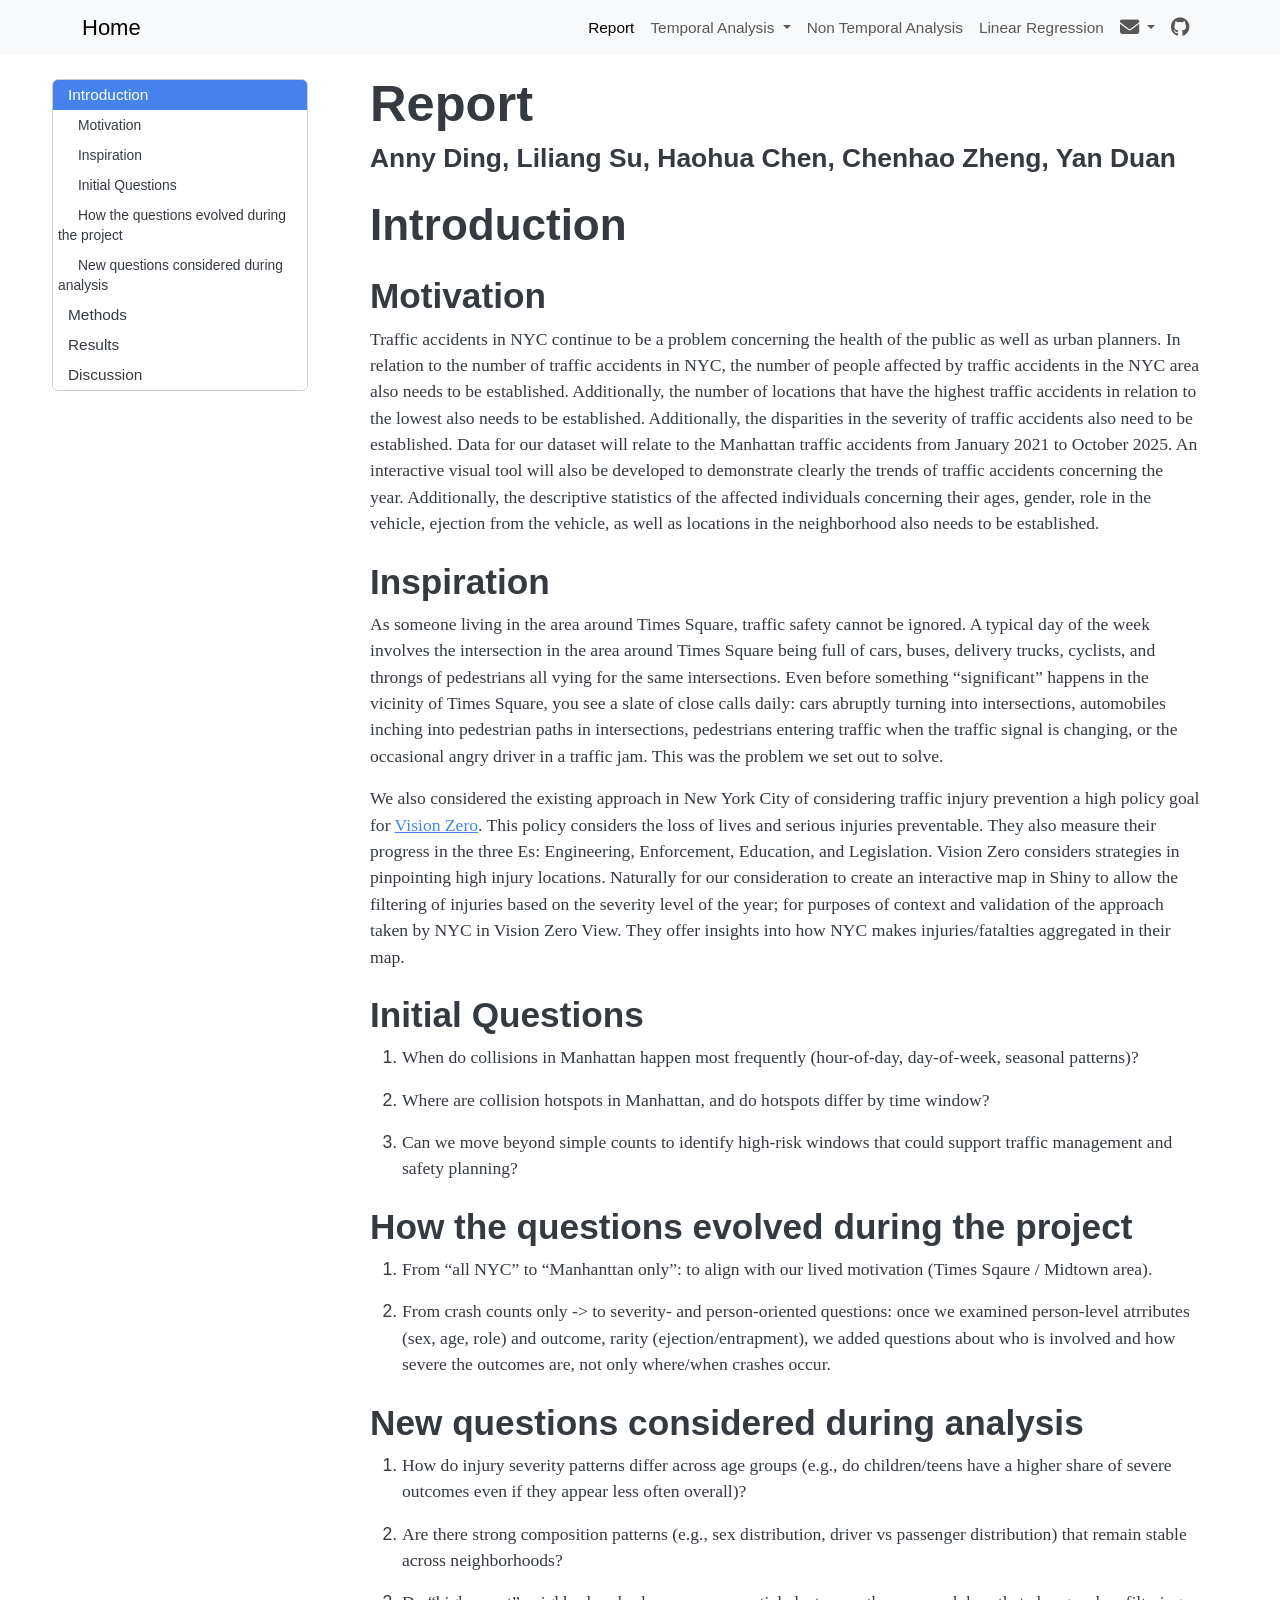
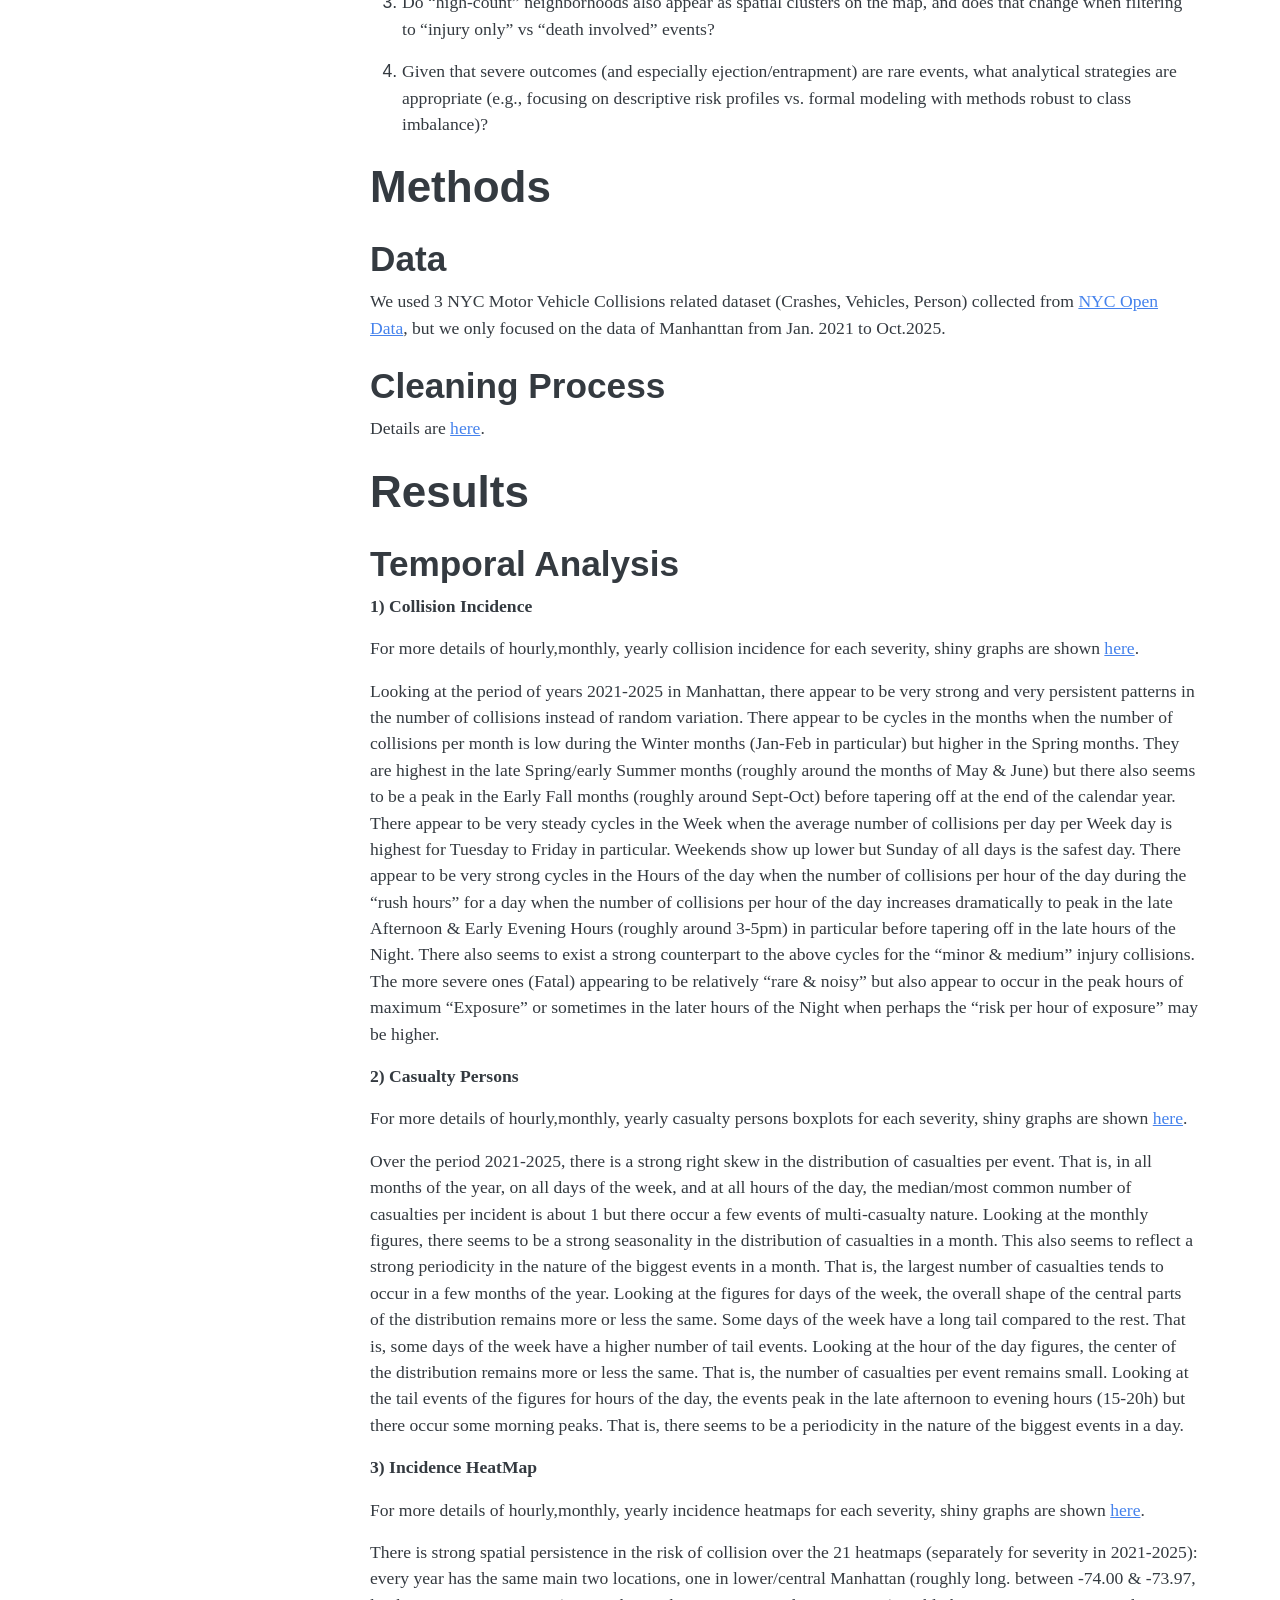
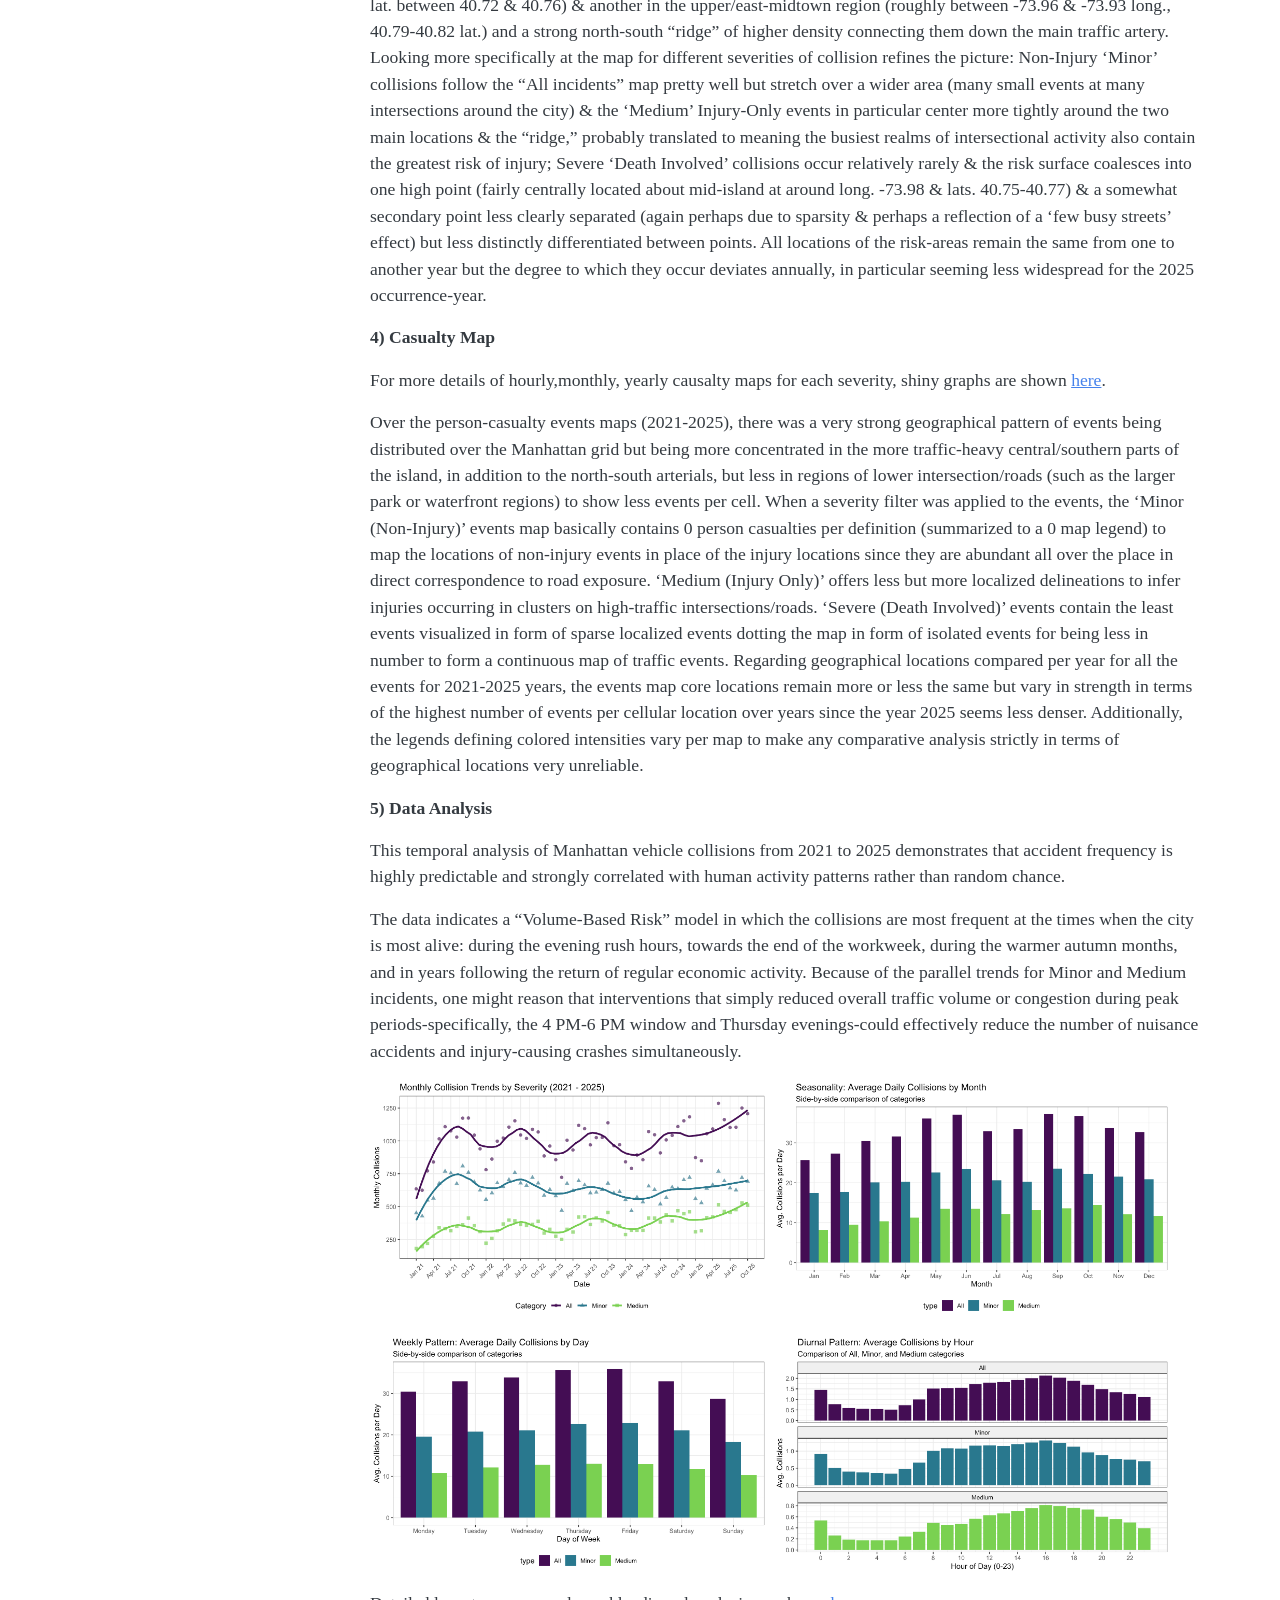
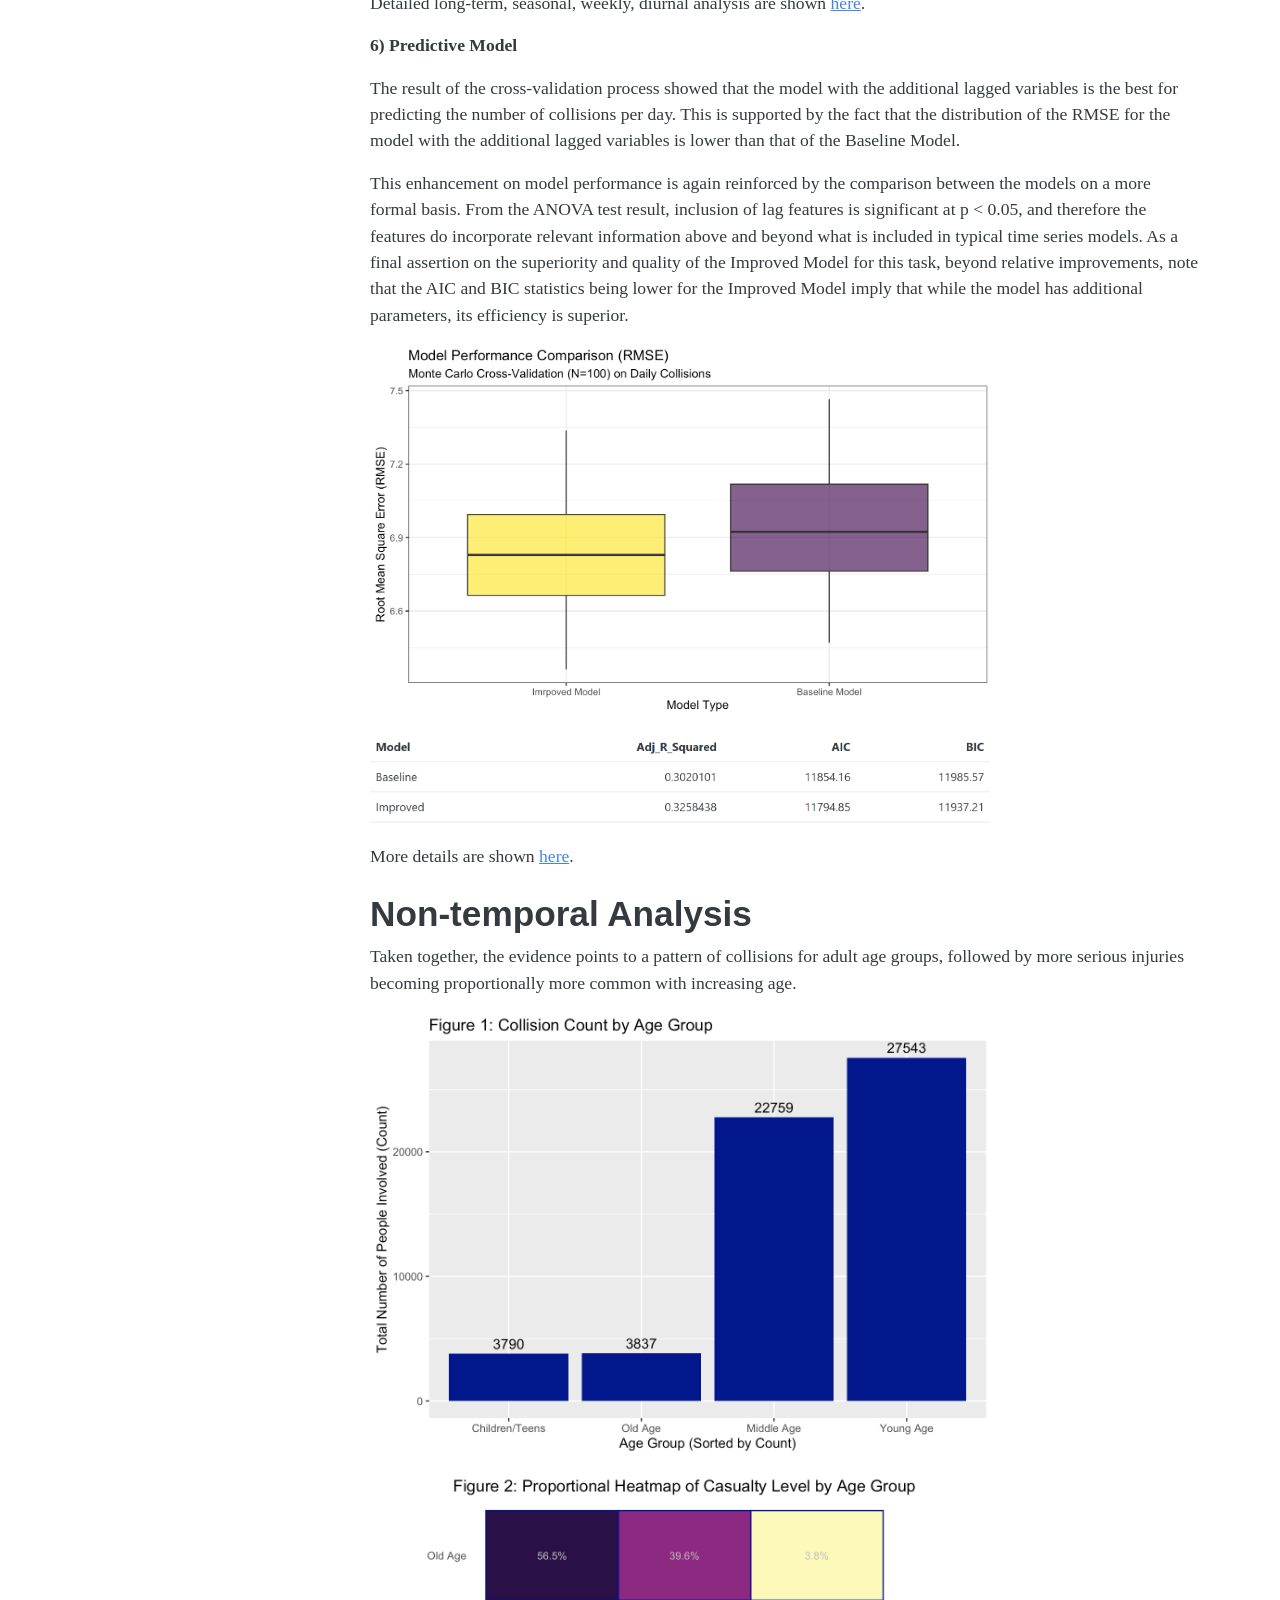
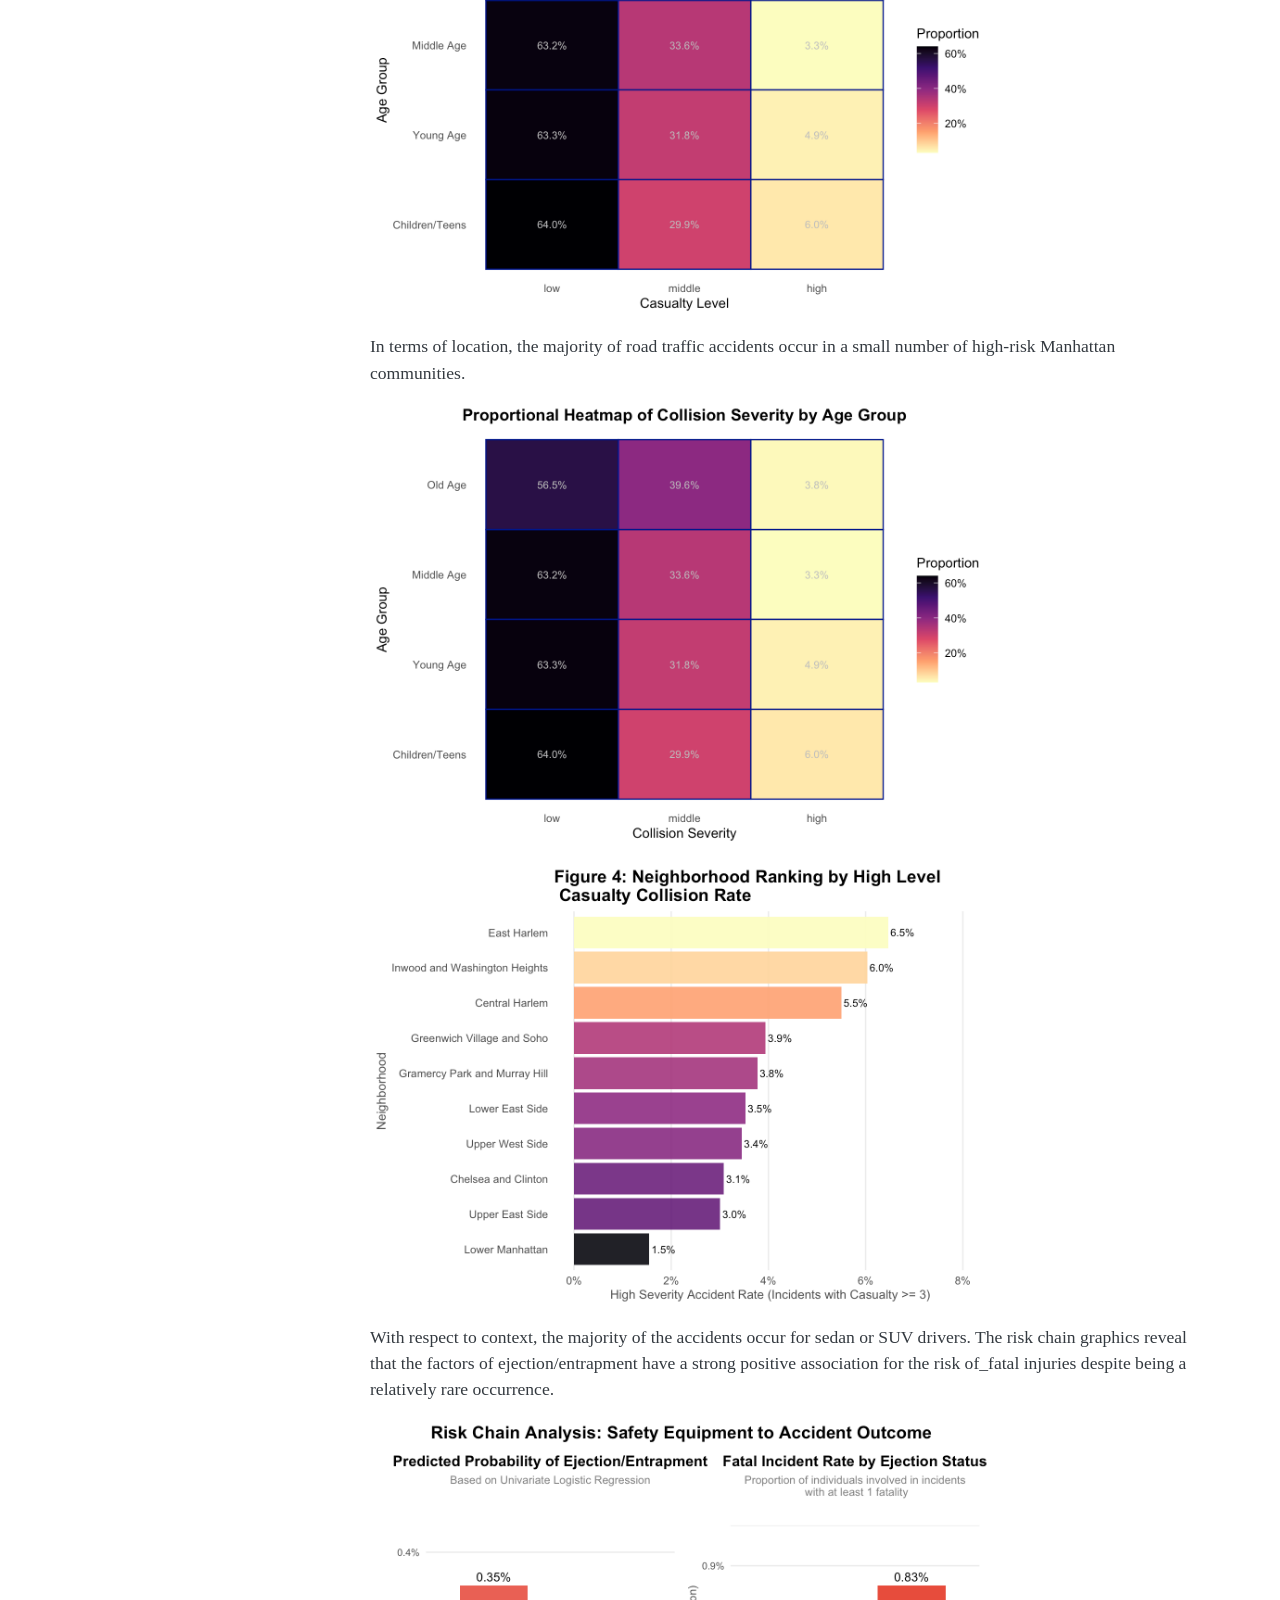
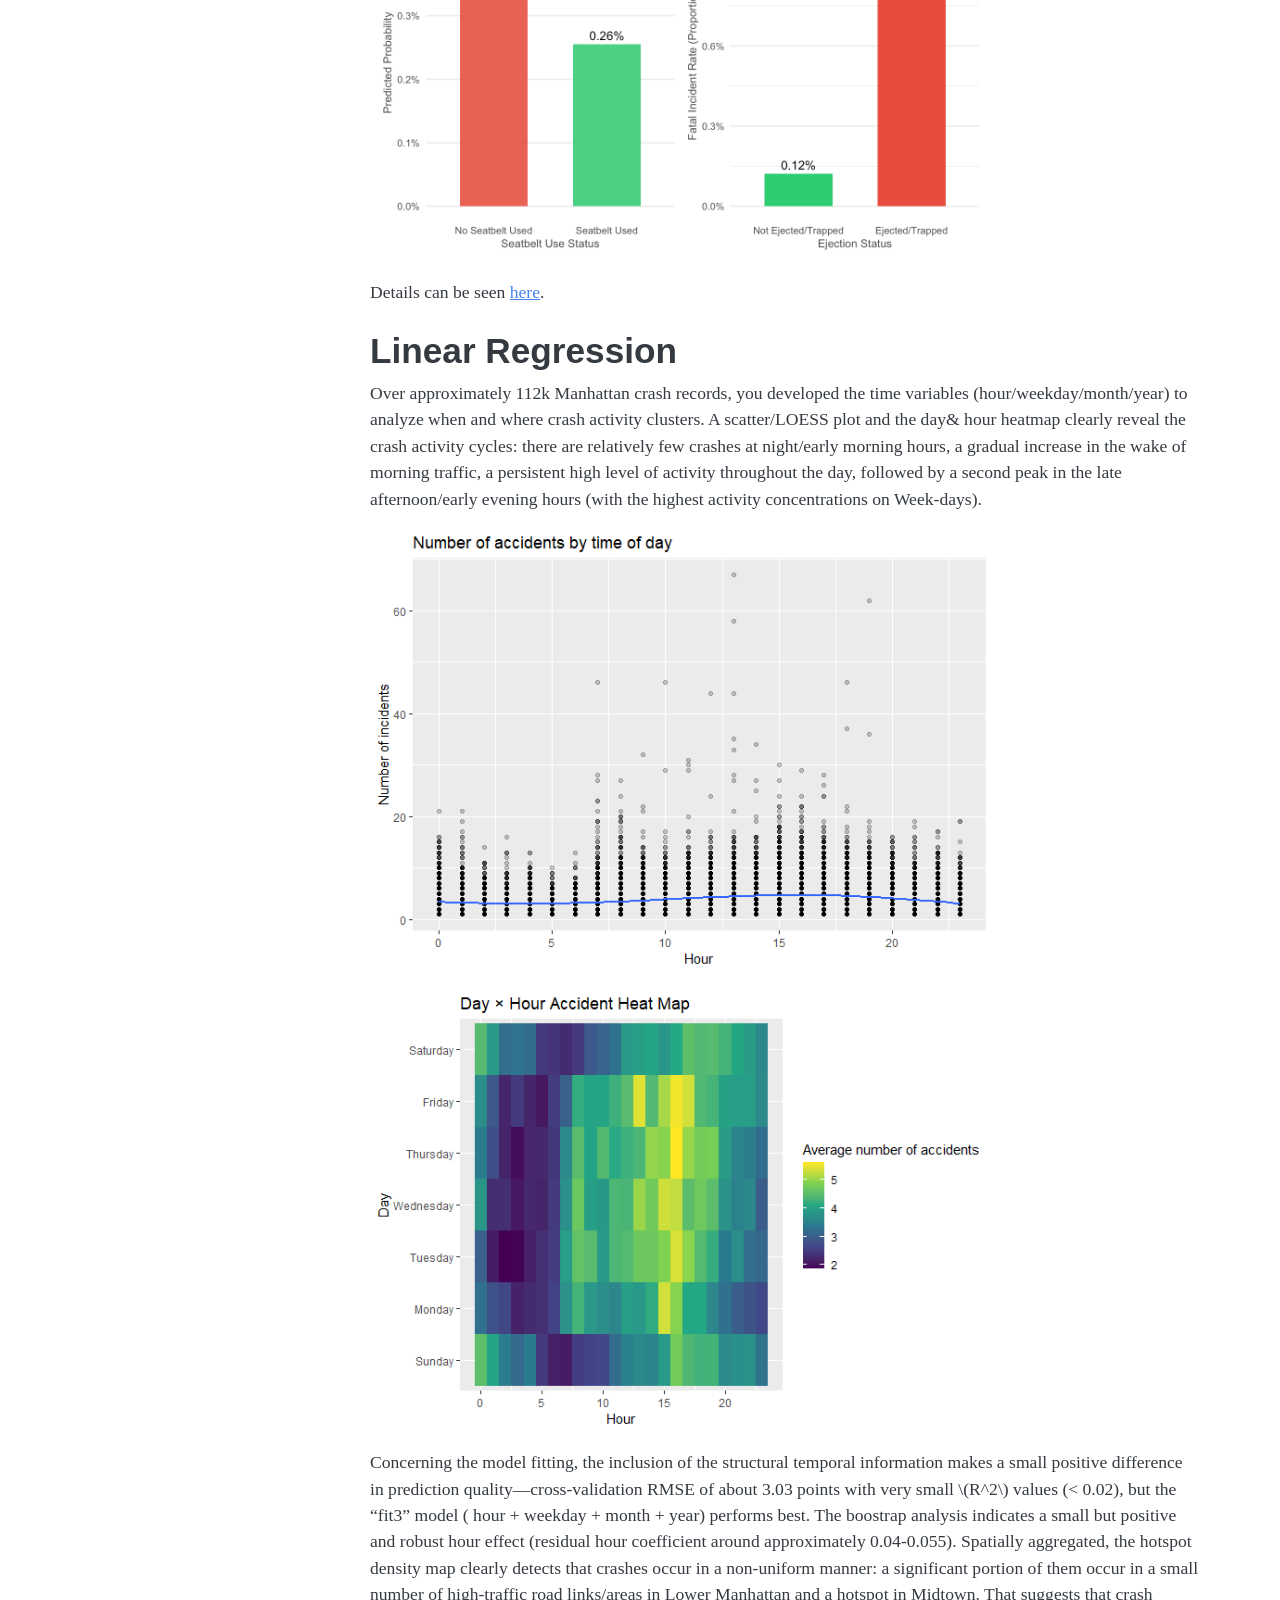
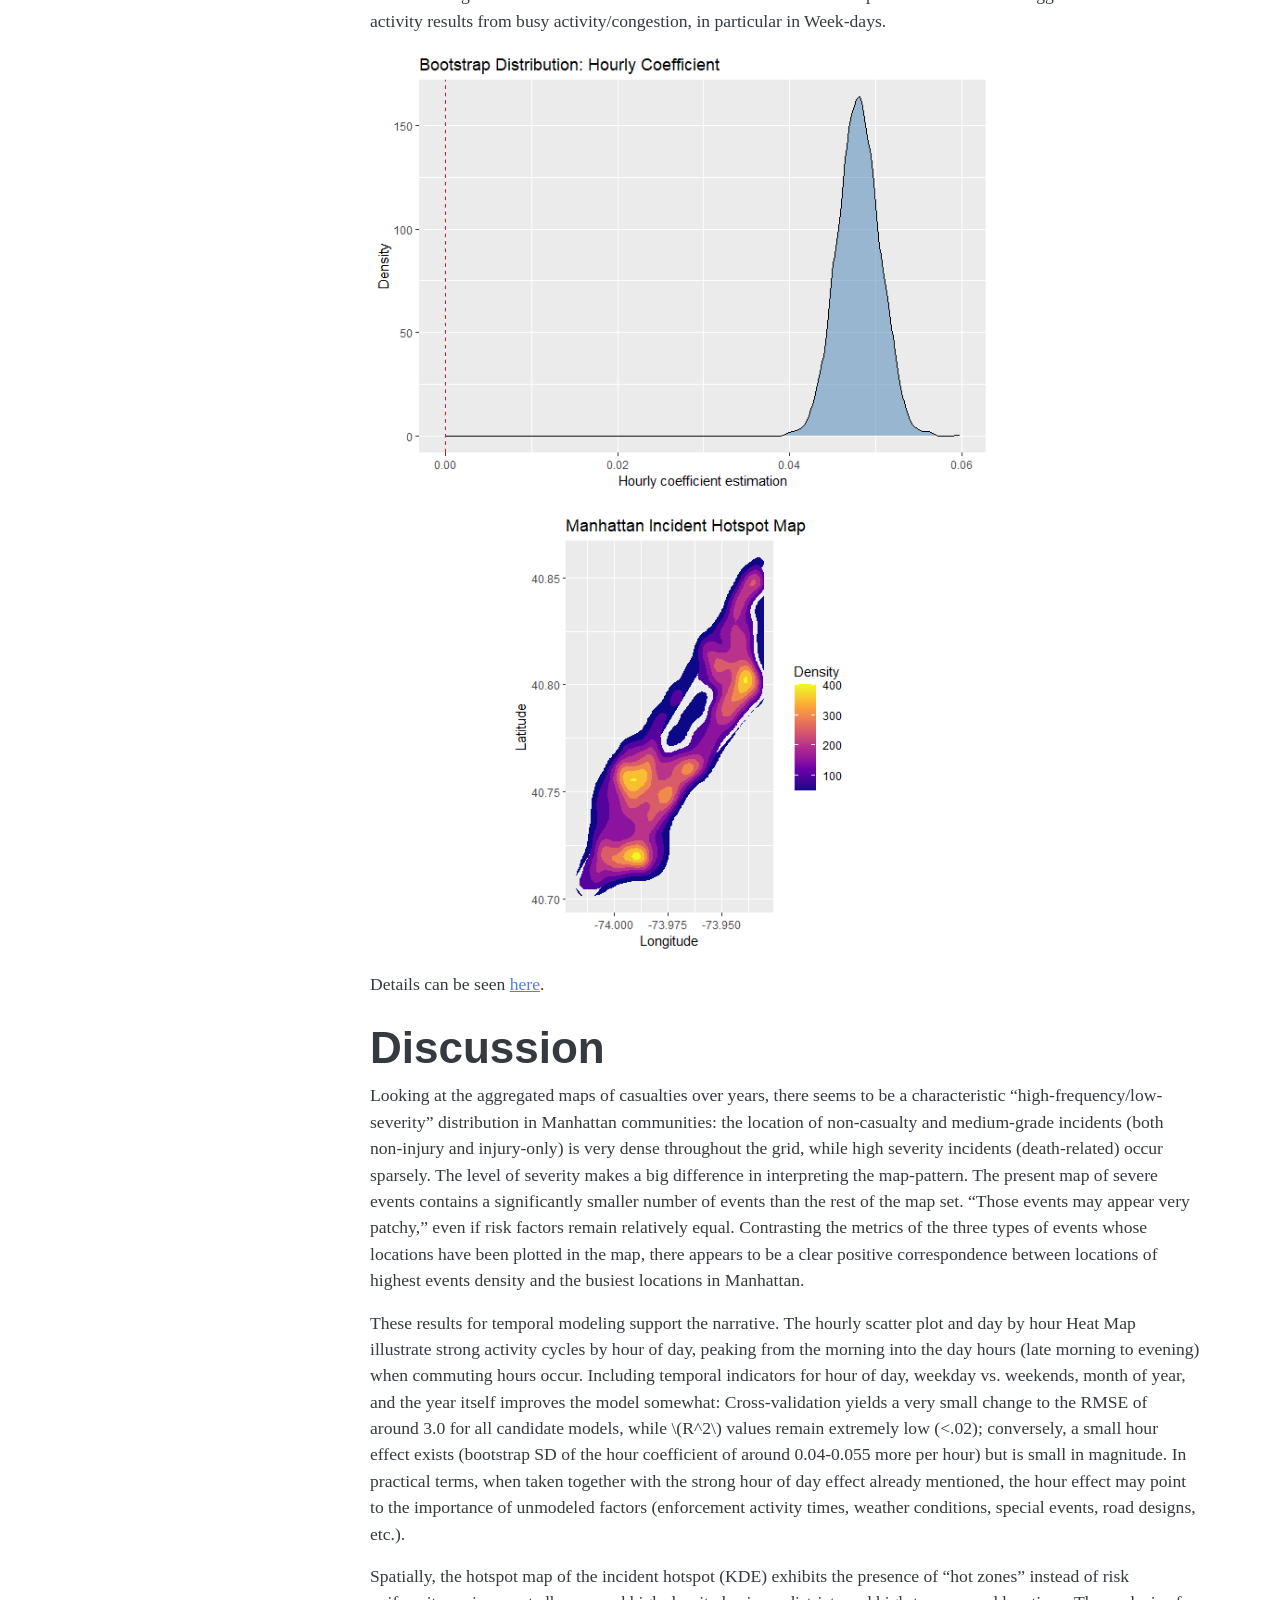
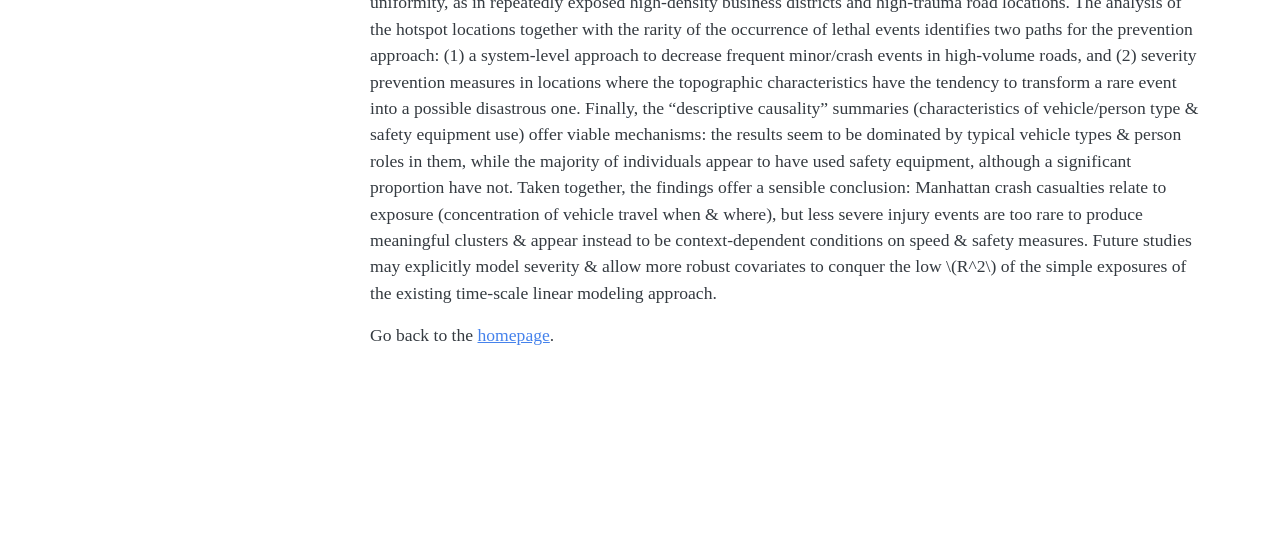
<file: report.html>
<!DOCTYPE html>

<html>

<head>

<meta charset="utf-8" />
<meta name="generator" content="pandoc" />
<meta http-equiv="X-UA-Compatible" content="IE=EDGE" />


<meta name="author" content="Anny Ding, Liliang Su, Haohua Chen, Chenhao Zheng, Yan Duan" />


<title>Report</title>

<script src="site_libs/header-attrs-2.29/header-attrs.js"></script>
<script src="site_libs/jquery-3.6.0/jquery-3.6.0.min.js"></script>
<meta name="viewport" content="width=device-width, initial-scale=1, shrink-to-fit=no" />
<link href="site_libs/bootstrap-5.3.1/bootstrap.min.css" rel="stylesheet" />
<script src="site_libs/bootstrap-5.3.1/bootstrap.bundle.min.js"></script>
<script src="site_libs/bs3compat-0.9.0/transition.js"></script>
<script src="site_libs/bs3compat-0.9.0/tabs.js"></script>
<script src="site_libs/bs3compat-0.9.0/bs3compat.js"></script>
<script src="site_libs/jqueryui-1.13.2/jquery-ui.min.js"></script>
<link href="site_libs/tocify-1.9.1/jquery.tocify.css" rel="stylesheet" />
<script src="site_libs/tocify-1.9.1/jquery.tocify.js"></script>
<script src="site_libs/navigation-1.1/tabsets.js"></script>
<link href="site_libs/highlightjs-9.12.0/default.css" rel="stylesheet" />
<script src="site_libs/highlightjs-9.12.0/highlight.js"></script>
<link href="site_libs/font-awesome-6.5.2/css/all.min.css" rel="stylesheet" />
<link href="site_libs/font-awesome-6.5.2/css/v4-shims.min.css" rel="stylesheet" />

<style type="text/css">
  code{white-space: pre-wrap;}
  span.smallcaps{font-variant: small-caps;}
  span.underline{text-decoration: underline;}
  div.column{display: inline-block; vertical-align: top; width: 50%;}
  div.hanging-indent{margin-left: 1.5em; text-indent: -1.5em;}
  ul.task-list{list-style: none;}
    </style>

<style type="text/css">code{white-space: pre;}</style>
<script type="text/javascript">
if (window.hljs) {
  hljs.configure({languages: []});
  hljs.initHighlightingOnLoad();
  if (document.readyState && document.readyState === "complete") {
    window.setTimeout(function() { hljs.initHighlighting(); }, 0);
  }
}
</script>









<style type = "text/css">
.main-container {
  max-width: 940px;
  margin-left: auto;
  margin-right: auto;
}
img {
  max-width:100%;
}
.tabbed-pane {
  padding-top: 12px;
}
.html-widget {
  margin-bottom: 20px;
}
button.code-folding-btn:focus {
  outline: none;
}
summary {
  display: list-item;
}
details > summary > p:only-child {
  display: inline;
}
pre code {
  padding: 0;
}
</style>


<style type="text/css">
.dropdown-submenu {
  position: relative;
}
.dropdown-submenu>.dropdown-menu {
  top: 0;
  left: 100%;
  margin-top: -6px;
  margin-left: -1px;
  border-radius: 0 6px 6px 6px;
}
.dropdown-submenu:hover>.dropdown-menu {
  display: block;
}
.dropdown-submenu>a:after {
  display: block;
  content: " ";
  float: right;
  width: 0;
  height: 0;
  border-color: transparent;
  border-style: solid;
  border-width: 5px 0 5px 5px;
  border-left-color: #cccccc;
  margin-top: 5px;
  margin-right: -10px;
}
.dropdown-submenu:hover>a:after {
  border-left-color: #adb5bd;
}
.dropdown-submenu.pull-left {
  float: none;
}
.dropdown-submenu.pull-left>.dropdown-menu {
  left: -100%;
  margin-left: 10px;
  border-radius: 6px 0 6px 6px;
}
</style>

<script type="text/javascript">
// manage active state of menu based on current page
$(document).ready(function () {
  // active menu anchor
  href = window.location.pathname
  href = href.substr(href.lastIndexOf('/') + 1)
  if (href === "")
    href = "index.html";
  var menuAnchor = $('a[href="' + href + '"]');

  // mark the anchor link active (and if it's in a dropdown, also mark that active)
  var dropdown = menuAnchor.closest('li.dropdown');
  if (window.bootstrap) { // Bootstrap 4+
    menuAnchor.addClass('active');
    dropdown.find('> .dropdown-toggle').addClass('active');
  } else { // Bootstrap 3
    menuAnchor.parent().addClass('active');
    dropdown.addClass('active');
  }

  // Navbar adjustments
  var navHeight = $(".navbar").first().height() + 15;
  var style = document.createElement('style');
  var pt = "padding-top: " + navHeight + "px; ";
  var mt = "margin-top: -" + navHeight + "px; ";
  var css = "";
  // offset scroll position for anchor links (for fixed navbar)
  for (var i = 1; i <= 6; i++) {
    css += ".section h" + i + "{ " + pt + mt + "}\n";
  }
  style.innerHTML = "body {" + pt + "padding-bottom: 40px; }\n" + css;
  document.head.appendChild(style);
});
</script>

<!-- tabsets -->

<style type="text/css">
.tabset-dropdown > .nav-tabs {
  display: inline-table;
  max-height: 500px;
  min-height: 44px;
  overflow-y: auto;
  border: 1px solid #ddd;
  border-radius: 4px;
}

.tabset-dropdown > .nav-tabs > li.active:before, .tabset-dropdown > .nav-tabs.nav-tabs-open:before {
  content: "\e259";
  font-family: 'Glyphicons Halflings';
  display: inline-block;
  padding: 10px;
  border-right: 1px solid #ddd;
}

.tabset-dropdown > .nav-tabs.nav-tabs-open > li.active:before {
  content: "\e258";
  font-family: 'Glyphicons Halflings';
  border: none;
}

.tabset-dropdown > .nav-tabs > li.active {
  display: block;
}

.tabset-dropdown > .nav-tabs > li > a,
.tabset-dropdown > .nav-tabs > li > a:focus,
.tabset-dropdown > .nav-tabs > li > a:hover {
  border: none;
  display: inline-block;
  border-radius: 4px;
  background-color: transparent;
}

.tabset-dropdown > .nav-tabs.nav-tabs-open > li {
  display: block;
  float: none;
}

.tabset-dropdown > .nav-tabs > li {
  display: none;
}
</style>

<!-- code folding -->



<style type="text/css">

#TOC {
  margin: 25px 0px 20px 0px;
}
@media (max-width: 768px) {
#TOC {
  position: relative;
  width: 100%;
}
}

@media print {
.toc-content {
  /* see https://github.com/w3c/csswg-drafts/issues/4434 */
  float: right;
}
}

.toc-content {
  padding-left: 30px;
  padding-right: 40px;
}

div.main-container {
  max-width: 1200px;
}

div.tocify {
  width: 20%;
  max-width: 260px;
  max-height: 85%;
}

@media (min-width: 768px) and (max-width: 991px) {
  div.tocify {
    width: 25%;
  }
}

@media (max-width: 767px) {
  div.tocify {
    width: 100%;
    max-width: none;
  }
}

.tocify ul, .tocify li {
  line-height: 20px;
}

.tocify-subheader .tocify-item {
  font-size: 0.90em;
}

.tocify .list-group-item {
  border-radius: 0px;
}


</style>



</head>

<body>


<div class="container-fluid main-container">


<!-- setup 3col/9col grid for toc_float and main content  -->
<div class="row">
<div class="col-xs-12 col-sm-4 col-md-3">
<div id="TOC" class="tocify">
</div>
</div>

<div class="toc-content col-xs-12 col-sm-8 col-md-9">




<div class="navbar navbar-default  navbar-fixed-top" role="navigation">
  <div class="container">
    <div class="navbar-header">
      <button type="button" class="navbar-toggle collapsed" data-toggle="collapse" data-bs-toggle="collapse" data-target="#navbar" data-bs-target="#navbar">
        <span class="icon-bar"></span>
        <span class="icon-bar"></span>
        <span class="icon-bar"></span>
      </button>
      <a class="navbar-brand" href="index.html">Home</a>
    </div>
    <div id="navbar" class="navbar-collapse collapse">
      <ul class="nav navbar-nav">
        
      </ul>
      <ul class="nav navbar-nav navbar-right">
        <li>
  <a href="report.html">Report</a>
</li>
<li class="dropdown">
  <a href="#" class="dropdown-toggle" data-toggle="dropdown" role="button" data-bs-toggle="dropdown" aria-expanded="false">
    Temporal Analysis
     
    <span class="caret"></span>
  </a>
  <ul class="dropdown-menu" role="menu">
    <li>
      <a href="https://ls4236-shiny.shinyapps.io/Temporal_trend_shiny/">Temporal Trend Overview (Shiny)</a>
    </li>
    <li>
      <a href="Temporal_data_analysis.html">Data Analysis</a>
    </li>
    <li>
      <a href="Predictive_model.html">Predictive Model</a>
    </li>
  </ul>
</li>
<li>
  <a href="Non_Temporal.html">Non Temporal Analysis</a>
</li>
<li>
  <a href="Linea_Regression.html">Linear Regression</a>
</li>
<li class="dropdown">
  <a href="#" class="dropdown-toggle" data-toggle="dropdown" role="button" data-bs-toggle="dropdown" aria-expanded="false">
    <span class="fa fa-envelope fa-lg"></span>
     
     
    <span class="caret"></span>
  </a>
  <ul class="dropdown-menu" role="menu">
    <li>
      <a href="mailto:&lt;yd2865@cumc.columbia.edu&gt;">Yan Duan</a>
    </li>
    <li>
      <a href="mailto:&lt;cd3591@cumc.columbia.edu&gt;">Anny Ding</a>
    </li>
    <li>
      <a href="mailto:&lt;ls4236@cumc.columbia.edu&gt;">Liliang Su</a>
    </li>
    <li>
      <a href="mailto:&lt;hc3654@cumc.columbia.edu&gt;">Haohua Chen</a>
    </li>
    <li>
      <a href="mailto:&lt;cz2955@cumc.columbia.edu&gt;">Chenhao Zheng</a>
    </li>
  </ul>
</li>
<li>
  <a href="https://github.com/LiliangSu103/p8105_final_project/tree/main">
    <span class="fa fa-github fa-lg"></span>
     
  </a>
</li>
      </ul>
    </div><!--/.nav-collapse -->
  </div><!--/.container -->
</div><!--/.navbar -->

<div id="header">



<h1 class="title toc-ignore">Report</h1>
<h4 class="author">Anny Ding, Liliang Su, Haohua Chen, Chenhao Zheng,
Yan Duan</h4>

</div>


<div id="introduction" class="section level1">
<h1>Introduction</h1>
<div id="motivation" class="section level2">
<h2>Motivation</h2>
<p>Traffic accidents in NYC continue to be a problem concerning the
health of the public as well as urban planners. In relation to the
number of traffic accidents in NYC, the number of people affected by
traffic accidents in the NYC area also needs to be established.
Additionally, the number of locations that have the highest traffic
accidents in relation to the lowest also needs to be established.
Additionally, the disparities in the severity of traffic accidents also
need to be established. Data for our dataset will relate to the
Manhattan traffic accidents from January 2021 to October 2025. An
interactive visual tool will also be developed to demonstrate clearly
the trends of traffic accidents concerning the year. Additionally, the
descriptive statistics of the affected individuals concerning their
ages, gender, role in the vehicle, ejection from the vehicle, as well as
locations in the neighborhood also needs to be established.</p>
</div>
<div id="inspiration" class="section level2">
<h2>Inspiration</h2>
<p>As someone living in the area around Times Square, traffic safety
cannot be ignored. A typical day of the week involves the intersection
in the area around Times Square being full of cars, buses, delivery
trucks, cyclists, and throngs of pedestrians all vying for the same
intersections. Even before something “significant” happens in the
vicinity of Times Square, you see a slate of close calls daily: cars
abruptly turning into intersections, automobiles inching into pedestrian
paths in intersections, pedestrians entering traffic when the traffic
signal is changing, or the occasional angry driver in a traffic jam.
This was the problem we set out to solve.</p>
<p>We also considered the existing approach in New York City of
considering traffic injury prevention a high policy goal for <a
href="https://www.nyc.gov/content/visionzero/pages/">Vision Zero</a>.
This policy considers the loss of lives and serious injuries
preventable. They also measure their progress in the three Es:
Engineering, Enforcement, Education, and Legislation. Vision Zero
considers strategies in pinpointing high injury locations. Naturally for
our consideration to create an interactive map in Shiny to allow the
filtering of injuries based on the severity level of the year; for
purposes of context and validation of the approach taken by NYC in
Vision Zero View. They offer insights into how NYC makes
injuries/fatalties aggregated in their map.</p>
</div>
<div id="initial-questions" class="section level2">
<h2>Initial Questions</h2>
<ol style="list-style-type: decimal">
<li><p>When do collisions in Manhattan happen most frequently
(hour-of-day, day-of-week, seasonal patterns)?</p></li>
<li><p>Where are collision hotspots in Manhattan, and do hotspots differ
by time window?</p></li>
<li><p>Can we move beyond simple counts to identify high-risk windows
that could support traffic management and safety planning?</p></li>
</ol>
</div>
<div id="how-the-questions-evolved-during-the-project"
class="section level2">
<h2>How the questions evolved during the project</h2>
<ol style="list-style-type: decimal">
<li><p>From “all NYC” to “Manhanttan only”: to align with our lived
motivation (Times Sqaure / Midtown area).</p></li>
<li><p>From crash counts only -&gt; to severity- and person-oriented
questions: once we examined person-level atrributes (sex, age, role) and
outcome, rarity (ejection/entrapment), we added questions about who is
involved and how severe the outcomes are, not only where/when crashes
occur.</p></li>
</ol>
</div>
<div id="new-questions-considered-during-analysis"
class="section level2">
<h2>New questions considered during analysis</h2>
<ol style="list-style-type: decimal">
<li><p>How do injury severity patterns differ across age groups (e.g.,
do children/teens have a higher share of severe outcomes even if they
appear less often overall)?</p></li>
<li><p>Are there strong composition patterns (e.g., sex distribution,
driver vs passenger distribution) that remain stable across
neighborhoods?</p></li>
<li><p>Do “high-count” neighborhoods also appear as spatial clusters on
the map, and does that change when filtering to “injury only” vs “death
involved” events?</p></li>
<li><p>Given that severe outcomes (and especially ejection/entrapment)
are rare events, what analytical strategies are appropriate (e.g.,
focusing on descriptive risk profiles vs. formal modeling with methods
robust to class imbalance)?</p></li>
</ol>
</div>
</div>
<div id="methods" class="section level1">
<h1>Methods</h1>
<div id="data" class="section level2">
<h2>Data</h2>
<p>We used 3 NYC Motor Vehicle Collisions related dataset (Crashes,
Vehicles, Person) collected from <a
href="https://data.cityofnewyork.us/browse?sortBy=relevance&amp;pageSize=20&amp;limitTo=datasets&amp;q=NYC+Traffic+Accidents&amp;page=1">NYC
Open Data</a>, but we only focused on the data of Manhanttan from
Jan. 2021 to Oct.2025.</p>
</div>
<div id="cleaning-process" class="section level2">
<h2>Cleaning Process</h2>
<p>Details are <a href="data_clean.html">here</a>.</p>
</div>
</div>
<div id="results" class="section level1">
<h1>Results</h1>
<div id="temporal-analysis" class="section level2">
<h2>Temporal Analysis</h2>
<p><strong>1) Collision Incidence</strong></p>
<p>For more details of hourly,monthly, yearly collision incidence for
each severity, shiny graphs are shown <a
href="https://ls4236-shiny.shinyapps.io/Temporal_trend_shiny/#section-collision-incidence-bar">here</a>.</p>
<p>Looking at the period of years 2021-2025 in Manhattan, there appear
to be very strong and very persistent patterns in the number of
collisions instead of random variation. There appear to be cycles in the
months when the number of collisions per month is low during the Winter
months (Jan-Feb in particular) but higher in the Spring months. They are
highest in the late Spring/early Summer months (roughly around the
months of May &amp; June) but there also seems to be a peak in the Early
Fall months (roughly around Sept-Oct) before tapering off at the end of
the calendar year. There appear to be very steady cycles in the Week
when the average number of collisions per day per Week day is highest
for Tuesday to Friday in particular. Weekends show up lower but Sunday
of all days is the safest day. There appear to be very strong cycles in
the Hours of the day when the number of collisions per hour of the day
during the “rush hours” for a day when the number of collisions per hour
of the day increases dramatically to peak in the late Afternoon &amp;
Early Evening Hours (roughly around 3-5pm) in particular before tapering
off in the late hours of the Night. There also seems to exist a strong
counterpart to the above cycles for the “minor &amp; medium” injury
collisions. The more severe ones (Fatal) appearing to be relatively
“rare &amp; noisy” but also appear to occur in the peak hours of maximum
“Exposure” or sometimes in the later hours of the Night when perhaps the
“risk per hour of exposure” may be higher.</p>
<p><strong>2) Casualty Persons</strong></p>
<p>For more details of hourly,monthly, yearly casualty persons boxplots
for each severity, shiny graphs are shown <a
href="https://ls4236-shiny.shinyapps.io/Temporal_trend_shiny/#section-casualty-persons-boxplot">here</a>.</p>
<p>Over the period 2021-2025, there is a strong right skew in the
distribution of casualties per event. That is, in all months of the
year, on all days of the week, and at all hours of the day, the
median/most common number of casualties per incident is about 1 but
there occur a few events of multi-casualty nature. Looking at the
monthly figures, there seems to be a strong seasonality in the
distribution of casualties in a month. This also seems to reflect a
strong periodicity in the nature of the biggest events in a month. That
is, the largest number of casualties tends to occur in a few months of
the year. Looking at the figures for days of the week, the overall shape
of the central parts of the distribution remains more or less the same.
Some days of the week have a long tail compared to the rest. That is,
some days of the week have a higher number of tail events. Looking at
the hour of the day figures, the center of the distribution remains more
or less the same. That is, the number of casualties per event remains
small. Looking at the tail events of the figures for hours of the day,
the events peak in the late afternoon to evening hours (15-20h) but
there occur some morning peaks. That is, there seems to be a periodicity
in the nature of the biggest events in a day.</p>
<p><strong>3) Incidence HeatMap</strong></p>
<p>For more details of hourly,monthly, yearly incidence heatmaps for
each severity, shiny graphs are shown <a
href="https://ls4236-shiny.shinyapps.io/Temporal_trend_shiny/#section-incidence-heatmap">here</a>.</p>
<p>There is strong spatial persistence in the risk of collision over the
21 heatmaps (separately for severity in 2021-2025): every year has the
same main two locations, one in lower/central Manhattan (roughly long.
between -74.00 &amp; -73.97, lat. between 40.72 &amp; 40.76) &amp;
another in the upper/east-midtown region (roughly between -73.96 &amp;
-73.93 long., 40.79-40.82 lat.) and a strong north-south “ridge” of
higher density connecting them down the main traffic artery. Looking
more specifically at the map for different severities of collision
refines the picture: Non-Injury ‘Minor’ collisions follow the “All
incidents” map pretty well but stretch over a wider area (many small
events at many intersections around the city) &amp; the ‘Medium’
Injury-Only events in particular center more tightly around the two main
locations &amp; the “ridge,” probably translated to meaning the busiest
realms of intersectional activity also contain the greatest risk of
injury; Severe ‘Death Involved’ collisions occur relatively rarely &amp;
the risk surface coalesces into one high point (fairly centrally located
about mid-island at around long. -73.98 &amp; lats. 40.75-40.77) &amp; a
somewhat secondary point less clearly separated (again perhaps due to
sparsity &amp; perhaps a reflection of a ‘few busy streets’ effect) but
less distinctly differentiated between points. All locations of the
risk-areas remain the same from one to another year but the degree to
which they occur deviates annually, in particular seeming less
widespread for the 2025 occurrence-year.</p>
<p><strong>4) Casualty Map</strong></p>
<p>For more details of hourly,monthly, yearly causalty maps for each
severity, shiny graphs are shown <a
href="https://ls4236-shiny.shinyapps.io/Temporal_trend_shiny/#section-casualty-map">here</a>.</p>
<p>Over the person-casualty events maps (2021-2025), there was a very
strong geographical pattern of events being distributed over the
Manhattan grid but being more concentrated in the more traffic-heavy
central/southern parts of the island, in addition to the north-south
arterials, but less in regions of lower intersection/roads (such as the
larger park or waterfront regions) to show less events per cell. When a
severity filter was applied to the events, the ‘Minor (Non-Injury)’
events map basically contains 0 person casualties per definition
(summarized to a 0 map legend) to map the locations of non-injury events
in place of the injury locations since they are abundant all over the
place in direct correspondence to road exposure. ‘Medium (Injury Only)’
offers less but more localized delineations to infer injuries occurring
in clusters on high-traffic intersections/roads. ‘Severe (Death
Involved)’ events contain the least events visualized in form of sparse
localized events dotting the map in form of isolated events for being
less in number to form a continuous map of traffic events. Regarding
geographical locations compared per year for all the events for
2021-2025 years, the events map core locations remain more or less the
same but vary in strength in terms of the highest number of events per
cellular location over years since the year 2025 seems less denser.
Additionally, the legends defining colored intensities vary per map to
make any comparative analysis strictly in terms of geographical
locations very unreliable.</p>
<p><strong>5) Data Analysis</strong></p>
<p>This temporal analysis of Manhattan vehicle collisions from 2021 to
2025 demonstrates that accident frequency is highly predictable and
strongly correlated with human activity patterns rather than random
chance.</p>
<p>The data indicates a “Volume-Based Risk” model in which the
collisions are most frequent at the times when the city is most alive:
during the evening rush hours, towards the end of the workweek, during
the warmer autumn months, and in years following the return of regular
economic activity. Because of the parallel trends for Minor and Medium
incidents, one might reason that interventions that simply reduced
overall traffic volume or congestion during peak periods-specifically,
the 4 PM-6 PM window and Thursday evenings-could effectively reduce the
number of nuisance accidents and injury-causing crashes
simultaneously.</p>
<div style="display:flex; justify-content:space-between;">
<p><img src="Temporal_data_analysis_files/figure-html/unnamed-chunk-2-1.png" style="width:48%;">
<img src="Temporal_data_analysis_files/figure-html/unnamed-chunk-3-1.png" style="width:48%;"></p>
</div>
<div style="display:flex; justify-content:space-between;">
<p><img src="Temporal_data_analysis_files/figure-html/unnamed-chunk-4-1.png" style="width:48%;">
<img src="Temporal_data_analysis_files/figure-html/unnamed-chunk-5-1.png" style="width:48%;"></p>
</div>
<p>Detailed long-term, seasonal, weekly, diurnal analysis are shown <a
href="https://liliangsu103.github.io/p8105_final_project/Temporal_data_analysis.html">here</a>.</p>
<p><strong>6) Predictive Model</strong></p>
<p>The result of the cross-validation process showed that the model with
the additional lagged variables is the best for predicting the number of
collisions per day. This is supported by the fact that the distribution
of the RMSE for the model with the additional lagged variables is lower
than that of the Baseline Model.</p>
<p>This enhancement on model performance is again reinforced by the
comparison between the models on a more formal basis. From the ANOVA
test result, inclusion of lag features is significant at p &lt; 0.05,
and therefore the features do incorporate relevant information above and
beyond what is included in typical time series models. As a final
assertion on the superiority and quality of the Improved Model for this
task, beyond relative improvements, note that the AIC and BIC statistics
being lower for the Improved Model imply that while the model has
additional parameters, its efficiency is superior.</p>
<p><img src="Predictive_model_files/figure-html/unnamed-chunk-6-1.png" style="width:75%"></p>
<p><img src="Predictive_model_files/figure-html/AIC.png" style="width:75%"></p>
<p>More details are shown <a
href="https://liliangsu103.github.io/p8105_final_project/Predictive_model.html">here</a>.</p>
</div>
<div id="non-temporal-analysis" class="section level2">
<h2>Non-temporal Analysis</h2>
<p>Taken together, the evidence points to a pattern of collisions for
adult age groups, followed by more serious injuries becoming
proportionally more common with increasing age.</p>
<p><img src="Non_Temporal_files/figure-html/unnamed-chunk-4-1.png" style="width:75%"></p>
<p><img src="Non_Temporal_files/figure-html/unnamed-chunk-5-1.png" style="width:75%"></p>
<p>In terms of location, the majority of road traffic accidents occur in
a small number of high-risk Manhattan communities.</p>
<p><img src="Non_Temporal_files/figure-html/unnamed-chunk-6-1.png" style="width:75%"></p>
<p><img src="Non_Temporal_files/figure-html/unnamed-chunk-8-1.png" style="width:75%"></p>
<p>With respect to context, the majority of the accidents occur for
sedan or SUV drivers. The risk chain graphics reveal that the factors of
ejection/entrapment have a strong positive association for the risk
of_fatal injuries despite being a relatively rare occurrence.</p>
<p><img src="Non_Temporal_files/figure-html/unnamed-chunk-9-1.png" style="width:75%"></p>
<p>Details can be seen <a href="Non_Temporal.html">here</a>.</p>
</div>
<div id="linear-regression" class="section level2">
<h2>Linear Regression</h2>
<p>Over approximately 112k Manhattan crash records, you developed the
time variables (hour/weekday/month/year) to analyze when and where crash
activity clusters. A scatter/LOESS plot and the day&amp; hour heatmap
clearly reveal the crash activity cycles: there are relatively few
crashes at night/early morning hours, a gradual increase in the wake of
morning traffic, a persistent high level of activity throughout the day,
followed by a second peak in the late afternoon/early evening hours
(with the highest activity concentrations on Week-days).</p>
<p><img src="Linea_Regression_files/figure-gfm/unnamed-chunk-4-1.png" style="width:75%"></p>
<p><img src="Linea_Regression_files/figure-gfm/unnamed-chunk-4-2.png" style="width:75%"></p>
<p>Concerning the model fitting, the inclusion of the structural
temporal information makes a small positive difference in prediction
quality—cross-validation RMSE of about 3.03 points with very small <span
class="math inline">\(R^2\)</span> values (&lt; 0.02), but the “fit3”
model ( hour + weekday + month + year) performs best. The boostrap
analysis indicates a small but positive and robust hour effect (residual
hour coefficient around approximately 0.04-0.055). Spatially aggregated,
the hotspot density map clearly detects that crashes occur in a
non-uniform manner: a significant portion of them occur in a small
number of high-traffic road links/areas in Lower Manhattan and a hotspot
in Midtown. That suggests that crash activity results from busy
activity/congestion, in particular in Week-days.</p>
<p><img src="Linea_Regression_files/figure-gfm/unnamed-chunk-6-1.png" style="width:75%"></p>
<p><img src="Linea_Regression_files/figure-gfm/unnamed-chunk-7-1.png" style="width:75%"></p>
<p>Details can be seen <a href="Linea_Regression.html">here</a>.</p>
</div>
</div>
<div id="discussion" class="section level1">
<h1>Discussion</h1>
<p>Looking at the aggregated maps of casualties over years, there seems
to be a characteristic “high-frequency/low-severity” distribution in
Manhattan communities: the location of non-casualty and medium-grade
incidents (both non-injury and injury-only) is very dense throughout the
grid, while high severity incidents (death-related) occur sparsely. The
level of severity makes a big difference in interpreting the
map-pattern. The present map of severe events contains a significantly
smaller number of events than the rest of the map set. “Those events may
appear very patchy,” even if risk factors remain relatively equal.
Contrasting the metrics of the three types of events whose locations
have been plotted in the map, there appears to be a clear positive
correspondence between locations of highest events density and the
busiest locations in Manhattan.</p>
<p>These results for temporal modeling support the narrative. The hourly
scatter plot and day by hour Heat Map illustrate strong activity cycles
by hour of day, peaking from the morning into the day hours (late
morning to evening) when commuting hours occur. Including temporal
indicators for hour of day, weekday vs. weekends, month of year, and the
year itself improves the model somewhat: Cross-validation yields a very
small change to the RMSE of around 3.0 for all candidate models, while
<span class="math inline">\(R^2\)</span> values remain extremely low
(&lt;.02); conversely, a small hour effect exists (bootstrap SD of the
hour coefficient of around 0.04-0.055 more per hour) but is small in
magnitude. In practical terms, when taken together with the strong hour
of day effect already mentioned, the hour effect may point to the
importance of unmodeled factors (enforcement activity times, weather
conditions, special events, road designs, etc.).</p>
<p>Spatially, the hotspot map of the incident hotspot (KDE) exhibits the
presence of “hot zones” instead of risk uniformity, as in repeatedly
exposed high-density business districts and high-trauma road locations.
The analysis of the hotspot locations together with the rarity of the
occurrence of lethal events identifies two paths for the prevention
approach: (1) a system-level approach to decrease frequent minor/crash
events in high-volume roads, and (2) severity prevention measures in
locations where the topographic characteristics have the tendency to
transform a rare event into a possible disastrous one. Finally, the
“descriptive causality” summaries (characteristics of vehicle/person
type &amp; safety equipment use) offer viable mechanisms: the results
seem to be dominated by typical vehicle types &amp; person roles in
them, while the majority of individuals appear to have used safety
equipment, although a significant proportion have not. Taken together,
the findings offer a sensible conclusion: Manhattan crash casualties
relate to exposure (concentration of vehicle travel when &amp; where),
but less severe injury events are too rare to produce meaningful
clusters &amp; appear instead to be context-dependent conditions on
speed &amp; safety measures. Future studies may explicitly model
severity &amp; allow more robust covariates to conquer the low <span
class="math inline">\(R^2\)</span> of the simple exposures of the
existing time-scale linear modeling approach.</p>
<p>Go back to the <a href="index.html">homepage</a>.</p>
</div>



</div>
</div>

</div>

<script>

// add bootstrap table styles to pandoc tables
function bootstrapStylePandocTables() {
  $('tr.odd').parent('tbody').parent('table').addClass('table table-condensed');
}
$(document).ready(function () {
  bootstrapStylePandocTables();
});


</script>

<!-- tabsets -->

<script>
$(document).ready(function () {
  window.buildTabsets("TOC");
});

$(document).ready(function () {
  $('.tabset-dropdown > .nav-tabs > li').click(function () {
    $(this).parent().toggleClass('nav-tabs-open');
  });
});
</script>

<!-- code folding -->

<script>
$(document).ready(function ()  {

    // temporarily add toc-ignore selector to headers for the consistency with Pandoc
    $('.unlisted.unnumbered').addClass('toc-ignore')

    // move toc-ignore selectors from section div to header
    $('div.section.toc-ignore')
        .removeClass('toc-ignore')
        .children('h1,h2,h3,h4,h5').addClass('toc-ignore');

    // establish options
    var options = {
      selectors: "h1,h2,h3",
      theme: "bootstrap3",
      context: '.toc-content',
      hashGenerator: function (text) {
        return text.replace(/[.\\/?&!#<>]/g, '').replace(/\s/g, '_');
      },
      ignoreSelector: ".toc-ignore",
      scrollTo: 0
    };
    options.showAndHide = true;
    options.smoothScroll = true;

    // tocify
    var toc = $("#TOC").tocify(options).data("toc-tocify");
});
</script>

<!-- dynamically load mathjax for compatibility with self-contained -->
<script>
  (function () {
    var script = document.createElement("script");
    script.type = "text/javascript";
    script.src  = "https://mathjax.rstudio.com/latest/MathJax.js?config=TeX-AMS-MML_HTMLorMML";
    document.getElementsByTagName("head")[0].appendChild(script);
  })();
</script>

</body>
</html>
</file>
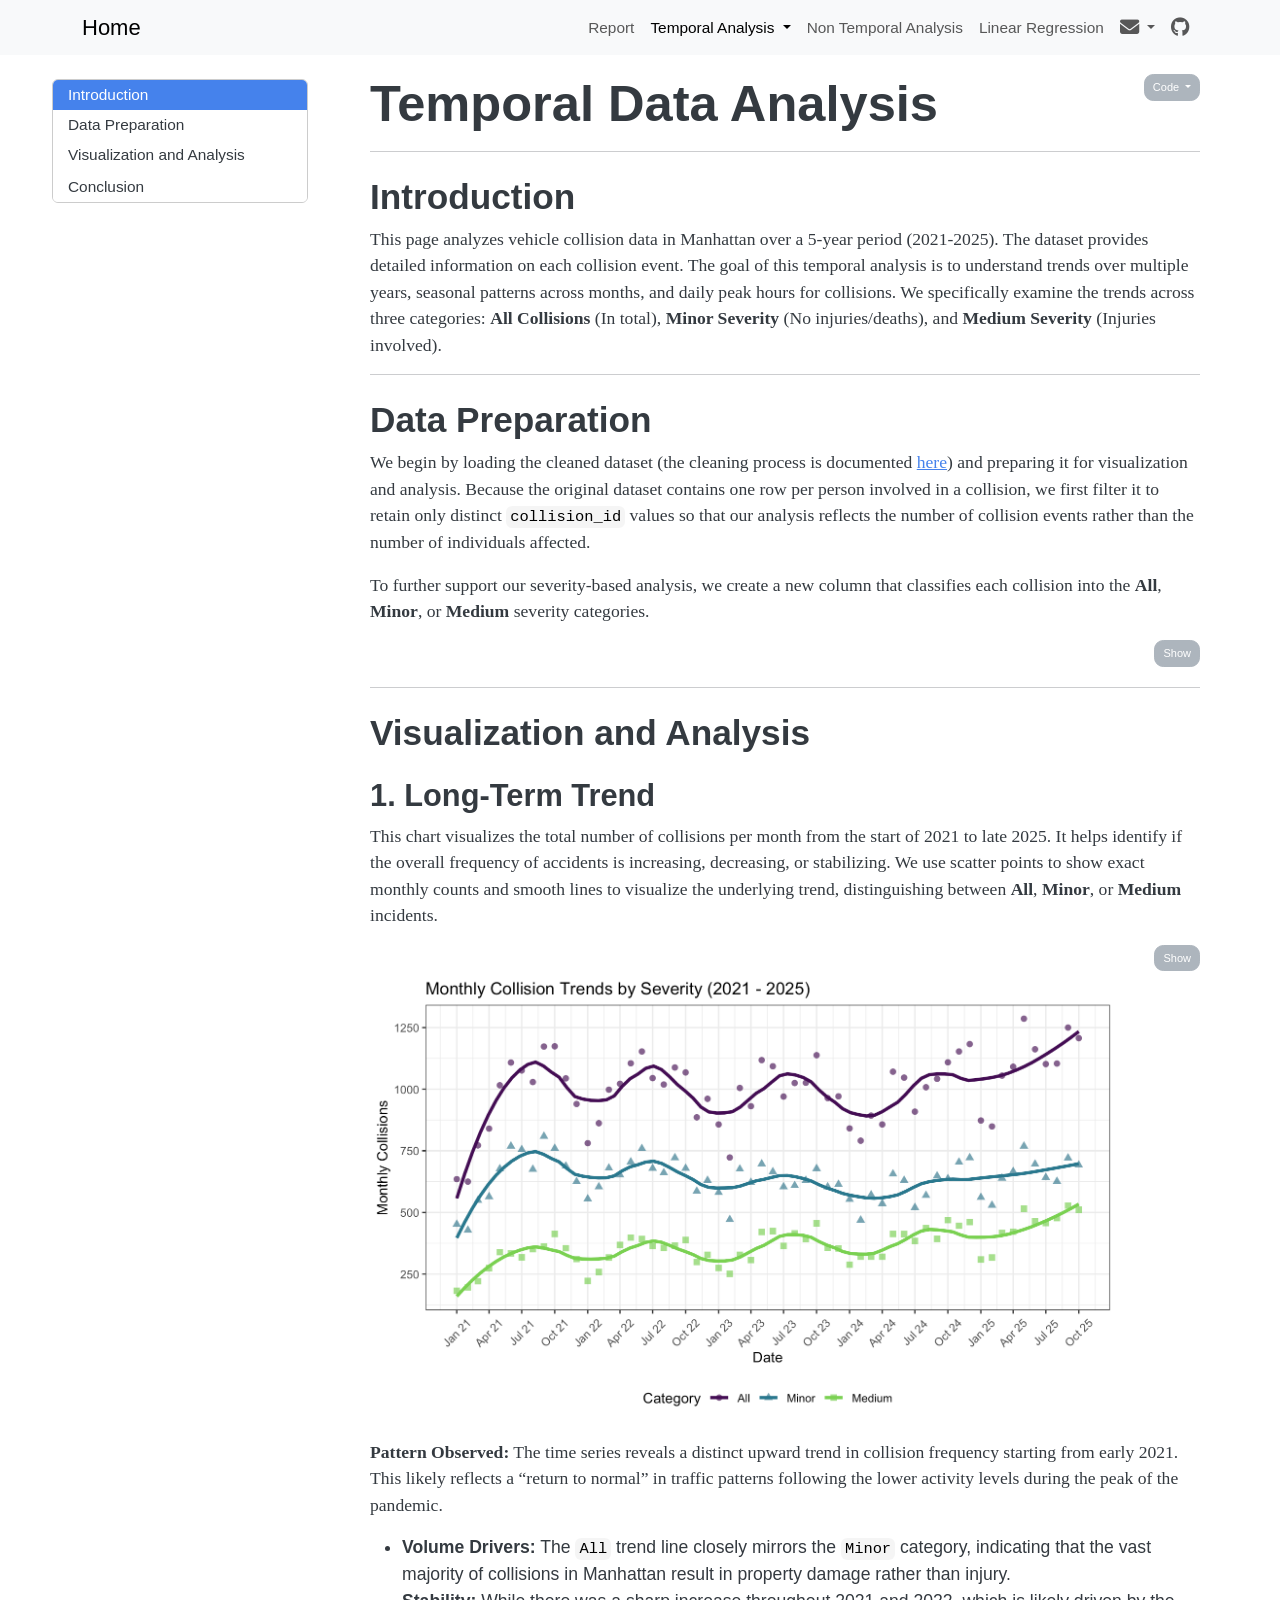
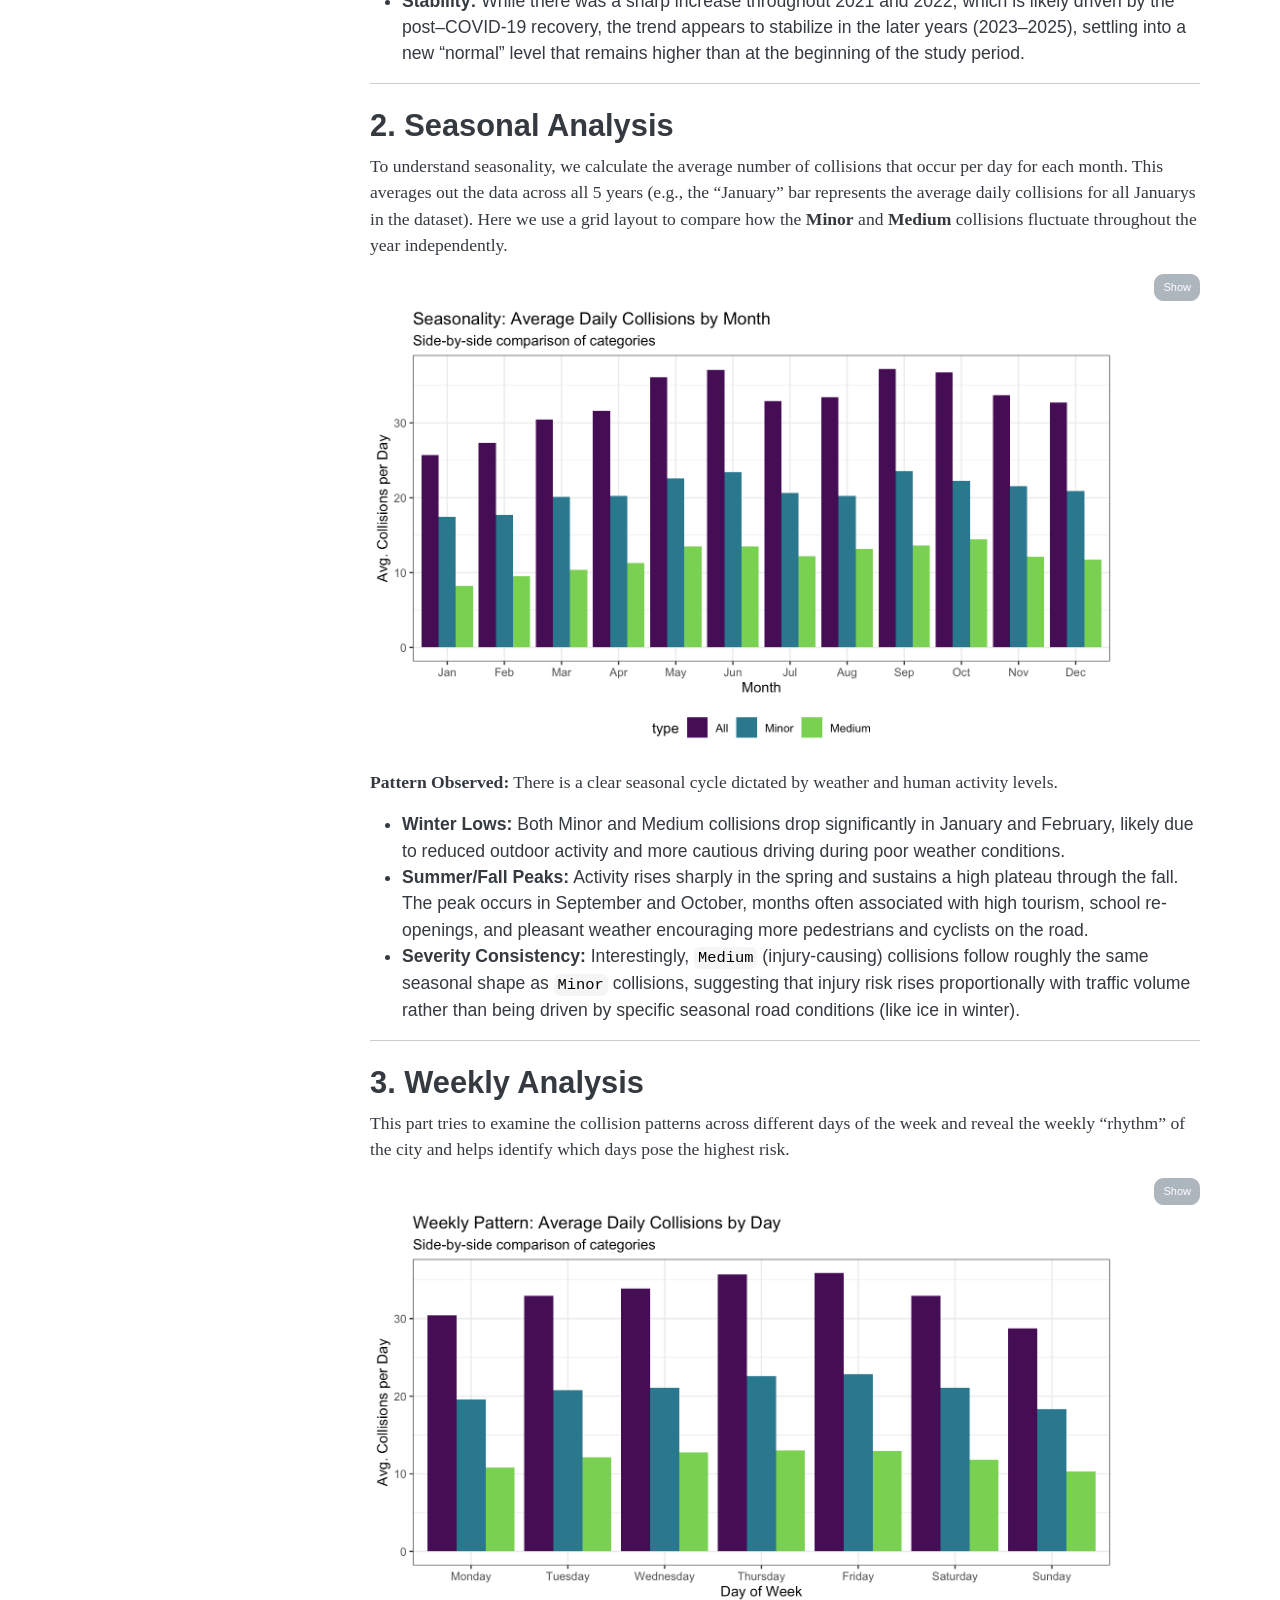
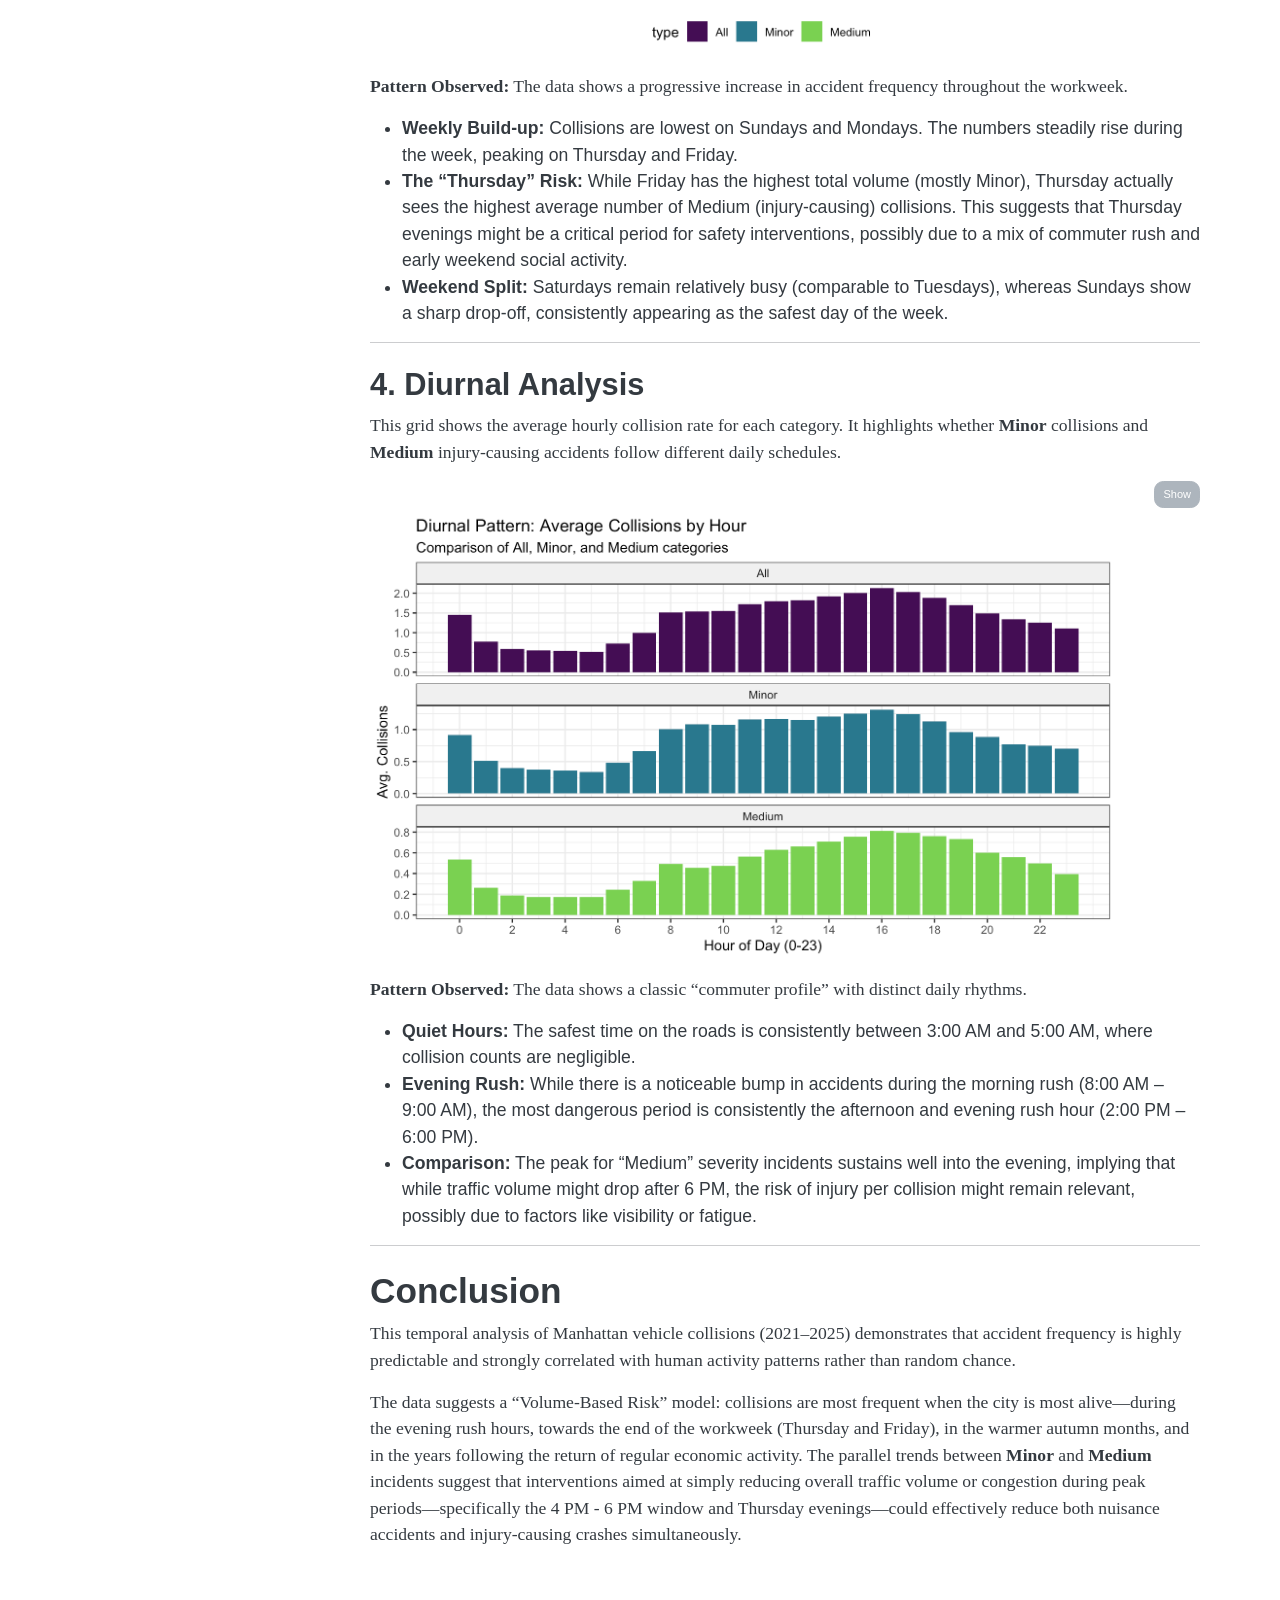
<file: Temporal_data_analysis.html>
<!DOCTYPE html>

<html>

<head>

<meta charset="utf-8" />
<meta name="generator" content="pandoc" />
<meta http-equiv="X-UA-Compatible" content="IE=EDGE" />




<title>Temporal Data Analysis</title>

<script src="site_libs/header-attrs-2.29/header-attrs.js"></script>
<script src="site_libs/jquery-3.6.0/jquery-3.6.0.min.js"></script>
<meta name="viewport" content="width=device-width, initial-scale=1, shrink-to-fit=no" />
<link href="site_libs/bootstrap-5.3.1/bootstrap.min.css" rel="stylesheet" />
<script src="site_libs/bootstrap-5.3.1/bootstrap.bundle.min.js"></script>
<script src="site_libs/bs3compat-0.9.0/transition.js"></script>
<script src="site_libs/bs3compat-0.9.0/tabs.js"></script>
<script src="site_libs/bs3compat-0.9.0/bs3compat.js"></script>
<script src="site_libs/jqueryui-1.13.2/jquery-ui.min.js"></script>
<link href="site_libs/tocify-1.9.1/jquery.tocify.css" rel="stylesheet" />
<script src="site_libs/tocify-1.9.1/jquery.tocify.js"></script>
<script src="site_libs/navigation-1.1/tabsets.js"></script>
<script src="site_libs/navigation-1.1/codefolding.js"></script>
<link href="site_libs/highlightjs-9.12.0/default.css" rel="stylesheet" />
<script src="site_libs/highlightjs-9.12.0/highlight.js"></script>
<link href="site_libs/font-awesome-6.5.2/css/all.min.css" rel="stylesheet" />
<link href="site_libs/font-awesome-6.5.2/css/v4-shims.min.css" rel="stylesheet" />

<style type="text/css">
  code{white-space: pre-wrap;}
  span.smallcaps{font-variant: small-caps;}
  span.underline{text-decoration: underline;}
  div.column{display: inline-block; vertical-align: top; width: 50%;}
  div.hanging-indent{margin-left: 1.5em; text-indent: -1.5em;}
  ul.task-list{list-style: none;}
    </style>

<style type="text/css">code{white-space: pre;}</style>
<script type="text/javascript">
if (window.hljs) {
  hljs.configure({languages: []});
  hljs.initHighlightingOnLoad();
  if (document.readyState && document.readyState === "complete") {
    window.setTimeout(function() { hljs.initHighlighting(); }, 0);
  }
}
</script>









<style type = "text/css">
.main-container {
  max-width: 940px;
  margin-left: auto;
  margin-right: auto;
}
img {
  max-width:100%;
}
.tabbed-pane {
  padding-top: 12px;
}
.html-widget {
  margin-bottom: 20px;
}
button.code-folding-btn:focus {
  outline: none;
}
summary {
  display: list-item;
}
details > summary > p:only-child {
  display: inline;
}
pre code {
  padding: 0;
}
</style>


<style type="text/css">
.dropdown-submenu {
  position: relative;
}
.dropdown-submenu>.dropdown-menu {
  top: 0;
  left: 100%;
  margin-top: -6px;
  margin-left: -1px;
  border-radius: 0 6px 6px 6px;
}
.dropdown-submenu:hover>.dropdown-menu {
  display: block;
}
.dropdown-submenu>a:after {
  display: block;
  content: " ";
  float: right;
  width: 0;
  height: 0;
  border-color: transparent;
  border-style: solid;
  border-width: 5px 0 5px 5px;
  border-left-color: #cccccc;
  margin-top: 5px;
  margin-right: -10px;
}
.dropdown-submenu:hover>a:after {
  border-left-color: #adb5bd;
}
.dropdown-submenu.pull-left {
  float: none;
}
.dropdown-submenu.pull-left>.dropdown-menu {
  left: -100%;
  margin-left: 10px;
  border-radius: 6px 0 6px 6px;
}
</style>

<script type="text/javascript">
// manage active state of menu based on current page
$(document).ready(function () {
  // active menu anchor
  href = window.location.pathname
  href = href.substr(href.lastIndexOf('/') + 1)
  if (href === "")
    href = "index.html";
  var menuAnchor = $('a[href="' + href + '"]');

  // mark the anchor link active (and if it's in a dropdown, also mark that active)
  var dropdown = menuAnchor.closest('li.dropdown');
  if (window.bootstrap) { // Bootstrap 4+
    menuAnchor.addClass('active');
    dropdown.find('> .dropdown-toggle').addClass('active');
  } else { // Bootstrap 3
    menuAnchor.parent().addClass('active');
    dropdown.addClass('active');
  }

  // Navbar adjustments
  var navHeight = $(".navbar").first().height() + 15;
  var style = document.createElement('style');
  var pt = "padding-top: " + navHeight + "px; ";
  var mt = "margin-top: -" + navHeight + "px; ";
  var css = "";
  // offset scroll position for anchor links (for fixed navbar)
  for (var i = 1; i <= 6; i++) {
    css += ".section h" + i + "{ " + pt + mt + "}\n";
  }
  style.innerHTML = "body {" + pt + "padding-bottom: 40px; }\n" + css;
  document.head.appendChild(style);
});
</script>

<!-- tabsets -->

<style type="text/css">
.tabset-dropdown > .nav-tabs {
  display: inline-table;
  max-height: 500px;
  min-height: 44px;
  overflow-y: auto;
  border: 1px solid #ddd;
  border-radius: 4px;
}

.tabset-dropdown > .nav-tabs > li.active:before, .tabset-dropdown > .nav-tabs.nav-tabs-open:before {
  content: "\e259";
  font-family: 'Glyphicons Halflings';
  display: inline-block;
  padding: 10px;
  border-right: 1px solid #ddd;
}

.tabset-dropdown > .nav-tabs.nav-tabs-open > li.active:before {
  content: "\e258";
  font-family: 'Glyphicons Halflings';
  border: none;
}

.tabset-dropdown > .nav-tabs > li.active {
  display: block;
}

.tabset-dropdown > .nav-tabs > li > a,
.tabset-dropdown > .nav-tabs > li > a:focus,
.tabset-dropdown > .nav-tabs > li > a:hover {
  border: none;
  display: inline-block;
  border-radius: 4px;
  background-color: transparent;
}

.tabset-dropdown > .nav-tabs.nav-tabs-open > li {
  display: block;
  float: none;
}

.tabset-dropdown > .nav-tabs > li {
  display: none;
}
</style>

<!-- code folding -->
<style type="text/css">
.code-folding-btn { margin-bottom: 4px; }
</style>



<style type="text/css">

#TOC {
  margin: 25px 0px 20px 0px;
}
@media (max-width: 768px) {
#TOC {
  position: relative;
  width: 100%;
}
}

@media print {
.toc-content {
  /* see https://github.com/w3c/csswg-drafts/issues/4434 */
  float: right;
}
}

.toc-content {
  padding-left: 30px;
  padding-right: 40px;
}

div.main-container {
  max-width: 1200px;
}

div.tocify {
  width: 20%;
  max-width: 260px;
  max-height: 85%;
}

@media (min-width: 768px) and (max-width: 991px) {
  div.tocify {
    width: 25%;
  }
}

@media (max-width: 767px) {
  div.tocify {
    width: 100%;
    max-width: none;
  }
}

.tocify ul, .tocify li {
  line-height: 20px;
}

.tocify-subheader .tocify-item {
  font-size: 0.90em;
}

.tocify .list-group-item {
  border-radius: 0px;
}


</style>



</head>

<body>


<div class="container-fluid main-container">


<!-- setup 3col/9col grid for toc_float and main content  -->
<div class="row">
<div class="col-xs-12 col-sm-4 col-md-3">
<div id="TOC" class="tocify">
</div>
</div>

<div class="toc-content col-xs-12 col-sm-8 col-md-9">




<div class="navbar navbar-default  navbar-fixed-top" role="navigation">
  <div class="container">
    <div class="navbar-header">
      <button type="button" class="navbar-toggle collapsed" data-toggle="collapse" data-bs-toggle="collapse" data-target="#navbar" data-bs-target="#navbar">
        <span class="icon-bar"></span>
        <span class="icon-bar"></span>
        <span class="icon-bar"></span>
      </button>
      <a class="navbar-brand" href="index.html">Home</a>
    </div>
    <div id="navbar" class="navbar-collapse collapse">
      <ul class="nav navbar-nav">
        
      </ul>
      <ul class="nav navbar-nav navbar-right">
        <li>
  <a href="report.html">Report</a>
</li>
<li class="dropdown">
  <a href="#" class="dropdown-toggle" data-toggle="dropdown" role="button" data-bs-toggle="dropdown" aria-expanded="false">
    Temporal Analysis
     
    <span class="caret"></span>
  </a>
  <ul class="dropdown-menu" role="menu">
    <li>
      <a href="https://ls4236-shiny.shinyapps.io/Temporal_trend_shiny/">Temporal Trend Overview (Shiny)</a>
    </li>
    <li>
      <a href="Temporal_data_analysis.html">Data Analysis</a>
    </li>
    <li>
      <a href="Predictive_model.html">Predictive Model</a>
    </li>
  </ul>
</li>
<li>
  <a href="Non_Temporal.html">Non Temporal Analysis</a>
</li>
<li>
  <a href="Linea_Regression.html">Linear Regression</a>
</li>
<li class="dropdown">
  <a href="#" class="dropdown-toggle" data-toggle="dropdown" role="button" data-bs-toggle="dropdown" aria-expanded="false">
    <span class="fa fa-envelope fa-lg"></span>
     
     
    <span class="caret"></span>
  </a>
  <ul class="dropdown-menu" role="menu">
    <li>
      <a href="mailto:&lt;yd2865@cumc.columbia.edu&gt;">Yan Duan</a>
    </li>
    <li>
      <a href="mailto:&lt;cd3591@cumc.columbia.edu&gt;">Anny Ding</a>
    </li>
    <li>
      <a href="mailto:&lt;ls4236@cumc.columbia.edu&gt;">Liliang Su</a>
    </li>
    <li>
      <a href="mailto:&lt;hc3654@cumc.columbia.edu&gt;">Haohua Chen</a>
    </li>
    <li>
      <a href="mailto:&lt;cz2955@cumc.columbia.edu&gt;">Chenhao Zheng</a>
    </li>
  </ul>
</li>
<li>
  <a href="https://github.com/LiliangSu103/p8105_final_project/tree/main">
    <span class="fa fa-github fa-lg"></span>
     
  </a>
</li>
      </ul>
    </div><!--/.nav-collapse -->
  </div><!--/.container -->
</div><!--/.navbar -->

<div id="header">

<div class="btn-group pull-right float-right">
<button type="button" class="btn btn-default btn-xs btn-secondary btn-sm dropdown-toggle" data-toggle="dropdown" data-bs-toggle="dropdown" aria-haspopup="true" aria-expanded="false"><span>Code</span> <span class="caret"></span></button>
<ul class="dropdown-menu dropdown-menu-right" style="min-width: 50px;">
<li><a id="rmd-show-all-code" href="#">Show All Code</a></li>
<li><a id="rmd-hide-all-code" href="#">Hide All Code</a></li>
</ul>
</div>



<h1 class="title toc-ignore">Temporal Data Analysis</h1>

</div>


<hr />
<div id="introduction" class="section level2">
<h2>Introduction</h2>
<p>This page analyzes vehicle collision data in Manhattan over a 5-year
period (2021-2025). The dataset provides detailed information on each
collision event. The goal of this temporal analysis is to understand
trends over multiple years, seasonal patterns across months, and daily
peak hours for collisions. We specifically examine the trends across
three categories: <strong>All Collisions</strong> (In total),
<strong>Minor Severity</strong> (No injuries/deaths), and <strong>Medium
Severity</strong> (Injuries involved).</p>
<hr />
</div>
<div id="data-preparation" class="section level2">
<h2>Data Preparation</h2>
<p>We begin by loading the cleaned dataset (the cleaning process is
documented <a href="data_clean.html">here</a>) and preparing it for
visualization and analysis. Because the original dataset contains one
row per person involved in a collision, we first filter it to retain
only distinct <code>collision_id</code> values so that our analysis
reflects the number of collision events rather than the number of
individuals affected.</p>
<p>To further support our severity-based analysis, we create a new
column that classifies each collision into the <strong>All</strong>,
<strong>Minor</strong>, or <strong>Medium</strong> severity
categories.</p>
<pre class="r"><code>collision_df = read_csv(&quot;./data/collision_df.csv&quot;)

# Clean and Classify
collision_df_plot = collision_df |&gt; 
  distinct(collision_id, .keep_all = TRUE) |&gt; 
  mutate(
    date = make_date(year, month, day),
    month = month(date, label = TRUE, abbr = TRUE),
    day_of_week = factor(day_of_week, levels = c(&quot;Monday&quot;, &quot;Tuesday&quot;, &quot;Wednesday&quot;, &quot;Thursday&quot;, &quot;Friday&quot;, &quot;Saturday&quot;, &quot;Sunday&quot;)),
    hour = as.numeric(hour),
    # Define Severity
    severity = case_when(
      num_killed &gt; 0 ~ &quot;Severe&quot;,
      num_injured &gt; 0 ~ &quot;Medium&quot;,
      TRUE ~ &quot;Minor&quot;
    )
  )

# Create the longer Dataset for Plotting
df_all    = collision_df_plot |&gt; mutate(type = &quot;All&quot;)
df_minor  = collision_df_plot |&gt; filter(severity == &quot;Minor&quot;) |&gt; mutate(type = &quot;Minor&quot;)
df_medium = collision_df_plot |&gt; filter(severity == &quot;Medium&quot;) |&gt; mutate(type = &quot;Medium&quot;)

# Combine and set factor levels for consistent ordering
plot_df = bind_rows(df_all, df_minor, df_medium) |&gt; 
  mutate(type = factor(type, levels = c(&quot;All&quot;, &quot;Minor&quot;, &quot;Medium&quot;)))</code></pre>
<hr />
</div>
<div id="visualization-and-analysis" class="section level2">
<h2>Visualization and Analysis</h2>
<div id="long-term-trend" class="section level3">
<h3>1. Long-Term Trend</h3>
<p>This chart visualizes the total number of collisions per month from
the start of 2021 to late 2025. It helps identify if the overall
frequency of accidents is increasing, decreasing, or stabilizing. We use
scatter points to show exact monthly counts and smooth lines to
visualize the underlying trend, distinguishing between
<strong>All</strong>, <strong>Minor</strong>, or <strong>Medium</strong>
incidents.</p>
<pre class="r"><code># Aggregating by Month-Year and Type
monthly_trend = plot_df |&gt; 
  mutate(month_year = floor_date(date, &quot;month&quot;)) |&gt; 
  count(month_year, type, name = &quot;count&quot;)

p1 = monthly_trend |&gt; 
  ggplot(aes(x = month_year, y = count, color = type, shape = type)) +
  # Add scatter points
  geom_point(size = 2, alpha = 0.7) +
  # Add smooth line (Loess regression)
  geom_smooth(se = FALSE, method = &quot;loess&quot;, formula = &#39;y ~ x&#39;, span = 0.3, size = 1.2) +
  # Viridis Colors
  scale_color_viridis_d(option = &quot;D&quot;, end = 0.8) +
  # Customizd ticks to show every 3 months
  scale_x_date(date_breaks = &quot;3 months&quot;, date_labels = &quot;%b %y&quot;) +
  labs(
    title = &quot;Monthly Collision Trends by Severity (2021 - 2025)&quot;,
    x = &quot;Date&quot;,
    y = &quot;Monthly Collisions&quot;,
    color = &quot;Category&quot;,
    shape = &quot;Category&quot;
  ) +
  theme(
    axis.text.x = element_text(angle = 45, vjust = 0.5, hjust = 0.5),
  )

p1</code></pre>
<p><img src="Temporal_data_analysis_files/figure-html/unnamed-chunk-2-1.png" width="90%" /></p>
<p><strong>Pattern Observed:</strong> The time series reveals a distinct
upward trend in collision frequency starting from early 2021. This
likely reflects a “return to normal” in traffic patterns following the
lower activity levels during the peak of the pandemic.</p>
<ul>
<li><strong>Volume Drivers:</strong> The <code>All</code> trend line
closely mirrors the <code>Minor</code> category, indicating that the
vast majority of collisions in Manhattan result in property damage
rather than injury.</li>
<li><strong>Stability:</strong> While there was a sharp increase
throughout 2021 and 2022, which is likely driven by the post–COVID-19
recovery, the trend appears to stabilize in the later years (2023–2025),
settling into a new “normal” level that remains higher than at the
beginning of the study period.</li>
</ul>
<hr />
</div>
<div id="seasonal-analysis" class="section level3">
<h3>2. Seasonal Analysis</h3>
<p>To understand seasonality, we calculate the average number of
collisions that occur per day for each month. This averages out the data
across all 5 years (e.g., the “January” bar represents the average daily
collisions for all Januarys in the dataset). Here we use a grid layout
to compare how the <strong>Minor</strong> and <strong>Medium</strong>
collisions fluctuate throughout the year independently.</p>
<pre class="r"><code># Calculate average daily collisions per month per type
seasonality_df = plot_df |&gt; 
  count(type, date, month) |&gt; 
  group_by(type, month) |&gt; 
  summarise(avg_daily = mean(n), .groups = &quot;drop&quot;)

p2 = seasonality_df |&gt; 
  ggplot(aes(x = month, y = avg_daily, fill = type)) +
  # position = &quot;dodge&quot; places the bars side-by-side instead of stacking them
  geom_col(position = &quot;dodge&quot;) +
  scale_fill_viridis_d(option = &quot;D&quot;, end = 0.8) +
  labs(
    title = &quot;Seasonality: Average Daily Collisions by Month&quot;,
    subtitle = &quot;Side-by-side comparison of categories&quot;,
    x = &quot;Month&quot;,
    y = &quot;Avg. Collisions per Day&quot;
  ) 

p2</code></pre>
<p><img src="Temporal_data_analysis_files/figure-html/unnamed-chunk-3-1.png" width="90%" /></p>
<p><strong>Pattern Observed:</strong> There is a clear seasonal cycle
dictated by weather and human activity levels.</p>
<ul>
<li><strong>Winter Lows:</strong> Both Minor and Medium collisions drop
significantly in January and February, likely due to reduced outdoor
activity and more cautious driving during poor weather conditions.</li>
<li><strong>Summer/Fall Peaks:</strong> Activity rises sharply in the
spring and sustains a high plateau through the fall. The peak occurs in
September and October, months often associated with high tourism, school
re-openings, and pleasant weather encouraging more pedestrians and
cyclists on the road.</li>
<li><strong>Severity Consistency:</strong> Interestingly,
<code>Medium</code> (injury-causing) collisions follow roughly the same
seasonal shape as <code>Minor</code> collisions, suggesting that injury
risk rises proportionally with traffic volume rather than being driven
by specific seasonal road conditions (like ice in winter).</li>
</ul>
<hr />
</div>
<div id="weekly-analysis" class="section level3">
<h3>3. Weekly Analysis</h3>
<p>This part tries to examine the collision patterns across different
days of the week and reveal the weekly “rhythm” of the city and helps
identify which days pose the highest risk.</p>
<pre class="r"><code># Calculate average daily collisions per day of week
weekly_df = plot_df |&gt; 
  count(type, date, day_of_week) |&gt; 
  group_by(type, day_of_week) |&gt; 
  summarise(avg_daily = mean(n), .groups = &quot;drop&quot;)

p3 = weekly_df |&gt; 
  ggplot(aes(x = day_of_week, y = avg_daily, fill = type)) +
  geom_col(position = &quot;dodge&quot;) +
  scale_fill_viridis_d(option = &quot;D&quot;, end = 0.8) +
  labs(
    title = &quot;Weekly Pattern: Average Daily Collisions by Day&quot;,
    subtitle = &quot;Side-by-side comparison of categories&quot;,
    x = &quot;Day of Week&quot;,
    y = &quot;Avg. Collisions per Day&quot;
  )

p3</code></pre>
<p><img src="Temporal_data_analysis_files/figure-html/unnamed-chunk-4-1.png" width="90%" /></p>
<p><strong>Pattern Observed:</strong> The data shows a progressive
increase in accident frequency throughout the workweek.</p>
<ul>
<li><strong>Weekly Build-up:</strong> Collisions are lowest on Sundays
and Mondays. The numbers steadily rise during the week, peaking on
Thursday and Friday.</li>
<li><strong>The “Thursday” Risk:</strong> While Friday has the highest
total volume (mostly Minor), Thursday actually sees the highest average
number of Medium (injury-causing) collisions. This suggests that
Thursday evenings might be a critical period for safety interventions,
possibly due to a mix of commuter rush and early weekend social
activity.</li>
<li><strong>Weekend Split:</strong> Saturdays remain relatively busy
(comparable to Tuesdays), whereas Sundays show a sharp drop-off,
consistently appearing as the safest day of the week.</li>
</ul>
<hr />
</div>
<div id="diurnal-analysis" class="section level3">
<h3>4. Diurnal Analysis</h3>
<p>This grid shows the average hourly collision rate for each category.
It highlights whether <strong>Minor</strong> collisions and
<strong>Medium</strong> injury-causing accidents follow different daily
schedules.</p>
<pre class="r"><code># Calculate average hourly collisions per type
total_days_recorded = n_distinct(pull(collision_df_plot, date))
hourly_df = plot_df |&gt; 
  count(type, hour) |&gt; 
  mutate(avg_hourly = n / total_days_recorded)

p4 = hourly_df |&gt; 
  ggplot(aes(x = hour, y = avg_hourly, fill = type)) +
  geom_col(show.legend = FALSE) +
  # Use Grid (Facet Wrap)
  facet_wrap(~type, ncol = 1, scales = &quot;free_y&quot;) +
  scale_fill_viridis_d(option = &quot;D&quot;, end = 0.8) +
  scale_x_continuous(breaks = seq(0, 23, 2)) +
  labs(
    title = &quot;Diurnal Pattern: Average Collisions by Hour&quot;,
    subtitle = &quot;Comparison of All, Minor, and Medium categories&quot;,
    x = &quot;Hour of Day (0-23)&quot;,
    y = &quot;Avg. Collisions&quot;
  ) +
  theme(strip.background = element_rect(fill = &quot;#f0f0f0&quot;))

p4</code></pre>
<p><img src="Temporal_data_analysis_files/figure-html/unnamed-chunk-5-1.png" width="90%" /></p>
<p><strong>Pattern Observed:</strong> The data shows a classic “commuter
profile” with distinct daily rhythms.</p>
<ul>
<li><strong>Quiet Hours:</strong> The safest time on the roads is
consistently between 3:00 AM and 5:00 AM, where collision counts are
negligible.</li>
<li><strong>Evening Rush:</strong> While there is a noticeable bump in
accidents during the morning rush (8:00 AM – 9:00 AM), the most
dangerous period is consistently the afternoon and evening rush hour
(2:00 PM – 6:00 PM).</li>
<li><strong>Comparison:</strong> The peak for “Medium” severity
incidents sustains well into the evening, implying that while traffic
volume might drop after 6 PM, the risk of injury per collision might
remain relevant, possibly due to factors like visibility or
fatigue.</li>
</ul>
<hr />
</div>
</div>
<div id="conclusion" class="section level2">
<h2>Conclusion</h2>
<p>This temporal analysis of Manhattan vehicle collisions (2021–2025)
demonstrates that accident frequency is highly predictable and strongly
correlated with human activity patterns rather than random chance.</p>
<p>The data suggests a “Volume-Based Risk” model: collisions are most
frequent when the city is most alive—during the evening rush hours,
towards the end of the workweek (Thursday and Friday), in the warmer
autumn months, and in the years following the return of regular economic
activity. The parallel trends between <strong>Minor</strong> and
<strong>Medium</strong> incidents suggest that interventions aimed at
simply reducing overall traffic volume or congestion during peak
periods—specifically the 4 PM - 6 PM window and Thursday evenings—could
effectively reduce both nuisance accidents and injury-causing crashes
simultaneously.</p>
</div>



</div>
</div>

</div>

<script>

// add bootstrap table styles to pandoc tables
function bootstrapStylePandocTables() {
  $('tr.odd').parent('tbody').parent('table').addClass('table table-condensed');
}
$(document).ready(function () {
  bootstrapStylePandocTables();
});


</script>

<!-- tabsets -->

<script>
$(document).ready(function () {
  window.buildTabsets("TOC");
});

$(document).ready(function () {
  $('.tabset-dropdown > .nav-tabs > li').click(function () {
    $(this).parent().toggleClass('nav-tabs-open');
  });
});
</script>

<!-- code folding -->
<script>
$(document).ready(function () {
  window.initializeCodeFolding("hide" === "show");
});
</script>

<script>
$(document).ready(function ()  {

    // temporarily add toc-ignore selector to headers for the consistency with Pandoc
    $('.unlisted.unnumbered').addClass('toc-ignore')

    // move toc-ignore selectors from section div to header
    $('div.section.toc-ignore')
        .removeClass('toc-ignore')
        .children('h1,h2,h3,h4,h5').addClass('toc-ignore');

    // establish options
    var options = {
      selectors: "h1,h2,h3",
      theme: "bootstrap3",
      context: '.toc-content',
      hashGenerator: function (text) {
        return text.replace(/[.\\/?&!#<>]/g, '').replace(/\s/g, '_');
      },
      ignoreSelector: ".toc-ignore",
      scrollTo: 0
    };
    options.showAndHide = true;
    options.smoothScroll = true;

    // tocify
    var toc = $("#TOC").tocify(options).data("toc-tocify");
});
</script>

<!-- dynamically load mathjax for compatibility with self-contained -->
<script>
  (function () {
    var script = document.createElement("script");
    script.type = "text/javascript";
    script.src  = "https://mathjax.rstudio.com/latest/MathJax.js?config=TeX-AMS-MML_HTMLorMML";
    document.getElementsByTagName("head")[0].appendChild(script);
  })();
</script>

</body>
</html>
</file>
<file: site_libs/highlightjs-9.12.0/default.css>
.hljs-literal {
  color: #990073;
}

.hljs-number {
  color: #099;
}

.hljs-comment {
  color: #998;
  font-style: italic;
}

.hljs-keyword {
  color: #900;
  font-weight: bold;
}

.hljs-string {
  color: #d14;
}
</file>
<file: site_libs/font-awesome-6.5.2/css/v4-shims.min.css>
/*!
 * Font Awesome Free 6.5.2 by @fontawesome - https://fontawesome.com
 * License - https://fontawesome.com/license/free (Icons: CC BY 4.0, Fonts: SIL OFL 1.1, Code: MIT License)
 * Copyright 2024 Fonticons, Inc.
 */
.fa.fa-glass:before{content:"\f000"}.fa.fa-envelope-o{font-family:"Font Awesome 6 Free";font-weight:400}.fa.fa-envelope-o:before{content:"\f0e0"}.fa.fa-star-o{font-family:"Font Awesome 6 Free";font-weight:400}.fa.fa-star-o:before{content:"\f005"}.fa.fa-close:before,.fa.fa-remove:before{content:"\f00d"}.fa.fa-gear:before{content:"\f013"}.fa.fa-trash-o{font-family:"Font Awesome 6 Free";font-weight:400}.fa.fa-trash-o:before{content:"\f2ed"}.fa.fa-home:before{content:"\f015"}.fa.fa-file-o{font-family:"Font Awesome 6 Free";font-weight:400}.fa.fa-file-o:before{content:"\f15b"}.fa.fa-clock-o{font-family:"Font Awesome 6 Free";font-weight:400}.fa.fa-clock-o:before{content:"\f017"}.fa.fa-arrow-circle-o-down{font-family:"Font Awesome 6 Free";font-weight:400}.fa.fa-arrow-circle-o-down:before{content:"\f358"}.fa.fa-arrow-circle-o-up{font-family:"Font Awesome 6 Free";font-weight:400}.fa.fa-arrow-circle-o-up:before{content:"\f35b"}.fa.fa-play-circle-o{font-family:"Font Awesome 6 Free";font-weight:400}.fa.fa-play-circle-o:before{content:"\f144"}.fa.fa-repeat:before,.fa.fa-rotate-right:before{content:"\f01e"}.fa.fa-refresh:before{content:"\f021"}.fa.fa-list-alt{font-family:"Font Awesome 6 Free";font-weight:400}.fa.fa-list-alt:before{content:"\f022"}.fa.fa-dedent:before{content:"\f03b"}.fa.fa-video-camera:before{content:"\f03d"}.fa.fa-picture-o{font-family:"Font Awesome 6 Free";font-weight:400}.fa.fa-picture-o:before{content:"\f03e"}.fa.fa-photo{font-family:"Font Awesome 6 Free";font-weight:400}.fa.fa-photo:before{content:"\f03e"}.fa.fa-image{font-family:"Font Awesome 6 Free";font-weight:400}.fa.fa-image:before{content:"\f03e"}.fa.fa-map-marker:before{content:"\f3c5"}.fa.fa-pencil-square-o{font-family:"Font Awesome 6 Free";font-weight:400}.fa.fa-pencil-square-o:before{content:"\f044"}.fa.fa-edit{font-family:"Font Awesome 6 Free";font-weight:400}.fa.fa-edit:before{content:"\f044"}.fa.fa-share-square-o:before{content:"\f14d"}.fa.fa-check-square-o{font-family:"Font Awesome 6 Free";font-weight:400}.fa.fa-check-square-o:before{content:"\f14a"}.fa.fa-arrows:before{content:"\f0b2"}.fa.fa-times-circle-o{font-family:"Font Awesome 6 Free";font-weight:400}.fa.fa-times-circle-o:before{content:"\f057"}.fa.fa-check-circle-o{font-family:"Font Awesome 6 Free";font-weight:400}.fa.fa-check-circle-o:before{content:"\f058"}.fa.fa-mail-forward:before{content:"\f064"}.fa.fa-expand:before{content:"\f424"}.fa.fa-compress:before{content:"\f422"}.fa.fa-eye,.fa.fa-eye-slash{font-family:"Font Awesome 6 Free";font-weight:400}.fa.fa-warning:before{content:"\f071"}.fa.fa-calendar:before{content:"\f073"}.fa.fa-arrows-v:before{content:"\f338"}.fa.fa-arrows-h:before{content:"\f337"}.fa.fa-bar-chart-o:before,.fa.fa-bar-chart:before{content:"\e0e3"}.fa.fa-twitter-square{font-family:"Font Awesome 6 Brands";font-weight:400}.fa.fa-twitter-square:before{content:"\f081"}.fa.fa-facebook-square{font-family:"Font Awesome 6 Brands";font-weight:400}.fa.fa-facebook-square:before{content:"\f082"}.fa.fa-gears:before{content:"\f085"}.fa.fa-thumbs-o-up{font-family:"Font Awesome 6 Free";font-weight:400}.fa.fa-thumbs-o-up:before{content:"\f164"}.fa.fa-thumbs-o-down{font-family:"Font Awesome 6 Free";font-weight:400}.fa.fa-thumbs-o-down:before{content:"\f165"}.fa.fa-heart-o{font-family:"Font Awesome 6 Free";font-weight:400}.fa.fa-heart-o:before{content:"\f004"}.fa.fa-sign-out:before{content:"\f2f5"}.fa.fa-linkedin-square{font-family:"Font Awesome 6 Brands";font-weight:400}.fa.fa-linkedin-square:before{content:"\f08c"}.fa.fa-thumb-tack:before{content:"\f08d"}.fa.fa-external-link:before{content:"\f35d"}.fa.fa-sign-in:before{content:"\f2f6"}.fa.fa-github-square{font-family:"Font Awesome 6 Brands";font-weight:400}.fa.fa-github-square:before{content:"\f092"}.fa.fa-lemon-o{font-family:"Font Awesome 6 Free";font-weight:400}.fa.fa-lemon-o:before{content:"\f094"}.fa.fa-square-o{font-family:"Font Awesome 6 Free";font-weight:400}.fa.fa-square-o:before{content:"\f0c8"}.fa.fa-bookmark-o{font-family:"Font Awesome 6 Free";font-weight:400}.fa.fa-bookmark-o:before{content:"\f02e"}.fa.fa-facebook,.fa.fa-twitter{font-family:"Font Awesome 6 Brands";font-weight:400}.fa.fa-facebook:before{content:"\f39e"}.fa.fa-facebook-f{font-family:"Font Awesome 6 Brands";font-weight:400}.fa.fa-facebook-f:before{content:"\f39e"}.fa.fa-github{font-family:"Font Awesome 6 Brands";font-weight:400}.fa.fa-credit-card{font-family:"Font Awesome 6 Free";font-weight:400}.fa.fa-feed:before{content:"\f09e"}.fa.fa-hdd-o{font-family:"Font Awesome 6 Free";font-weight:400}.fa.fa-hdd-o:before{content:"\f0a0"}.fa.fa-hand-o-right{font-family:"Font Awesome 6 Free";font-weight:400}.fa.fa-hand-o-right:before{content:"\f0a4"}.fa.fa-hand-o-left{font-family:"Font Awesome 6 Free";font-weight:400}.fa.fa-hand-o-left:before{content:"\f0a5"}.fa.fa-hand-o-up{font-family:"Font Awesome 6 Free";font-weight:400}.fa.fa-hand-o-up:before{content:"\f0a6"}.fa.fa-hand-o-down{font-family:"Font Awesome 6 Free";font-weight:400}.fa.fa-hand-o-down:before{content:"\f0a7"}.fa.fa-globe:before{content:"\f57d"}.fa.fa-tasks:before{content:"\f828"}.fa.fa-arrows-alt:before{content:"\f31e"}.fa.fa-group:before{content:"\f0c0"}.fa.fa-chain:before{content:"\f0c1"}.fa.fa-cut:before{content:"\f0c4"}.fa.fa-files-o{font-family:"Font Awesome 6 Free";font-weight:400}.fa.fa-files-o:before{content:"\f0c5"}.fa.fa-floppy-o{font-family:"Font Awesome 6 Free";font-weight:400}.fa.fa-floppy-o:before{content:"\f0c7"}.fa.fa-save{font-family:"Font Awesome 6 Free";font-weight:400}.fa.fa-save:before{content:"\f0c7"}.fa.fa-navicon:before,.fa.fa-reorder:before{content:"\f0c9"}.fa.fa-magic:before{content:"\e2ca"}.fa.fa-pinterest,.fa.fa-pinterest-square{font-family:"Font Awesome 6 Brands";font-weight:400}.fa.fa-pinterest-square:before{content:"\f0d3"}.fa.fa-google-plus-square{font-family:"Font Awesome 6 Brands";font-weight:400}.fa.fa-google-plus-square:before{content:"\f0d4"}.fa.fa-google-plus{font-family:"Font Awesome 6 Brands";font-weight:400}.fa.fa-google-plus:before{content:"\f0d5"}.fa.fa-money:before{content:"\f3d1"}.fa.fa-unsorted:before{content:"\f0dc"}.fa.fa-sort-desc:before{content:"\f0dd"}.fa.fa-sort-asc:before{content:"\f0de"}.fa.fa-linkedin{font-family:"Font Awesome 6 Brands";font-weight:400}.fa.fa-linkedin:before{content:"\f0e1"}.fa.fa-rotate-left:before{content:"\f0e2"}.fa.fa-legal:before{content:"\f0e3"}.fa.fa-dashboard:before,.fa.fa-tachometer:before{content:"\f625"}.fa.fa-comment-o{font-family:"Font Awesome 6 Free";font-weight:400}.fa.fa-comment-o:before{content:"\f075"}.fa.fa-comments-o{font-family:"Font Awesome 6 Free";font-weight:400}.fa.fa-comments-o:before{content:"\f086"}.fa.fa-flash:before{content:"\f0e7"}.fa.fa-clipboard:before{content:"\f0ea"}.fa.fa-lightbulb-o{font-family:"Font Awesome 6 Free";font-weight:400}.fa.fa-lightbulb-o:before{content:"\f0eb"}.fa.fa-exchange:before{content:"\f362"}.fa.fa-cloud-download:before{content:"\f0ed"}.fa.fa-cloud-upload:before{content:"\f0ee"}.fa.fa-bell-o{font-family:"Font Awesome 6 Free";font-weight:400}.fa.fa-bell-o:before{content:"\f0f3"}.fa.fa-cutlery:before{content:"\f2e7"}.fa.fa-file-text-o{font-family:"Font Awesome 6 Free";font-weight:400}.fa.fa-file-text-o:before{content:"\f15c"}.fa.fa-building-o{font-family:"Font Awesome 6 Free";font-weight:400}.fa.fa-building-o:before{content:"\f1ad"}.fa.fa-hospital-o{font-family:"Font Awesome 6 Free";font-weight:400}.fa.fa-hospital-o:before{content:"\f0f8"}.fa.fa-tablet:before{content:"\f3fa"}.fa.fa-mobile-phone:before,.fa.fa-mobile:before{content:"\f3cd"}.fa.fa-circle-o{font-family:"Font Awesome 6 Free";font-weight:400}.fa.fa-circle-o:before{content:"\f111"}.fa.fa-mail-reply:before{content:"\f3e5"}.fa.fa-github-alt{font-family:"Font Awesome 6 Brands";font-weight:400}.fa.fa-folder-o{font-family:"Font Awesome 6 Free";font-weight:400}.fa.fa-folder-o:before{content:"\f07b"}.fa.fa-folder-open-o{font-family:"Font Awesome 6 Free";font-weight:400}.fa.fa-folder-open-o:before{content:"\f07c"}.fa.fa-smile-o{font-family:"Font Awesome 6 Free";font-weight:400}.fa.fa-smile-o:before{content:"\f118"}.fa.fa-frown-o{font-family:"Font Awesome 6 Free";font-weight:400}.fa.fa-frown-o:before{content:"\f119"}.fa.fa-meh-o{font-family:"Font Awesome 6 Free";font-weight:400}.fa.fa-meh-o:before{content:"\f11a"}.fa.fa-keyboard-o{font-family:"Font Awesome 6 Free";font-weight:400}.fa.fa-keyboard-o:before{content:"\f11c"}.fa.fa-flag-o{font-family:"Font Awesome 6 Free";font-weight:400}.fa.fa-flag-o:before{content:"\f024"}.fa.fa-mail-reply-all:before{content:"\f122"}.fa.fa-star-half-o{font-family:"Font Awesome 6 Free";font-weight:400}.fa.fa-star-half-o:before{content:"\f5c0"}.fa.fa-star-half-empty{font-family:"Font Awesome 6 Free";font-weight:400}.fa.fa-star-half-empty:before{content:"\f5c0"}.fa.fa-star-half-full{font-family:"Font Awesome 6 Free";font-weight:400}.fa.fa-star-half-full:before{content:"\f5c0"}.fa.fa-code-fork:before{content:"\f126"}.fa.fa-chain-broken:before,.fa.fa-unlink:before{content:"\f127"}.fa.fa-calendar-o{font-family:"Font Awesome 6 Free";font-weight:400}.fa.fa-calendar-o:before{content:"\f133"}.fa.fa-css3,.fa.fa-html5,.fa.fa-maxcdn{font-family:"Font Awesome 6 Brands";font-weight:400}.fa.fa-unlock-alt:before{content:"\f09c"}.fa.fa-minus-square-o{font-family:"Font Awesome 6 Free";font-weight:400}.fa.fa-minus-square-o:before{content:"\f146"}.fa.fa-level-up:before{content:"\f3bf"}.fa.fa-level-down:before{content:"\f3be"}.fa.fa-pencil-square:before{content:"\f14b"}.fa.fa-external-link-square:before{content:"\f360"}.fa.fa-compass{font-family:"Font Awesome 6 Free";font-weight:400}.fa.fa-caret-square-o-down{font-family:"Font Awesome 6 Free";font-weight:400}.fa.fa-caret-square-o-down:before{content:"\f150"}.fa.fa-toggle-down{font-family:"Font Awesome 6 Free";font-weight:400}.fa.fa-toggle-down:before{content:"\f150"}.fa.fa-caret-square-o-up{font-family:"Font Awesome 6 Free";font-weight:400}.fa.fa-caret-square-o-up:before{content:"\f151"}.fa.fa-toggle-up{font-family:"Font Awesome 6 Free";font-weight:400}.fa.fa-toggle-up:before{content:"\f151"}.fa.fa-caret-square-o-right{font-family:"Font Awesome 6 Free";font-weight:400}.fa.fa-caret-square-o-right:before{content:"\f152"}.fa.fa-toggle-right{font-family:"Font Awesome 6 Free";font-weight:400}.fa.fa-toggle-right:before{content:"\f152"}.fa.fa-eur:before,.fa.fa-euro:before{content:"\f153"}.fa.fa-gbp:before{content:"\f154"}.fa.fa-dollar:before,.fa.fa-usd:before{content:"\24"}.fa.fa-inr:before,.fa.fa-rupee:before{content:"\e1bc"}.fa.fa-cny:before,.fa.fa-jpy:before,.fa.fa-rmb:before,.fa.fa-yen:before{content:"\f157"}.fa.fa-rouble:before,.fa.fa-rub:before,.fa.fa-ruble:before{content:"\f158"}.fa.fa-krw:before,.fa.fa-won:before{content:"\f159"}.fa.fa-bitcoin,.fa.fa-btc{font-family:"Font Awesome 6 Brands";font-weight:400}.fa.fa-bitcoin:before{content:"\f15a"}.fa.fa-file-text:before{content:"\f15c"}.fa.fa-sort-alpha-asc:before{content:"\f15d"}.fa.fa-sort-alpha-desc:before{content:"\f881"}.fa.fa-sort-amount-asc:before{content:"\f884"}.fa.fa-sort-amount-desc:before{content:"\f160"}.fa.fa-sort-numeric-asc:before{content:"\f162"}.fa.fa-sort-numeric-desc:before{content:"\f886"}.fa.fa-youtube-square{font-family:"Font Awesome 6 Brands";font-weight:400}.fa.fa-youtube-square:before{content:"\f431"}.fa.fa-xing,.fa.fa-xing-square,.fa.fa-youtube{font-family:"Font Awesome 6 Brands";font-weight:400}.fa.fa-xing-square:before{content:"\f169"}.fa.fa-youtube-play{font-family:"Font Awesome 6 Brands";font-weight:400}.fa.fa-youtube-play:before{content:"\f167"}.fa.fa-adn,.fa.fa-bitbucket,.fa.fa-bitbucket-square,.fa.fa-dropbox,.fa.fa-flickr,.fa.fa-instagram,.fa.fa-stack-overflow{font-family:"Font Awesome 6 Brands";font-weight:400}.fa.fa-bitbucket-square:before{content:"\f171"}.fa.fa-tumblr,.fa.fa-tumblr-square{font-family:"Font Awesome 6 Brands";font-weight:400}.fa.fa-tumblr-square:before{content:"\f174"}.fa.fa-long-arrow-down:before{content:"\f309"}.fa.fa-long-arrow-up:before{content:"\f30c"}.fa.fa-long-arrow-left:before{content:"\f30a"}.fa.fa-long-arrow-right:before{content:"\f30b"}.fa.fa-android,.fa.fa-apple,.fa.fa-dribbble,.fa.fa-foursquare,.fa.fa-gittip,.fa.fa-gratipay,.fa.fa-linux,.fa.fa-skype,.fa.fa-trello,.fa.fa-windows{font-family:"Font Awesome 6 Brands";font-weight:400}.fa.fa-gittip:before{content:"\f184"}.fa.fa-sun-o{font-family:"Font Awesome 6 Free";font-weight:400}.fa.fa-sun-o:before{content:"\f185"}.fa.fa-moon-o{font-family:"Font Awesome 6 Free";font-weight:400}.fa.fa-moon-o:before{content:"\f186"}.fa.fa-pagelines,.fa.fa-renren,.fa.fa-stack-exchange,.fa.fa-vk,.fa.fa-weibo{font-family:"Font Awesome 6 Brands";font-weight:400}.fa.fa-arrow-circle-o-right{font-family:"Font Awesome 6 Free";font-weight:400}.fa.fa-arrow-circle-o-right:before{content:"\f35a"}.fa.fa-arrow-circle-o-left{font-family:"Font Awesome 6 Free";font-weight:400}.fa.fa-arrow-circle-o-left:before{content:"\f359"}.fa.fa-caret-square-o-left{font-family:"Font Awesome 6 Free";font-weight:400}.fa.fa-caret-square-o-left:before{content:"\f191"}.fa.fa-toggle-left{font-family:"Font Awesome 6 Free";font-weight:400}.fa.fa-toggle-left:before{content:"\f191"}.fa.fa-dot-circle-o{font-family:"Font Awesome 6 Free";font-weight:400}.fa.fa-dot-circle-o:before{content:"\f192"}.fa.fa-vimeo-square{font-family:"Font Awesome 6 Brands";font-weight:400}.fa.fa-vimeo-square:before{content:"\f194"}.fa.fa-try:before,.fa.fa-turkish-lira:before{content:"\e2bb"}.fa.fa-plus-square-o{font-family:"Font Awesome 6 Free";font-weight:400}.fa.fa-plus-square-o:before{content:"\f0fe"}.fa.fa-openid,.fa.fa-slack,.fa.fa-wordpress{font-family:"Font Awesome 6 Brands";font-weight:400}.fa.fa-bank:before,.fa.fa-institution:before{content:"\f19c"}.fa.fa-mortar-board:before{content:"\f19d"}.fa.fa-google,.fa.fa-reddit,.fa.fa-reddit-square,.fa.fa-yahoo{font-family:"Font Awesome 6 Brands";font-weight:400}.fa.fa-reddit-square:before{content:"\f1a2"}.fa.fa-behance,.fa.fa-behance-square,.fa.fa-delicious,.fa.fa-digg,.fa.fa-drupal,.fa.fa-joomla,.fa.fa-pied-piper-alt,.fa.fa-pied-piper-pp,.fa.fa-stumbleupon,.fa.fa-stumbleupon-circle{font-family:"Font Awesome 6 Brands";font-weight:400}.fa.fa-behance-square:before{content:"\f1b5"}.fa.fa-steam,.fa.fa-steam-square{font-family:"Font Awesome 6 Brands";font-weight:400}.fa.fa-steam-square:before{content:"\f1b7"}.fa.fa-automobile:before{content:"\f1b9"}.fa.fa-cab:before{content:"\f1ba"}.fa.fa-deviantart,.fa.fa-soundcloud,.fa.fa-spotify{font-family:"Font Awesome 6 Brands";font-weight:400}.fa.fa-file-pdf-o{font-family:"Font Awesome 6 Free";font-weight:400}.fa.fa-file-pdf-o:before{content:"\f1c1"}.fa.fa-file-word-o{font-family:"Font Awesome 6 Free";font-weight:400}.fa.fa-file-word-o:before{content:"\f1c2"}.fa.fa-file-excel-o{font-family:"Font Awesome 6 Free";font-weight:400}.fa.fa-file-excel-o:before{content:"\f1c3"}.fa.fa-file-powerpoint-o{font-family:"Font Awesome 6 Free";font-weight:400}.fa.fa-file-powerpoint-o:before{content:"\f1c4"}.fa.fa-file-image-o{font-family:"Font Awesome 6 Free";font-weight:400}.fa.fa-file-image-o:before{content:"\f1c5"}.fa.fa-file-photo-o{font-family:"Font Awesome 6 Free";font-weight:400}.fa.fa-file-photo-o:before{content:"\f1c5"}.fa.fa-file-picture-o{font-family:"Font Awesome 6 Free";font-weight:400}.fa.fa-file-picture-o:before{content:"\f1c5"}.fa.fa-file-archive-o{font-family:"Font Awesome 6 Free";font-weight:400}.fa.fa-file-archive-o:before{content:"\f1c6"}.fa.fa-file-zip-o{font-family:"Font Awesome 6 Free";font-weight:400}.fa.fa-file-zip-o:before{content:"\f1c6"}.fa.fa-file-audio-o{font-family:"Font Awesome 6 Free";font-weight:400}.fa.fa-file-audio-o:before{content:"\f1c7"}.fa.fa-file-sound-o{font-family:"Font Awesome 6 Free";font-weight:400}.fa.fa-file-sound-o:before{content:"\f1c7"}.fa.fa-file-video-o{font-family:"Font Awesome 6 Free";font-weight:400}.fa.fa-file-video-o:before{content:"\f1c8"}.fa.fa-file-movie-o{font-family:"Font Awesome 6 Free";font-weight:400}.fa.fa-file-movie-o:before{content:"\f1c8"}.fa.fa-file-code-o{font-family:"Font Awesome 6 Free";font-weight:400}.fa.fa-file-code-o:before{content:"\f1c9"}.fa.fa-codepen,.fa.fa-jsfiddle,.fa.fa-vine{font-family:"Font Awesome 6 Brands";font-weight:400}.fa.fa-life-bouy:before,.fa.fa-life-buoy:before,.fa.fa-life-saver:before,.fa.fa-support:before{content:"\f1cd"}.fa.fa-circle-o-notch:before{content:"\f1ce"}.fa.fa-ra,.fa.fa-rebel{font-family:"Font Awesome 6 Brands";font-weight:400}.fa.fa-ra:before{content:"\f1d0"}.fa.fa-resistance{font-family:"Font Awesome 6 Brands";font-weight:400}.fa.fa-resistance:before{content:"\f1d0"}.fa.fa-empire,.fa.fa-ge{font-family:"Font Awesome 6 Brands";font-weight:400}.fa.fa-ge:before{content:"\f1d1"}.fa.fa-git-square{font-family:"Font Awesome 6 Brands";font-weight:400}.fa.fa-git-square:before{content:"\f1d2"}.fa.fa-git,.fa.fa-hacker-news,.fa.fa-y-combinator-square{font-family:"Font Awesome 6 Brands";font-weight:400}.fa.fa-y-combinator-square:before{content:"\f1d4"}.fa.fa-yc-square{font-family:"Font Awesome 6 Brands";font-weight:400}.fa.fa-yc-square:before{content:"\f1d4"}.fa.fa-qq,.fa.fa-tencent-weibo,.fa.fa-wechat,.fa.fa-weixin{font-family:"Font Awesome 6 Brands";font-weight:400}.fa.fa-wechat:before{content:"\f1d7"}.fa.fa-send:before{content:"\f1d8"}.fa.fa-paper-plane-o{font-family:"Font Awesome 6 Free";font-weight:400}.fa.fa-paper-plane-o:before{content:"\f1d8"}.fa.fa-send-o{font-family:"Font Awesome 6 Free";font-weight:400}.fa.fa-send-o:before{content:"\f1d8"}.fa.fa-circle-thin{font-family:"Font Awesome 6 Free";font-weight:400}.fa.fa-circle-thin:before{content:"\f111"}.fa.fa-header:before{content:"\f1dc"}.fa.fa-futbol-o{font-family:"Font Awesome 6 Free";font-weight:400}.fa.fa-futbol-o:before{content:"\f1e3"}.fa.fa-soccer-ball-o{font-family:"Font Awesome 6 Free";font-weight:400}.fa.fa-soccer-ball-o:before{content:"\f1e3"}.fa.fa-slideshare,.fa.fa-twitch,.fa.fa-yelp{font-family:"Font Awesome 6 Brands";font-weight:400}.fa.fa-newspaper-o{font-family:"Font Awesome 6 Free";font-weight:400}.fa.fa-newspaper-o:before{content:"\f1ea"}.fa.fa-cc-amex,.fa.fa-cc-discover,.fa.fa-cc-mastercard,.fa.fa-cc-paypal,.fa.fa-cc-stripe,.fa.fa-cc-visa,.fa.fa-google-wallet,.fa.fa-paypal{font-family:"Font Awesome 6 Brands";font-weight:400}.fa.fa-bell-slash-o{font-family:"Font Awesome 6 Free";font-weight:400}.fa.fa-bell-slash-o:before{content:"\f1f6"}.fa.fa-trash:before{content:"\f2ed"}.fa.fa-copyright{font-family:"Font Awesome 6 Free";font-weight:400}.fa.fa-eyedropper:before{content:"\f1fb"}.fa.fa-area-chart:before{content:"\f1fe"}.fa.fa-pie-chart:before{content:"\f200"}.fa.fa-line-chart:before{content:"\f201"}.fa.fa-lastfm,.fa.fa-lastfm-square{font-family:"Font Awesome 6 Brands";font-weight:400}.fa.fa-lastfm-square:before{content:"\f203"}.fa.fa-angellist,.fa.fa-ioxhost{font-family:"Font Awesome 6 Brands";font-weight:400}.fa.fa-cc{font-family:"Font Awesome 6 Free";font-weight:400}.fa.fa-cc:before{content:"\f20a"}.fa.fa-ils:before,.fa.fa-shekel:before,.fa.fa-sheqel:before{content:"\f20b"}.fa.fa-buysellads,.fa.fa-connectdevelop,.fa.fa-dashcube,.fa.fa-forumbee,.fa.fa-leanpub,.fa.fa-sellsy,.fa.fa-shirtsinbulk,.fa.fa-simplybuilt,.fa.fa-skyatlas{font-family:"Font Awesome 6 Brands";font-weight:400}.fa.fa-diamond{font-family:"Font Awesome 6 Free";font-weight:400}.fa.fa-diamond:before{content:"\f3a5"}.fa.fa-intersex:before,.fa.fa-transgender:before{content:"\f224"}.fa.fa-transgender-alt:before{content:"\f225"}.fa.fa-facebook-official{font-family:"Font Awesome 6 Brands";font-weight:400}.fa.fa-facebook-official:before{content:"\f09a"}.fa.fa-pinterest-p,.fa.fa-whatsapp{font-family:"Font Awesome 6 Brands";font-weight:400}.fa.fa-hotel:before{content:"\f236"}.fa.fa-medium,.fa.fa-viacoin,.fa.fa-y-combinator,.fa.fa-yc{font-family:"Font Awesome 6 Brands";font-weight:400}.fa.fa-yc:before{content:"\f23b"}.fa.fa-expeditedssl,.fa.fa-opencart,.fa.fa-optin-monster{font-family:"Font Awesome 6 Brands";font-weight:400}.fa.fa-battery-4:before,.fa.fa-battery:before{content:"\f240"}.fa.fa-battery-3:before{content:"\f241"}.fa.fa-battery-2:before{content:"\f242"}.fa.fa-battery-1:before{content:"\f243"}.fa.fa-battery-0:before{content:"\f244"}.fa.fa-object-group,.fa.fa-object-ungroup,.fa.fa-sticky-note-o{font-family:"Font Awesome 6 Free";font-weight:400}.fa.fa-sticky-note-o:before{content:"\f249"}.fa.fa-cc-diners-club,.fa.fa-cc-jcb{font-family:"Font Awesome 6 Brands";font-weight:400}.fa.fa-clone{font-family:"Font Awesome 6 Free";font-weight:400}.fa.fa-hourglass-o:before{content:"\f254"}.fa.fa-hourglass-1:before{content:"\f251"}.fa.fa-hourglass-2:before{content:"\f252"}.fa.fa-hourglass-3:before{content:"\f253"}.fa.fa-hand-rock-o{font-family:"Font Awesome 6 Free";font-weight:400}.fa.fa-hand-rock-o:before{content:"\f255"}.fa.fa-hand-grab-o{font-family:"Font Awesome 6 Free";font-weight:400}.fa.fa-hand-grab-o:before{content:"\f255"}.fa.fa-hand-paper-o{font-family:"Font Awesome 6 Free";font-weight:400}.fa.fa-hand-paper-o:before{content:"\f256"}.fa.fa-hand-stop-o{font-family:"Font Awesome 6 Free";font-weight:400}.fa.fa-hand-stop-o:before{content:"\f256"}.fa.fa-hand-scissors-o{font-family:"Font Awesome 6 Free";font-weight:400}.fa.fa-hand-scissors-o:before{content:"\f257"}.fa.fa-hand-lizard-o{font-family:"Font Awesome 6 Free";font-weight:400}.fa.fa-hand-lizard-o:before{content:"\f258"}.fa.fa-hand-spock-o{font-family:"Font Awesome 6 Free";font-weight:400}.fa.fa-hand-spock-o:before{content:"\f259"}.fa.fa-hand-pointer-o{font-family:"Font Awesome 6 Free";font-weight:400}.fa.fa-hand-pointer-o:before{content:"\f25a"}.fa.fa-hand-peace-o{font-family:"Font Awesome 6 Free";font-weight:400}.fa.fa-hand-peace-o:before{content:"\f25b"}.fa.fa-registered{font-family:"Font Awesome 6 Free";font-weight:400}.fa.fa-creative-commons,.fa.fa-gg,.fa.fa-gg-circle,.fa.fa-odnoklassniki,.fa.fa-odnoklassniki-square{font-family:"Font Awesome 6 Brands";font-weight:400}.fa.fa-odnoklassniki-square:before{content:"\f264"}.fa.fa-chrome,.fa.fa-firefox,.fa.fa-get-pocket,.fa.fa-internet-explorer,.fa.fa-opera,.fa.fa-safari,.fa.fa-wikipedia-w{font-family:"Font Awesome 6 Brands";font-weight:400}.fa.fa-television:before{content:"\f26c"}.fa.fa-500px,.fa.fa-amazon,.fa.fa-contao{font-family:"Font Awesome 6 Brands";font-weight:400}.fa.fa-calendar-plus-o{font-family:"Font Awesome 6 Free";font-weight:400}.fa.fa-calendar-plus-o:before{content:"\f271"}.fa.fa-calendar-minus-o{font-family:"Font Awesome 6 Free";font-weight:400}.fa.fa-calendar-minus-o:before{content:"\f272"}.fa.fa-calendar-times-o{font-family:"Font Awesome 6 Free";font-weight:400}.fa.fa-calendar-times-o:before{content:"\f273"}.fa.fa-calendar-check-o{font-family:"Font Awesome 6 Free";font-weight:400}.fa.fa-calendar-check-o:before{content:"\f274"}.fa.fa-map-o{font-family:"Font Awesome 6 Free";font-weight:400}.fa.fa-map-o:before{content:"\f279"}.fa.fa-commenting:before{content:"\f4ad"}.fa.fa-commenting-o{font-family:"Font Awesome 6 Free";font-weight:400}.fa.fa-commenting-o:before{content:"\f4ad"}.fa.fa-houzz,.fa.fa-vimeo{font-family:"Font Awesome 6 Brands";font-weight:400}.fa.fa-vimeo:before{content:"\f27d"}.fa.fa-black-tie,.fa.fa-edge,.fa.fa-fonticons,.fa.fa-reddit-alien{font-family:"Font Awesome 6 Brands";font-weight:400}.fa.fa-credit-card-alt:before{content:"\f09d"}.fa.fa-codiepie,.fa.fa-fort-awesome,.fa.fa-mixcloud,.fa.fa-modx,.fa.fa-product-hunt,.fa.fa-scribd,.fa.fa-usb{font-family:"Font Awesome 6 Brands";font-weight:400}.fa.fa-pause-circle-o{font-family:"Font Awesome 6 Free";font-weight:400}.fa.fa-pause-circle-o:before{content:"\f28b"}.fa.fa-stop-circle-o{font-family:"Font Awesome 6 Free";font-weight:400}.fa.fa-stop-circle-o:before{content:"\f28d"}.fa.fa-bluetooth,.fa.fa-bluetooth-b,.fa.fa-envira,.fa.fa-gitlab,.fa.fa-wheelchair-alt,.fa.fa-wpbeginner,.fa.fa-wpforms{font-family:"Font Awesome 6 Brands";font-weight:400}.fa.fa-wheelchair-alt:before{content:"\f368"}.fa.fa-question-circle-o{font-family:"Font Awesome 6 Free";font-weight:400}.fa.fa-question-circle-o:before{content:"\f059"}.fa.fa-volume-control-phone:before{content:"\f2a0"}.fa.fa-asl-interpreting:before{content:"\f2a3"}.fa.fa-deafness:before,.fa.fa-hard-of-hearing:before{content:"\f2a4"}.fa.fa-glide,.fa.fa-glide-g{font-family:"Font Awesome 6 Brands";font-weight:400}.fa.fa-signing:before{content:"\f2a7"}.fa.fa-viadeo,.fa.fa-viadeo-square{font-family:"Font Awesome 6 Brands";font-weight:400}.fa.fa-viadeo-square:before{content:"\f2aa"}.fa.fa-snapchat,.fa.fa-snapchat-ghost{font-family:"Font Awesome 6 Brands";font-weight:400}.fa.fa-snapchat-ghost:before{content:"\f2ab"}.fa.fa-snapchat-square{font-family:"Font Awesome 6 Brands";font-weight:400}.fa.fa-snapchat-square:before{content:"\f2ad"}.fa.fa-first-order,.fa.fa-google-plus-official,.fa.fa-pied-piper,.fa.fa-themeisle,.fa.fa-yoast{font-family:"Font Awesome 6 Brands";font-weight:400}.fa.fa-google-plus-official:before{content:"\f2b3"}.fa.fa-google-plus-circle{font-family:"Font Awesome 6 Brands";font-weight:400}.fa.fa-google-plus-circle:before{content:"\f2b3"}.fa.fa-fa,.fa.fa-font-awesome{font-family:"Font Awesome 6 Brands";font-weight:400}.fa.fa-fa:before{content:"\f2b4"}.fa.fa-handshake-o{font-family:"Font Awesome 6 Free";font-weight:400}.fa.fa-handshake-o:before{content:"\f2b5"}.fa.fa-envelope-open-o{font-family:"Font Awesome 6 Free";font-weight:400}.fa.fa-envelope-open-o:before{content:"\f2b6"}.fa.fa-linode{font-family:"Font Awesome 6 Brands";font-weight:400}.fa.fa-address-book-o{font-family:"Font Awesome 6 Free";font-weight:400}.fa.fa-address-book-o:before{content:"\f2b9"}.fa.fa-vcard:before{content:"\f2bb"}.fa.fa-address-card-o{font-family:"Font Awesome 6 Free";font-weight:400}.fa.fa-address-card-o:before{content:"\f2bb"}.fa.fa-vcard-o{font-family:"Font Awesome 6 Free";font-weight:400}.fa.fa-vcard-o:before{content:"\f2bb"}.fa.fa-user-circle-o{font-family:"Font Awesome 6 Free";font-weight:400}.fa.fa-user-circle-o:before{content:"\f2bd"}.fa.fa-user-o{font-family:"Font Awesome 6 Free";font-weight:400}.fa.fa-user-o:before{content:"\f007"}.fa.fa-id-badge{font-family:"Font Awesome 6 Free";font-weight:400}.fa.fa-drivers-license:before{content:"\f2c2"}.fa.fa-id-card-o{font-family:"Font Awesome 6 Free";font-weight:400}.fa.fa-id-card-o:before{content:"\f2c2"}.fa.fa-drivers-license-o{font-family:"Font Awesome 6 Free";font-weight:400}.fa.fa-drivers-license-o:before{content:"\f2c2"}.fa.fa-free-code-camp,.fa.fa-quora,.fa.fa-telegram{font-family:"Font Awesome 6 Brands";font-weight:400}.fa.fa-thermometer-4:before,.fa.fa-thermometer:before{content:"\f2c7"}.fa.fa-thermometer-3:before{content:"\f2c8"}.fa.fa-thermometer-2:before{content:"\f2c9"}.fa.fa-thermometer-1:before{content:"\f2ca"}.fa.fa-thermometer-0:before{content:"\f2cb"}.fa.fa-bathtub:before,.fa.fa-s15:before{content:"\f2cd"}.fa.fa-window-maximize,.fa.fa-window-restore{font-family:"Font Awesome 6 Free";font-weight:400}.fa.fa-times-rectangle:before{content:"\f410"}.fa.fa-window-close-o{font-family:"Font Awesome 6 Free";font-weight:400}.fa.fa-window-close-o:before{content:"\f410"}.fa.fa-times-rectangle-o{font-family:"Font Awesome 6 Free";font-weight:400}.fa.fa-times-rectangle-o:before{content:"\f410"}.fa.fa-bandcamp,.fa.fa-eercast,.fa.fa-etsy,.fa.fa-grav,.fa.fa-imdb,.fa.fa-ravelry{font-family:"Font Awesome 6 Brands";font-weight:400}.fa.fa-eercast:before{content:"\f2da"}.fa.fa-snowflake-o{font-family:"Font Awesome 6 Free";font-weight:400}.fa.fa-snowflake-o:before{content:"\f2dc"}.fa.fa-meetup,.fa.fa-superpowers,.fa.fa-wpexplorer{font-family:"Font Awesome 6 Brands";font-weight:400}
</file>
